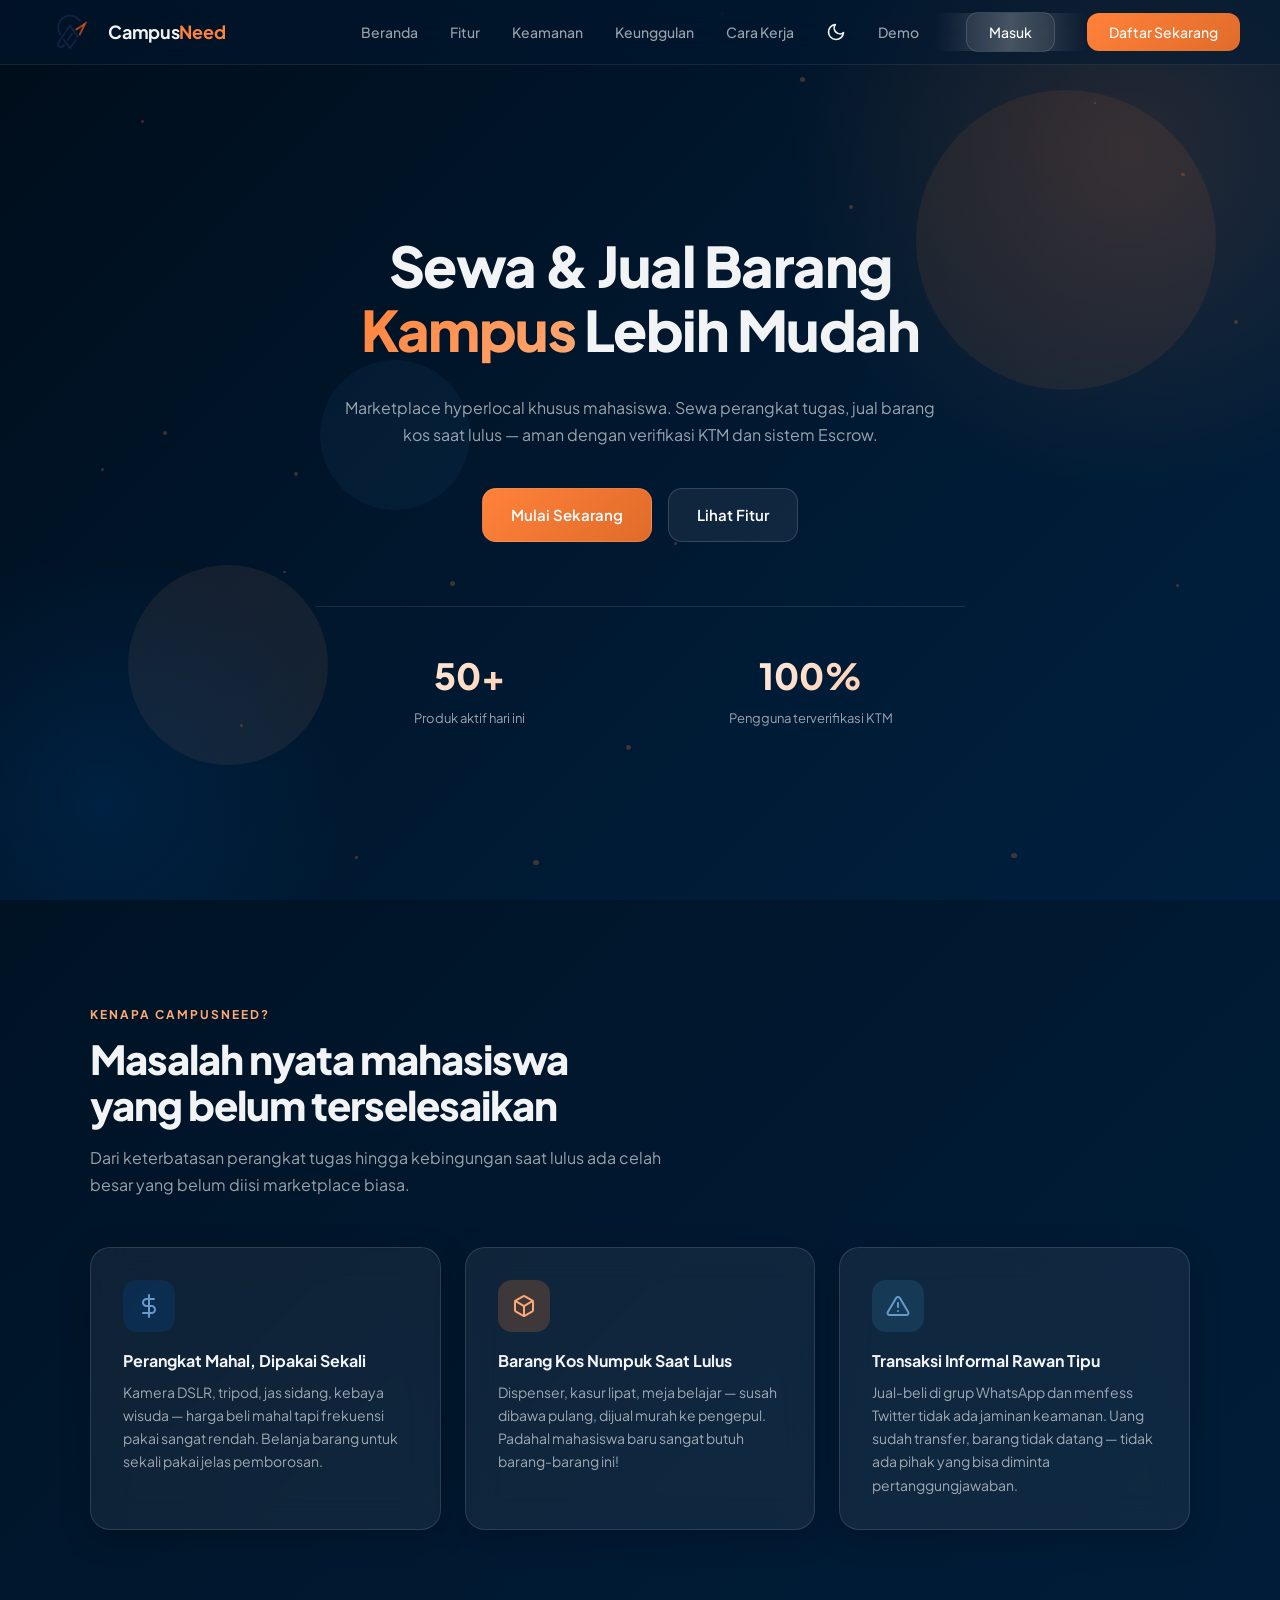
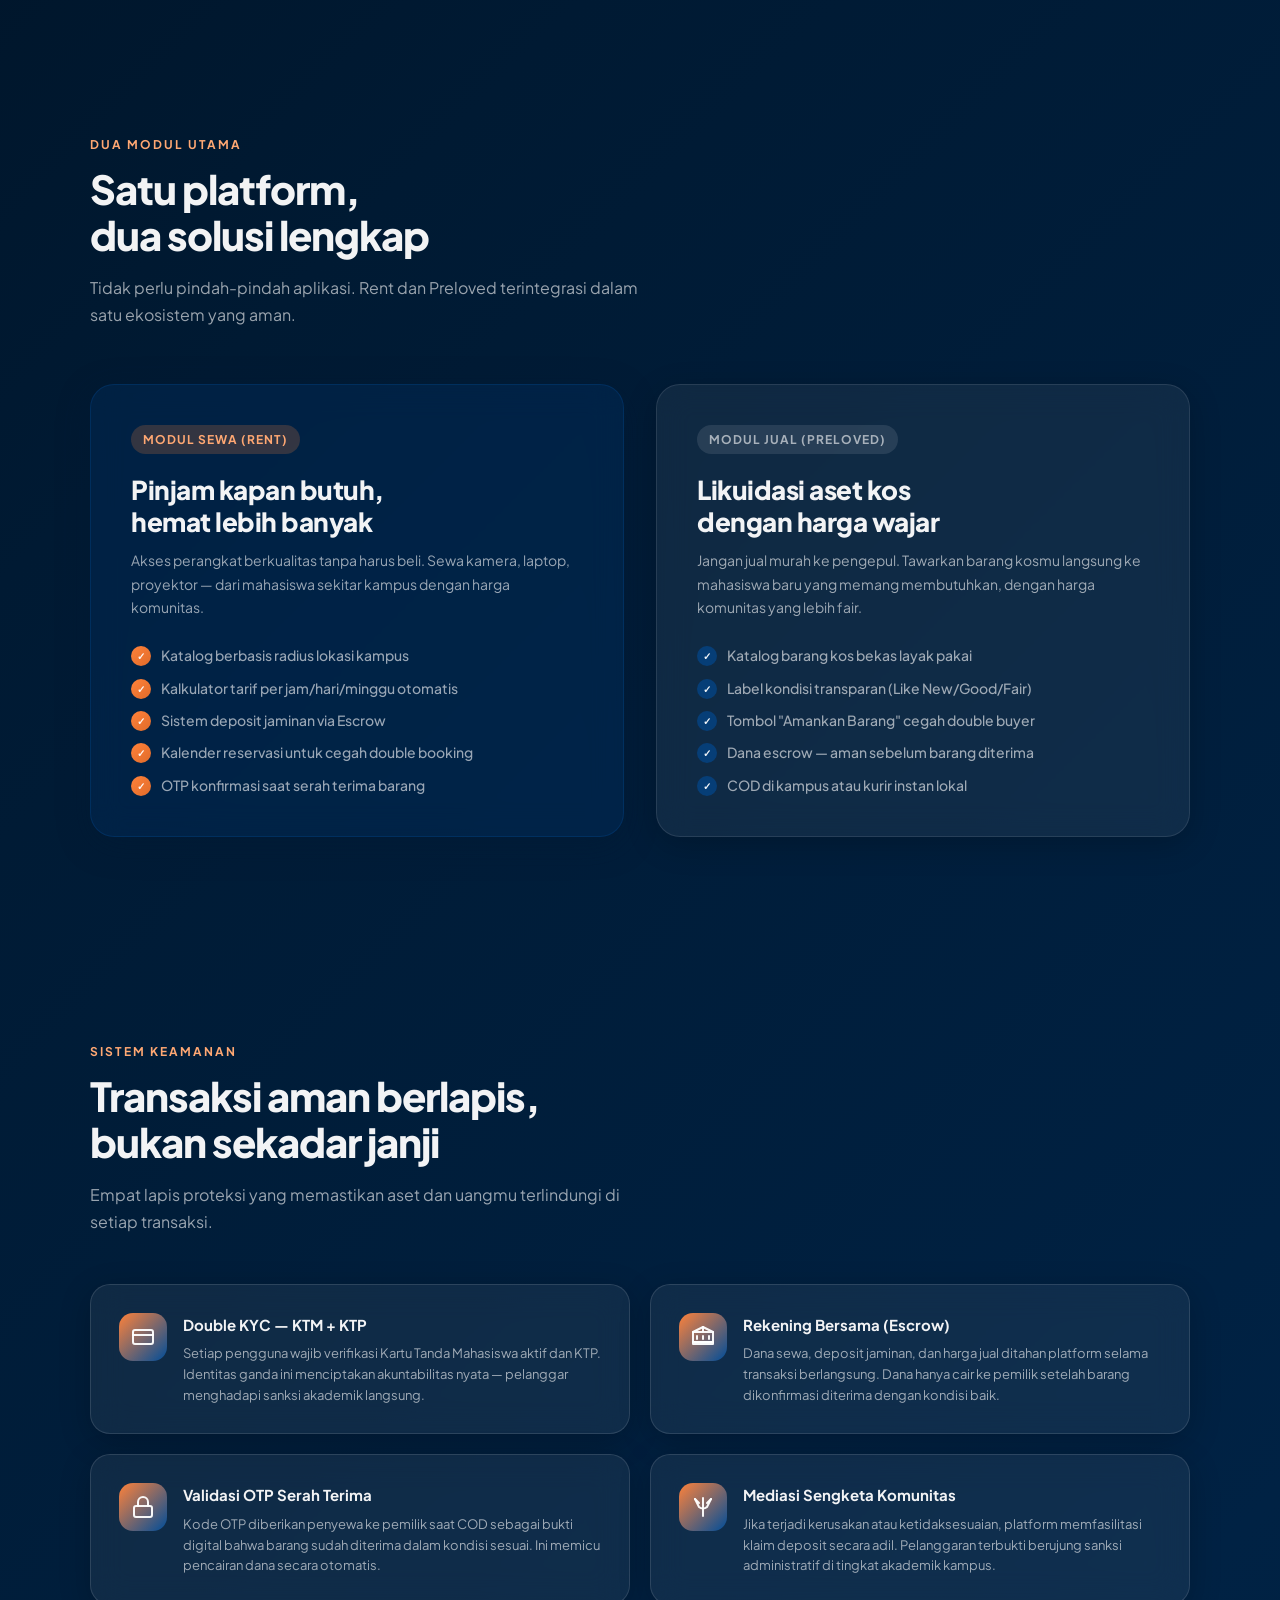
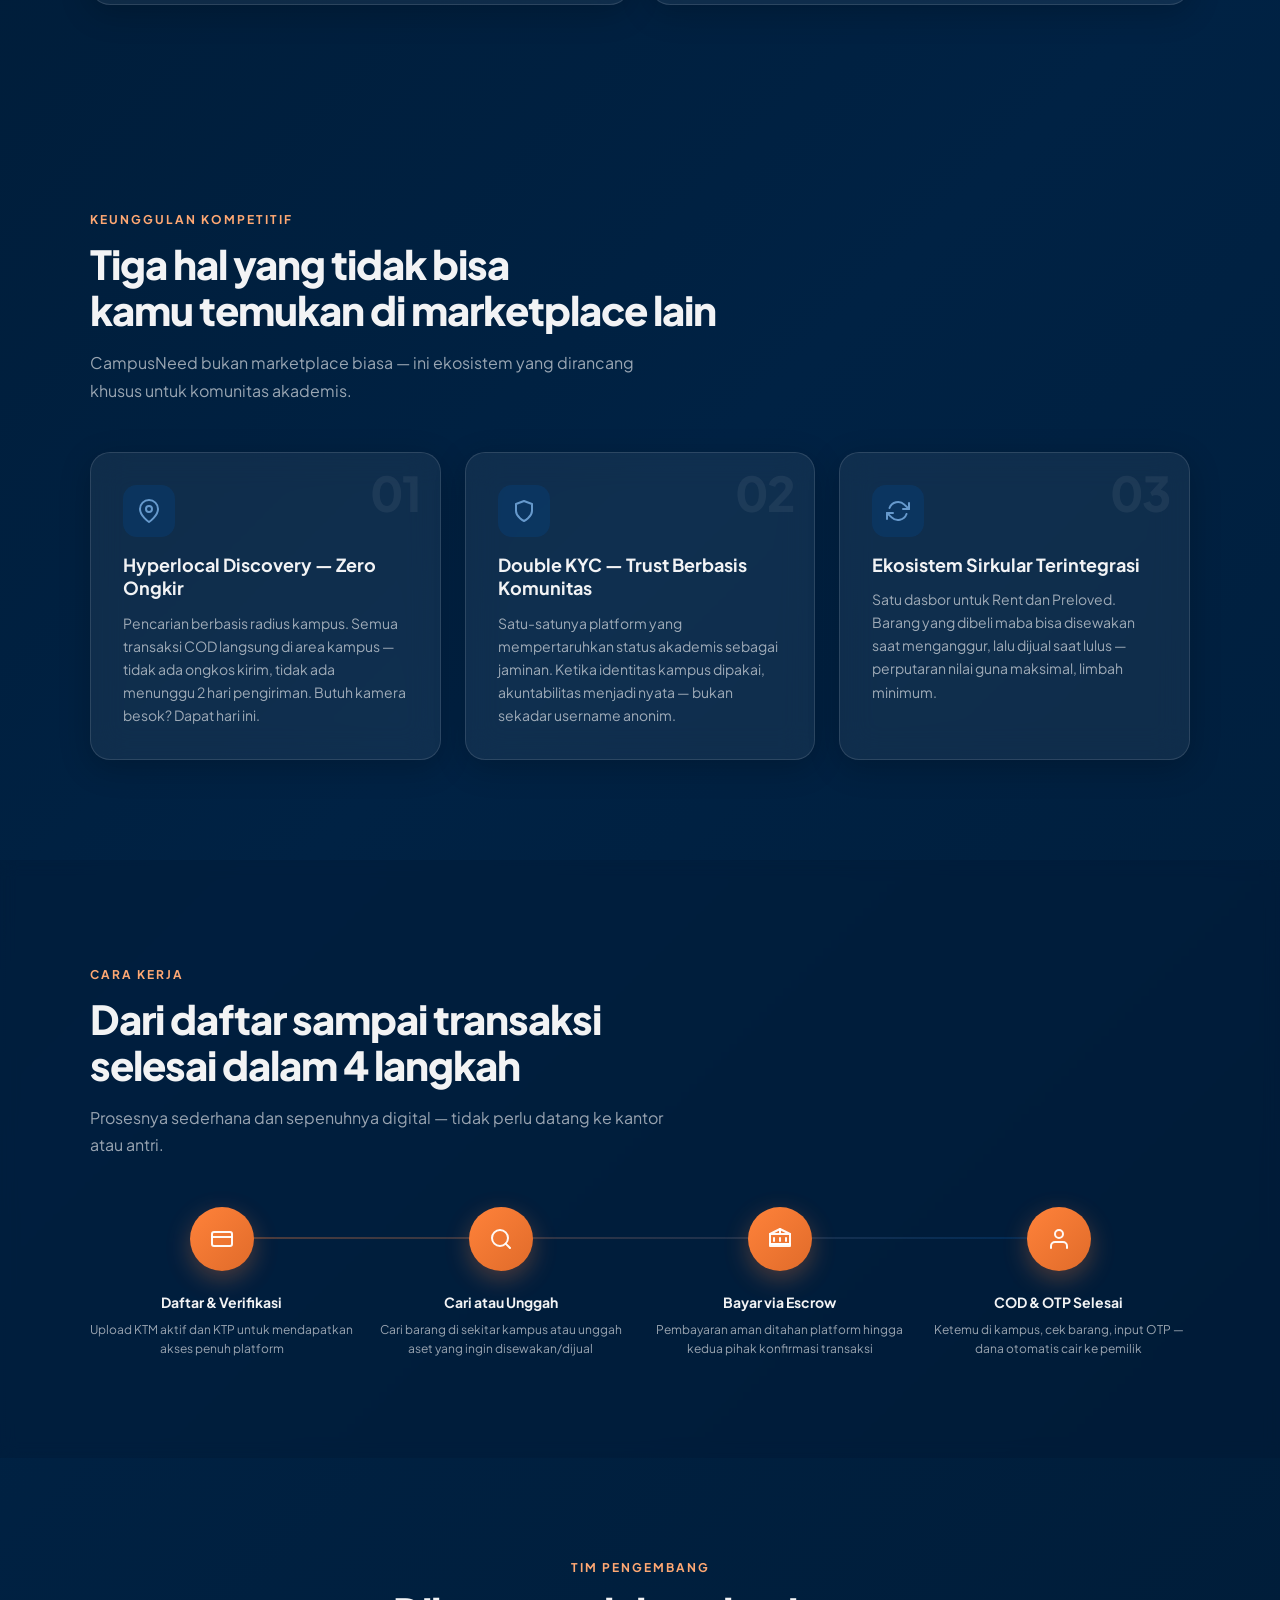
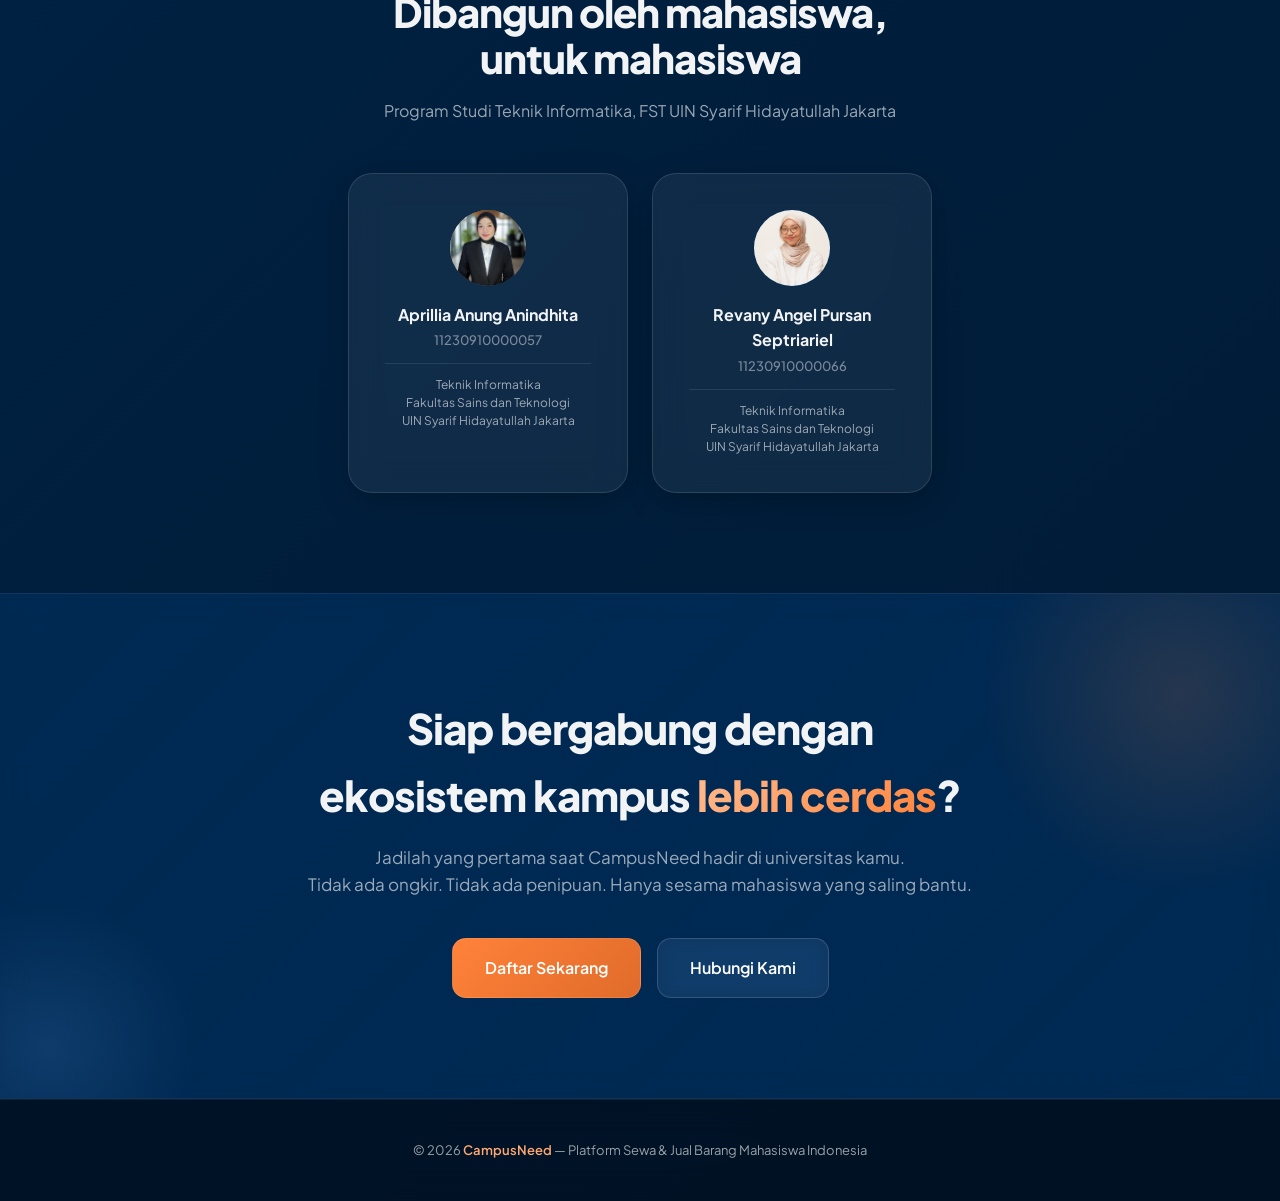
<file: index.html>
<!DOCTYPE html>
<html lang="id">

<head>
  <meta charset="UTF-8" />
  <meta name="viewport" content="width=device-width, initial-scale=1.0" />
  <title>CampusNeed — Platform Sewa & Jual Barang Mahasiswa</title>
  <meta name="description"
    content="Marketplace hyperlocal khusus mahasiswa UIN Jakarta. Sewa perangkat tugas, jual barang kos saat lulus — aman dengan verifikasi KTM dan sistem Escrow." />

  <!-- Google Fonts -->
  <link href="https://fonts.googleapis.com/css2?family=Plus+Jakarta+Sans:wght@400;500;600;700;800&display=swap"
    rel="stylesheet" />

  <!-- CSS Utama -->
  <link rel="stylesheet" href="style.css" />
</head>

<body>

  <!-- =====================================================
       NAVBAR
       ===================================================== -->
  <nav>
    <div class="nav-inner">

      <!-- Logo Menggunakan File Gambar Asli -->
      <a href="#" class="logo">
        <img src="logo-tr.png" alt="Logo CampusNeed" class="logo-img" />
        <span class="logo-text">Campus<span>Need</span></span>
      </a>

      <!-- Menu Navigasi -->
      <ul class="nav-links">
        <li><a href="#home">Beranda</a></li>
        <li><a href="#fitur">Fitur</a></li>
        <li><a href="#keamanan">Keamanan</a></li>
        <li><a href="#unggul">Keunggulan</a></li>
        <li><a href="#alur">Cara Kerja</a></li>
        <li>
          <button style="background:none; border:none; color:inherit; cursor:pointer; display:flex; align-items:center;" onclick="Theme.toggle()" title="Toggle Theme">
            <svg class="theme-icon" width="20" height="20" viewBox="0 0 24 24" fill="none" stroke="currentColor" stroke-width="2" stroke-linecap="round" stroke-linejoin="round"></svg>
          </button>
        </li>
        <li><a href="dashboard.html" style="font-size: 14px; font-weight: 500; color: var(--text-secondary); text-decoration: none; padding-right: 15px;">Demo</a></li>
        <li><a href="login.html" class="btn-login-nav">Masuk</a></li>
        <li><a href="daftar.html" onclick="window.location.href='daftar.html';" class="btn-nav">Daftar Sekarang</a>
        </li>
      </ul>

    </div>
  </nav>


  <!-- =====================================================
       HERO
       ===================================================== -->
  <section class="hero" id="home">
    <!-- Floating Shapes -->
    <div class="hero-floating-shapes">
      <div class="floating-shape"></div>
      <div class="floating-shape"></div>
      <div class="floating-shape"></div>
    </div>

    <div class="hero-inner">

      <div class="hero-content">
        <!-- Badge -->
        <!-- <div class="hero-badge">✨ Platform Mahasiswa UIN Jakarta</div> -->

        <h1>Sewa & Jual Barang <span>Kampus</span> Lebih Mudah</h1>

        <p>
          Marketplace hyperlocal khusus mahasiswa. Sewa perangkat
          tugas, jual barang kos saat lulus — aman dengan verifikasi KTM dan
          sistem Escrow.
        </p>

        <div class="hero-cta">
          <a href="daftar.html" onclick="window.location.href='daftar.html';" class="btn-primary">Mulai Sekarang</a>
          <a href="#fitur" class="btn-secondary">Lihat Fitur</a>
        </div>

        <!-- Stats with counter animation -->
        <div class="hero-stats-row">
          <div class="stat-item">
            <h3 data-target="50+">50+</h3>
            <p>Produk aktif hari ini</p>
          </div>
          <div class="stat-item">
            <h3 data-target="100%">100%</h3>
            <p>Pengguna terverifikasi KTM</p>
          </div>
          <!-- <div class="stat-item">
            <h3 data-target="0%">0%</h3>
            <p>Ongkir — COD di kampus</p>
          </div> -->
        </div>
      </div>

    </div>
  </section>


  <!-- =====================================================
       SECTION: MASALAH
       ===================================================== -->
  <section class="problem" id="masalah">
    <div class="section-inner">
      <div class="section-label">Kenapa CampusNeed?</div>
      <h2 class="section-title">Masalah nyata mahasiswa<br>yang belum terselesaikan</h2>
      <p class="section-sub">
        Dari keterbatasan perangkat tugas hingga kebingungan saat lulus
        ada celah besar yang belum diisi marketplace biasa.
      </p>

      <!-- Card masalah — diisi JavaScript -->
      <div class="problem-grid" id="problem-grid"></div>
    </div>
  </section>


  <!-- =====================================================
       SECTION: FITUR (Modul Rent & Sell)
       ===================================================== -->
  <section class="how" id="fitur">
    <div class="section-inner">
      <div class="section-label">Dua Modul Utama</div>
      <h2 class="section-title">Satu platform,<br>dua solusi lengkap</h2>
      <p class="section-sub">
        Tidak perlu pindah-pindah aplikasi. Rent dan Preloved terintegrasi
        dalam satu ekosistem yang aman.
      </p>

      <div class="modules-wrap">

        <!-- Card: Modul Sewa -->
        <div class="module-card rent reveal">
          <span class="module-tag">Modul Sewa (Rent)</span>
          <h3>Pinjam kapan butuh,<br>hemat lebih banyak</h3>
          <p>
            Akses perangkat berkualitas tanpa harus beli. Sewa kamera, laptop,
            proyektor — dari mahasiswa sekitar kampus dengan harga komunitas.
          </p>
          <!-- Fitur sewa — diisi JavaScript -->
          <ul class="feature-list" id="rent-features"></ul>
        </div>

        <!-- Card: Modul Jual -->
        <div class="module-card sell reveal">
          <span class="module-tag">Modul Jual (Preloved)</span>
          <h3>Likuidasi aset kos<br>dengan harga wajar</h3>
          <p>
            Jangan jual murah ke pengepul. Tawarkan barang kosmu langsung ke
            mahasiswa baru yang memang membutuhkan, dengan harga komunitas
            yang lebih fair.
          </p>
          <!-- Fitur jual — diisi JavaScript -->
          <ul class="feature-list" id="sell-features"></ul>
        </div>

      </div>
    </div>
  </section>


  <!-- =====================================================
       SECTION: KEAMANAN
       ===================================================== -->
  <section class="security" id="keamanan">
    <div class="section-inner">
      <div class="section-label">Sistem Keamanan</div>
      <h2 class="section-title">Transaksi aman berlapis,<br>bukan sekadar janji</h2>
      <p class="section-sub">
        Empat lapis proteksi yang memastikan aset dan uangmu
        terlindungi di setiap transaksi.
      </p>

      <!-- Card keamanan — diisi JavaScript -->
      <div class="security-grid" id="security-grid"></div>
    </div>
  </section>


  <!-- =====================================================
       SECTION: USP (Keunggulan Kompetitif)
       ===================================================== -->
  <section class="usp" id="unggul">
    <div class="section-inner">
      <div class="section-label">Keunggulan Kompetitif</div>
      <h2 class="section-title">Tiga hal yang tidak bisa<br>kamu temukan di marketplace lain</h2>
      <p class="section-sub">
        CampusNeed bukan marketplace biasa — ini ekosistem yang dirancang
        khusus untuk komunitas akademis.
      </p>

      <!-- Card USP — diisi JavaScript -->
      <div class="usp-grid" id="usp-grid"></div>
    </div>
  </section>


  <!-- =====================================================
       SECTION: ALUR / CARA KERJA
       ===================================================== -->
  <section class="flow" id="alur">
    <div class="section-inner">
      <div class="section-label">Cara Kerja</div>
      <h2 class="section-title">Dari daftar sampai transaksi<br>selesai dalam 4 langkah</h2>
      <p class="section-sub">
        Prosesnya sederhana dan sepenuhnya digital —
        tidak perlu datang ke kantor atau antri.
      </p>

      <!-- Langkah-langkah — diisi JavaScript -->
      <div class="flow-steps" id="flow-steps"></div>
    </div>
  </section>


  <!-- =====================================================
       SECTION: TIM
       ===================================================== -->
  <section class="team">
    <div class="section-inner">
      <div class="section-label" style="text-align: center; display: block;">Tim Pengembang</div>
      <h2 class="section-title" style="text-align: center;">
        Dibangun oleh mahasiswa,<br>untuk mahasiswa
      </h2>
      <p class="section-sub" style="text-align: center; margin: 0 auto 0; color: var(--text-secondary);">
        Program Studi Teknik Informatika, FST UIN Syarif Hidayatullah Jakarta
      </p>

      <!-- Card tim — diisi JavaScript -->
      <div class="team-grid" id="team-grid"></div>
    </div>
  </section>


  <!-- =====================================================
       SECTION: CTA (Call to Action)
       ===================================================== -->
  <section class="cta-section" id="daftar">
    <div style="position: relative; z-index: 1;">
      <h2>Siap bergabung dengan<br>ekosistem kampus <span>lebih cerdas</span>?</h2>
      <p>
        Jadilah yang pertama saat CampusNeed hadir di universitas kamu.<br>
        Tidak ada ongkir. Tidak ada penipuan. Hanya sesama mahasiswa yang saling bantu.
      </p>
      <div class="cta-btns">
        <a href="daftar.html" onclick="window.location.href='daftar.html';" class="btn-primary"
          style="font-size: 16px; padding: 16px 32px;">
          Daftar Sekarang
        </a>
        <a href="mailto:campusneed@example.com" class="btn-secondary" style="font-size: 16px; padding: 16px 32px;">
          Hubungi Kami
        </a>
      </div>
    </div>
  </section>


  <!-- =====================================================
       FOOTER — diisi JavaScript
       ===================================================== -->
  <footer id="footer-text"></footer>


  <!-- =====================================================
       SCRIPTS
       Urutan penting: data.js harus sebelum main.js
       ===================================================== -->
  <script src="data.js"></script>
  <script src="main.js"></script>

</body>

</html>
</file>
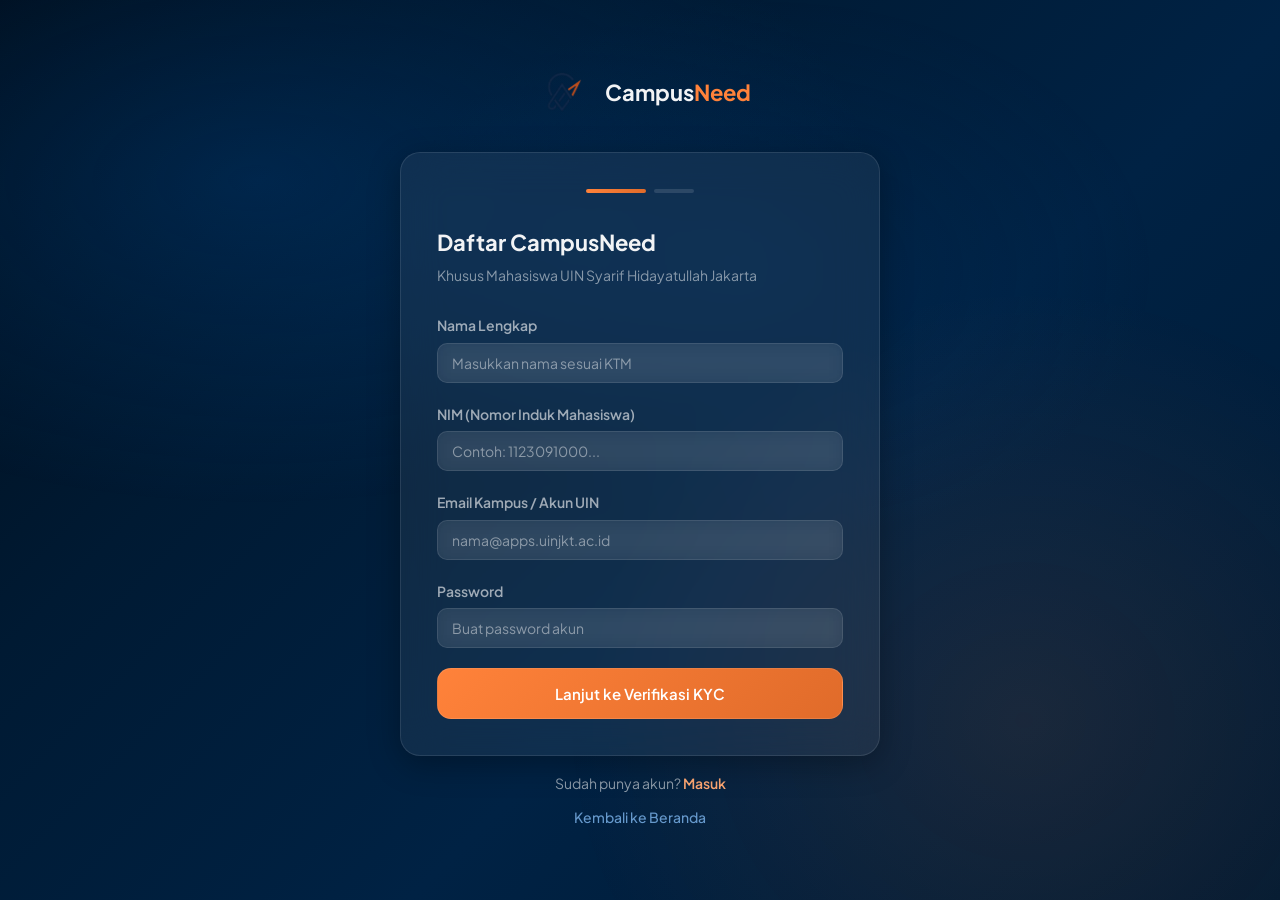
<file: daftar.html>
<!DOCTYPE html>
<html lang="id">
<head>
  <meta charset="UTF-8" />
  <meta name="viewport" content="width=device-width, initial-scale=1.0" />
  <title>Daftar Akun — CampusNeed</title>
  <link href="https://fonts.googleapis.com/css2?family=Plus+Jakarta+Sans:wght@400;500;600;700;800&display=swap" rel="stylesheet" />
  <link rel="stylesheet" href="dashboard-style.css" />
</head>
<body style="display: flex; justify-content: center; align-items: center; min-height: 100vh; padding: 20px; background: linear-gradient(135deg, #000d1a 0%, #001a33 30%, #002244 60%, #001a33 100%);">

  <div style="width: 100%; max-width: 480px; position: relative; z-index: 1;">
    <!-- Logo -->
    <div style="text-align: center; margin-bottom: 32px;">
      <a href="index.html" style="display: inline-flex; align-items: center; gap: 10px; text-decoration: none;">
        <img src="logo-tr.png" alt="CampusNeed" style="height: 42px;">
        <span style="font-size: 22px; font-weight: 700; color: rgba(255, 255, 255, 0.95);">Campus<span style="color: var(--orange-600);">Need</span></span>
      </a>
    </div>

    <div class="card" style="padding: 36px; background: rgba(255, 255, 255, 0.06); backdrop-filter: blur(20px); -webkit-backdrop-filter: blur(20px); border: 1px solid rgba(255, 255, 255, 0.1); box-shadow: 0 8px 32px rgba(0, 0, 0, 0.3);">
      <!-- Step Indicator -->
      <div class="step-indicator">
        <div class="step-dot active" id="dot1"></div>
        <div class="step-dot" id="dot2"></div>
      </div>

      <!-- Step 1: Data Diri -->
      <div class="form-step active" id="step1">
        <h2 style="font-size: 22px; font-weight: 700; color: rgba(255, 255, 255, 0.95); margin-bottom: 4px;">Daftar CampusNeed</h2>
        <p style="font-size: 14px; color: rgba(255, 255, 255, 0.5); margin-bottom: 28px;">Khusus Mahasiswa UIN Syarif Hidayatullah Jakarta</p>

        <div class="form-group">
          <label class="form-label" for="nama">Nama Lengkap</label>
          <input type="text" id="nama" class="form-input" placeholder="Masukkan nama sesuai KTM" required />
        </div>

        <div class="form-group">
          <label class="form-label" for="nim">NIM (Nomor Induk Mahasiswa)</label>
          <input type="text" id="nim" class="form-input" placeholder="Contoh: 1123091000..." required />
        </div>

        <div class="form-group">
          <label class="form-label" for="email">Email Kampus / Akun UIN</label>
          <input type="email" id="email" class="form-input" placeholder="nama@apps.uinjkt.ac.id" required />
        </div>

        <div class="form-group">
          <label class="form-label" for="password">Password</label>
          <input type="password" id="password" class="form-input" placeholder="Buat password akun" required />
        </div>

        <button type="button" class="btn btn-primary btn-block btn-lg" onclick="goToStep2()">Lanjut ke Verifikasi KYC</button>
      </div>

      <!-- Step 2: KYC Verification -->
      <div class="form-step" id="step2">
        <h2 style="font-size: 22px; font-weight: 700; color: rgba(255, 255, 255, 0.95); margin-bottom: 4px;">Verifikasi Identitas (KYC)</h2>
        <p style="font-size: 14px; color: rgba(255, 255, 255, 0.5); margin-bottom: 28px;">Upload foto KTP dan selfie dengan KTP untuk keamanan transaksi</p>

        <!-- Upload KTP -->
        <div class="form-group">
          <label class="form-label">Foto KTP</label>
          <div class="file-upload-area" id="ktpUploadArea" onclick="document.getElementById('ktpFile').click()">
            <input type="file" id="ktpFile" accept="image/*" style="display: none;" onchange="previewFile(this, 'ktpPreview', 'ktpUploadArea')" />
            <div class="file-upload-icon">
              <svg width="40" height="40" viewBox="0 0 24 24" fill="none" stroke="var(--slate-400)" stroke-width="1.5"><rect x="2" y="5" width="20" height="14" rx="2"/><line x1="2" y1="10" x2="22" y2="10"/></svg>
            </div>
            <div class="file-upload-text">Klik untuk upload <strong>foto KTP</strong></div>
            <p style="font-size: 12px; color: rgba(255, 255, 255, 0.35); margin-top: 4px;">JPG, PNG - Maks 5MB</p>
            <img id="ktpPreview" class="file-preview" style="display: none;" />
          </div>
        </div>

        <!-- Upload Selfie with KTP -->
        <div class="form-group">
          <label class="form-label">Selfie dengan KTP</label>
          <div class="file-upload-area" id="selfieUploadArea" onclick="document.getElementById('selfieFile').click()">
            <input type="file" id="selfieFile" accept="image/*" style="display: none;" onchange="previewFile(this, 'selfiePreview', 'selfieUploadArea')" />
            <div class="file-upload-icon">
              <svg width="40" height="40" viewBox="0 0 24 24" fill="none" stroke="var(--slate-400)" stroke-width="1.5"><path d="M20 21v-2a4 4 0 0 0-4-4H8a4 4 0 0 0-4 4v2"/><circle cx="12" cy="7" r="4"/></svg>
            </div>
            <div class="file-upload-text">Klik untuk upload <strong>selfie sambil pegang KTP</strong></div>
            <p style="font-size: 12px; color: rgba(255, 255, 255, 0.35); margin-top: 4px;">Pastikan wajah dan KTP terlihat jelas</p>
            <img id="selfiePreview" class="file-preview" style="display: none;" />
          </div>
        </div>

        <div style="display: flex; gap: 12px; margin-top: 8px;">
          <button type="button" class="btn btn-outline" style="flex: 1;" onclick="goToStep1()">Kembali</button>
          <button type="button" class="btn btn-primary btn-lg" style="flex: 2;" onclick="submitRegistration()">Daftar Sekarang</button>
        </div>
      </div>
    </div>

    <p style="text-align: center; margin-top: 16px; font-size: 14px; color: rgba(255, 255, 255, 0.55);">
      Sudah punya akun? <a href="login.html" style="color: var(--orange-400); font-weight: 600; text-decoration: none;">Masuk</a>
    </p>
    <a href="index.html" style="display: block; text-align: center; margin-top: 12px; color: var(--blue-300); text-decoration: none; font-size: 14px; font-weight: 500;">Kembali ke Beranda</a>
  </div>

  <!-- Toast Container -->
  <div class="toast-container"></div>

  <script>
    // Step navigation
    function goToStep2() {
      const nama = document.getElementById('nama').value.trim();
      const nim = document.getElementById('nim').value.trim();
      const email = document.getElementById('email').value.trim();
      const password = document.getElementById('password').value.trim();

      if (!nama || !nim || !email || !password) {
        showToastLocal('Harap lengkapi semua field', 'error');
        return;
      }

      document.getElementById('step1').classList.remove('active');
      document.getElementById('step2').classList.add('active');
      document.getElementById('dot1').classList.remove('active');
      document.getElementById('dot1').classList.add('done');
      document.getElementById('dot2').classList.add('active');
    }

    function goToStep1() {
      document.getElementById('step2').classList.remove('active');
      document.getElementById('step1').classList.add('active');
      document.getElementById('dot2').classList.remove('active');
      document.getElementById('dot1').classList.remove('done');
      document.getElementById('dot1').classList.add('active');
    }

    // File preview
    function previewFile(input, previewId, areaId) {
      const preview = document.getElementById(previewId);
      const area = document.getElementById(areaId);
      
      if (input.files && input.files[0]) {
        const reader = new FileReader();
        reader.onload = function(e) {
          preview.src = e.target.result;
          preview.style.display = 'block';
          area.classList.add('has-file');
        };
        reader.readAsDataURL(input.files[0]);
      }
    }

    // Submit registration
    function submitRegistration() {
      const ktpFile = document.getElementById('ktpFile').files[0];
      const selfieFile = document.getElementById('selfieFile').files[0];

      if (!ktpFile || !selfieFile) {
        showToastLocal('Harap upload foto KTP dan selfie dengan KTP', 'error');
        return;
      }

      // Save user data to localStorage
      const userData = {
        nama: document.getElementById('nama').value.trim(),
        nim: document.getElementById('nim').value.trim(),
        email: document.getElementById('email').value.trim(),
        verified: true,
        isSeller: false,
        registeredAt: new Date().toISOString()
      };

      localStorage.setItem('campusneed_user', JSON.stringify(userData));

      // Save password for login verification
      const password = document.getElementById('password').value.trim();
      localStorage.setItem('campusneed_password', password);

      showToastLocal('Pendaftaran berhasil! Akun Anda telah terverifikasi.', 'success');

      // Redirect to dashboard after short delay
      setTimeout(() => {
        window.location.href = 'dashboard.html';
      }, 1500);
    }

    // Inline toast (since app.js may not be loaded on this page)
    function showToastLocal(message, type = 'info') {
      let container = document.querySelector('.toast-container');
      if (!container) {
        container = document.createElement('div');
        container.className = 'toast-container';
        document.body.appendChild(container);
      }

      const colors = { success: '#16a34a', error: '#dc2626', info: '#2563eb' };
      const toast = document.createElement('div');
      toast.className = `toast toast-${type}`;
      toast.innerHTML = `
        <span style="font-size: 14px; font-weight: 500; color: var(--slate-800);">${message}</span>
        <button class="toast-close" onclick="this.parentElement.remove()" style="margin-left: auto; background: none; border: none; cursor: pointer; color: var(--slate-400); padding: 4px;">&#10005;</button>
      `;
      container.appendChild(toast);
      setTimeout(() => { toast.style.opacity = '0'; setTimeout(() => toast.remove(), 300); }, 3000);
    }
  </script>

</body>
</html>
</file>
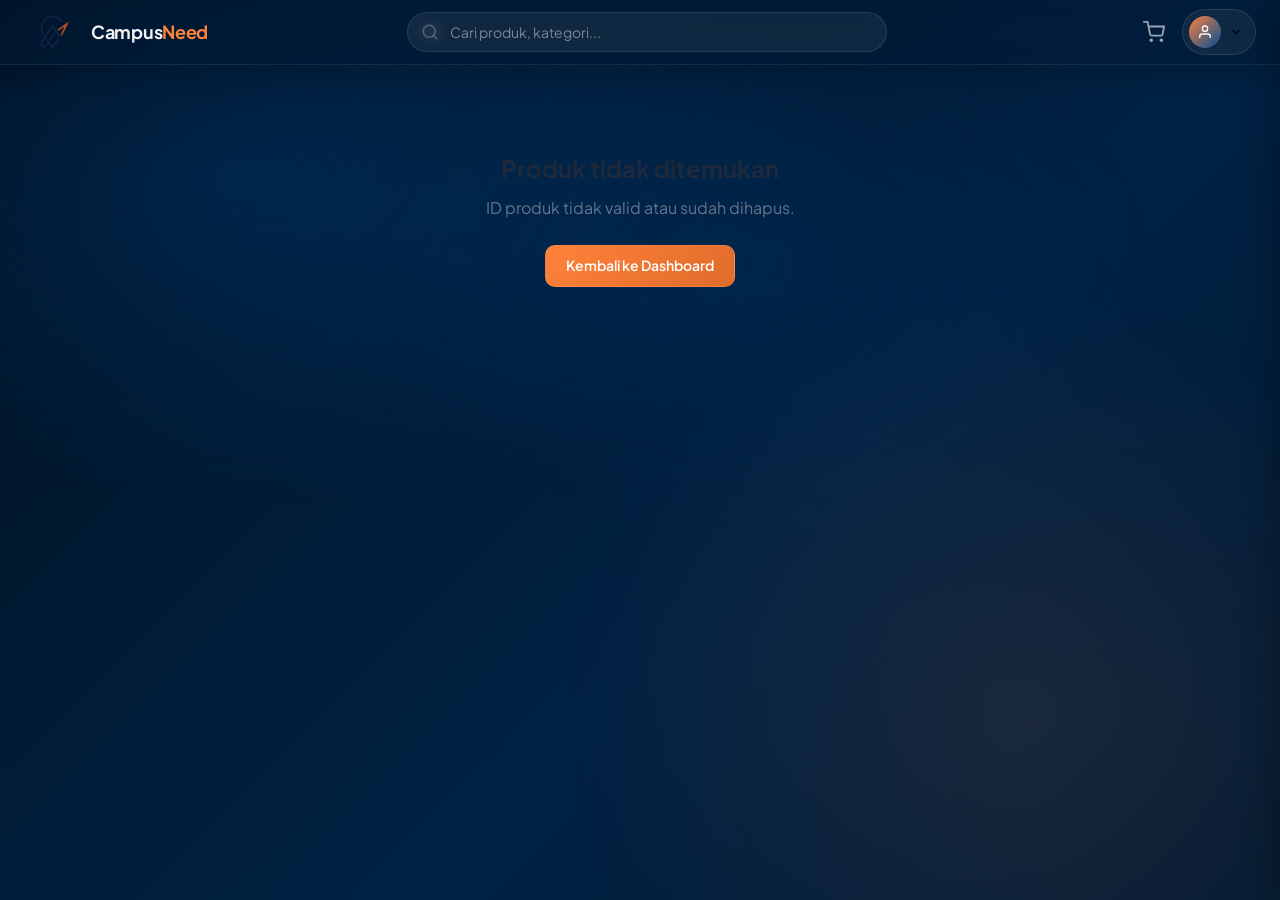
<file: detail-produk.html>
<!DOCTYPE html>
<html lang="id">

<head>
  <meta charset="UTF-8">
  <meta name="viewport" content="width=device-width, initial-scale=1.0">
  <title>Detail Produk — CampusNeed</title>
  <link href="https://fonts.googleapis.com/css2?family=Plus+Jakarta+Sans:wght@400;500;600;700;800&display=swap"
    rel="stylesheet" />
  <link rel="stylesheet" href="dashboard-style.css" />
</head>

<body>

  <div id="navbarMount"></div>

  <div class="app-container">
    <div id="detailContent">
      <div style="text-align:center; padding: 60px; color: var(--slate-400);">Memuat produk...</div>
    </div>
  </div>

  <div id="cartMount"></div>
  <div id="chatMount"></div>

  <script src="app.js"></script>
  <script>
    document.addEventListener('DOMContentLoaded', () => {
      document.getElementById('navbarMount').innerHTML = renderAppNavbar();
      document.getElementById('cartMount').innerHTML = renderCartSidebar();

      const params = new URLSearchParams(window.location.search);
      const id = params.get('id');

      // Check seller listings first
      let product = ProductData.getById(id);
      if (!product) {
        const sellerListings = JSON.parse(localStorage.getItem('campusneed_seller_listings') || '[]');
        product = sellerListings.find(p => p.id === id);
      }

      if (!product) {
        document.getElementById('detailContent').innerHTML = `
          <div style="text-align:center; padding: 60px;">
            <h2 style="color: var(--slate-800); margin-bottom: 8px;">Produk tidak ditemukan</h2>
            <p style="color: var(--slate-500); margin-bottom: 24px;">ID produk tidak valid atau sudah dihapus.</p>
            <a href="dashboard.html" class="btn btn-primary">Kembali ke Dashboard</a>
          </div>
        `;
        return;
      }

      const reviews = SellerReviews.getForSeller(product.owner);
      const avgRating = SellerReviews.getAverageRating(product.owner);

      document.title = `${product.name} — CampusNeed`;

      document.getElementById('detailContent').innerHTML = `
        <div style="margin-bottom: 16px;">
          <a href="javascript:history.back()" style="display: inline-flex; align-items: center; gap: 6px; color: var(--slate-500); font-size: 14px; font-weight: 500; transition: color 0.2s;">
            <svg width="16" height="16" viewBox="0 0 24 24" fill="none" stroke="currentColor" stroke-width="2"><polyline points="15 18 9 12 15 6"/></svg>
            Kembali
          </a>
        </div>

        <div class="detail-layout">
          <div class="detail-gallery">
            <img src="${product.image}" alt="${product.name}" onerror="this.src='https://placehold.co/400x400/e2e8f0/94a3b8?text=No+Image'">
          </div>

          <div class="detail-info">
            <div style="display: flex; align-items: center; gap: 8px; margin-bottom: 12px;">
              <span class="badge ${product.type === 'sewa' ? 'badge-blue' : 'badge-purple'}">${product.type === 'sewa' ? 'Sewa' : 'Preloved'}</span>
              ${product.cod ? '<span class="badge badge-green">COD Tersedia</span>' : ''}
              ${product.verified ? '<span class="badge badge-green">Terverifikasi</span>' : ''}
            </div>

            <h1>${product.name}</h1>
            <div class="detail-price">
              Rp${product.price.toLocaleString('id-ID')}
              ${product.priceUnit ? `<small>${product.priceUnit}</small>` : ''}
            </div>

            <div class="detail-desc">${product.desc || 'Tidak ada deskripsi.'}</div>

            <div class="detail-meta-row">
              <svg width="16" height="16" viewBox="0 0 24 24" fill="none" stroke="currentColor" stroke-width="2"><path d="M20 21v-2a4 4 0 0 0-4-4H8a4 4 0 0 0-4 4v2"/><circle cx="12" cy="7" r="4"/></svg>
              <strong>Pemilik:</strong> ${product.owner}
            </div>
            <div class="detail-meta-row">
              <svg width="16" height="16" viewBox="0 0 24 24" fill="none" stroke="currentColor" stroke-width="2"><path d="M21 10c0 7-9 13-9 13s-9-6-9-13a9 9 0 0 1 18 0z"/><circle cx="12" cy="10" r="3"/></svg>
              <strong>Lokasi:</strong> ${product.location || 'Sekitar kampus'}
            </div>
            ${product.condition ? `
            <div class="detail-meta-row">
              <svg width="16" height="16" viewBox="0 0 24 24" fill="none" stroke="currentColor" stroke-width="2"><path d="M12 22s8-4 8-10V5l-8-3-8 3v7c0 6 8 10 8 10z"/></svg>
              <strong>Kondisi:</strong> ${product.condition}
            </div>
            ` : ''}
            <div class="detail-meta-row">
              <svg width="16" height="16" viewBox="0 0 24 24" fill="none" stroke="#f59e0b" stroke-width="2" fill="#f59e0b"><polygon points="12 2 15.09 8.26 22 9.27 17 14.14 18.18 21.02 12 17.77 5.82 21.02 7 14.14 2 9.27 8.91 8.26 12 2"/></svg>
              <strong>Rating:</strong> ${avgRating} / 5.0 (${reviews.length} ulasan)
            </div>

            ${product.type === 'sewa' ? `
            <div style="margin-top: 16px;">
              <label class="form-label">Durasi Sewa (hari)</label>
              <div class="stepper">
                <button onclick="updateDays(-1)">−</button>
                <input type="number" id="daysInput" value="1" min="1" max="30" onchange="updateDays(0)">
                <button onclick="updateDays(1)">+</button>
              </div>
              <div style="font-size: 14px; color: var(--slate-500);" id="totalCalc">
                Total: Rp${product.price.toLocaleString('id-ID')}
              </div>
            </div>
            ` : ''}

            <div class="detail-actions">
              <button class="btn btn-primary btn-lg" onclick="addToCart()" style="flex: 1;">
                <svg width="18" height="18" viewBox="0 0 24 24" fill="none" stroke="currentColor" stroke-width="2"><circle cx="9" cy="21" r="1"/><circle cx="20" cy="21" r="1"/><path d="M1 1h4l2.68 13.39a2 2 0 0 0 2 1.61h9.72a2 2 0 0 0 2-1.61L23 6H6"/></svg>
                Keranjang
              </button>
              <button class="btn btn-secondary btn-lg" onclick="openChatModal('${product.owner}')" style="flex: 1;">
                <svg width="18" height="18" viewBox="0 0 24 24" fill="none" stroke="currentColor" stroke-width="2"><path d="M21 15a2 2 0 0 1-2 2H7l-4 4V5a2 2 0 0 1 2-2h14a2 2 0 0 1 2 2z"/></svg>
                Chat Penjual
              </button>
            </div>
          </div>
        </div>

        <!-- Reviews Section -->
        <div class="reviews-section">
          <h2 style="font-size: 20px; font-weight: 700; color: var(--slate-900); margin-bottom: 16px;">
            Ulasan Penjual
            <span style="font-size: 14px; font-weight: 500; color: var(--slate-500); margin-left: 8px;">
              ⭐ ${avgRating} (${reviews.length} ulasan)
            </span>
          </h2>
          ${reviews.map((r, i) => `
            <div class="review-card" style="animation-delay: ${i * 0.1}s">
              <div class="review-avatar">${r.user.substring(0, 2).toUpperCase()}</div>
              <div class="review-content">
                <div class="review-header">
                  <span class="review-user">${r.user}</span>
                  <span class="review-date">${r.date}</span>
                </div>
                <div class="review-stars">
                  ${Array(5).fill(0).map((_, i) => i < r.rating
        ? '<svg width="14" height="14" viewBox="0 0 24 24" fill="#f59e0b" stroke="#f59e0b" stroke-width="1"><polygon points="12 2 15.09 8.26 22 9.27 17 14.14 18.18 21.02 12 17.77 5.82 21.02 7 14.14 2 9.27 8.91 8.26 12 2"/></svg>'
        : '<svg width="14" height="14" viewBox="0 0 24 24" fill="none" stroke="#cbd5e1" stroke-width="1"><polygon points="12 2 15.09 8.26 22 9.27 17 14.14 18.18 21.02 12 17.77 5.82 21.02 7 14.14 2 9.27 8.91 8.26 12 2"/></svg>'
      ).join('')}
                </div>
                <div class="review-text">${r.text}</div>
              </div>
            </div>
          `).join('')}
        </div>
      `;

      // Store product for addToCart
      window._currentProduct = product;
    });

    function updateDays(delta) {
      const input = document.getElementById('daysInput');
      let val = parseInt(input.value) || 1;
      val = Math.max(1, Math.min(30, val + delta));
      input.value = val;
      const price = window._currentProduct.price;
      document.getElementById('totalCalc').textContent =
        'Total: Rp' + (price * val).toLocaleString('id-ID');
    }

    function addToCart() {
      const product = window._currentProduct;
      if (!product) return;

      const days = product.type === 'sewa'
        ? parseInt(document.getElementById('daysInput')?.value || 1)
        : null;

      Cart.addItem({
        id: product.id,
        name: product.name,
        price: product.price,
        image: product.image,
        type: product.type,
        qty: 1,
        days: days,
        owner: product.owner,
        priceUnit: product.priceUnit || '',
        cod: product.cod || false
      });
    }
  </script>

</body>

</html>
</file>
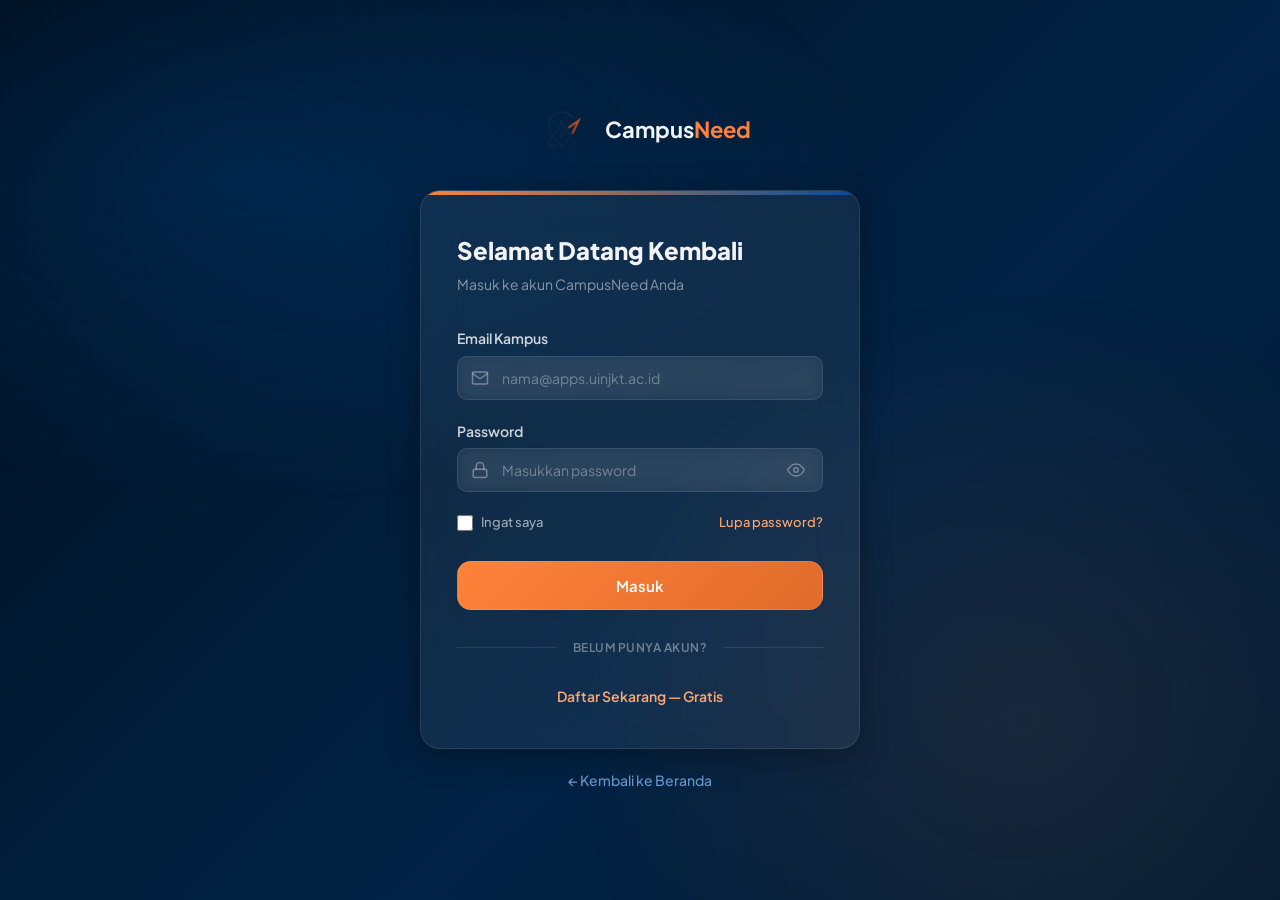
<file: login.html>
<!DOCTYPE html>
<html lang="id">
<head>
  <meta charset="UTF-8" />
  <meta name="viewport" content="width=device-width, initial-scale=1.0" />
  <title>Masuk — CampusNeed</title>
  <meta name="description" content="Masuk ke akun CampusNeed Anda. Marketplace sewa dan jual barang khusus mahasiswa." />
  <link href="https://fonts.googleapis.com/css2?family=Plus+Jakarta+Sans:wght@400;500;600;700;800&display=swap" rel="stylesheet" />
  <link rel="stylesheet" href="dashboard-style.css" />
  <style>
    body {
      display: flex;
      justify-content: center;
      align-items: center;
      min-height: 100vh;
      padding: 20px;
      background: linear-gradient(135deg, #000d1a 0%, #001a33 30%, #002244 60%, #001a33 100%);
    }

    body::before {
      content: '';
      position: fixed;
      top: 0; left: 0; right: 0; bottom: 0;
      background:
        radial-gradient(ellipse 80% 60% at 20% 20%, rgba(0, 77, 153, 0.3) 0%, transparent 60%),
        radial-gradient(ellipse 60% 80% at 80% 80%, rgba(255, 130, 58, 0.1) 0%, transparent 60%);
      pointer-events: none;
      z-index: 0;
    }

    .login-wrapper {
      width: 100%;
      max-width: 440px;
      animation: fadeInUp 0.6s ease-out;
      position: relative;
      z-index: 1;
    }

    .login-logo {
      text-align: center;
      margin-bottom: 32px;
    }

    .login-logo a {
      display: inline-flex;
      align-items: center;
      gap: 10px;
      text-decoration: none;
    }

    .login-logo img {
      height: 42px;
    }

    .login-logo-text {
      font-size: 22px;
      font-weight: 700;
      color: rgba(255, 255, 255, 0.95);
    }

    .login-logo-text span {
      color: var(--orange-600);
    }

    .login-card {
      background: rgba(255, 255, 255, 0.06);
      backdrop-filter: blur(20px);
      -webkit-backdrop-filter: blur(20px);
      border: 1px solid rgba(255, 255, 255, 0.1);
      border-radius: var(--radius-xl);
      padding: 40px 36px;
      box-shadow: 0 8px 32px rgba(0, 0, 0, 0.3);
      position: relative;
      overflow: hidden;
    }

    .login-card::before {
      content: '';
      position: absolute;
      top: 0;
      left: 0;
      right: 0;
      height: 4px;
      background: linear-gradient(90deg, var(--orange-600), var(--blue-600));
    }

    .login-title {
      font-size: 24px;
      font-weight: 800;
      color: rgba(255, 255, 255, 0.95);
      margin-bottom: 4px;
    }

    .login-subtitle {
      font-size: 14px;
      color: rgba(255, 255, 255, 0.5);
      margin-bottom: 32px;
    }

    .form-group {
      margin-bottom: 20px;
    }

    .form-group:last-of-type {
      margin-bottom: 8px;
    }

    .form-label {
      display: block;
      font-weight: 600;
      font-size: 14px;
      margin-bottom: 6px;
      color: rgba(255, 255, 255, 0.8);
    }

    .form-input {
      width: 100%;
      padding: 12px 16px;
      border: 1px solid rgba(255, 255, 255, 0.1);
      border-radius: var(--radius-md);
      font-family: inherit;
      font-size: 14px;
      color: rgba(255, 255, 255, 0.9);
      background: rgba(255, 255, 255, 0.06);
      transition: all 0.3s;
      outline: none;
      backdrop-filter: blur(8px);
    }

    .form-input:focus {
      border-color: rgba(255, 130, 58, 0.5);
      box-shadow: 0 0 0 4px rgba(255, 130, 58, 0.1);
      background: rgba(255, 255, 255, 0.1);
    }

    .form-input::placeholder {
      color: rgba(255, 255, 255, 0.35);
    }

    .input-icon-wrap {
      position: relative;
    }

    .input-icon-wrap .form-input {
      padding-left: 44px;
    }

    .input-icon {
      position: absolute;
      left: 14px;
      top: 50%;
      transform: translateY(-50%);
      color: rgba(255, 255, 255, 0.35);
      pointer-events: none;
      transition: color 0.3s;
    }

    .input-icon-wrap .form-input:focus ~ .input-icon,
    .input-icon-wrap .form-input:focus + .input-icon {
      color: var(--orange-600);
    }

    .password-toggle {
      position: absolute;
      right: 14px;
      top: 50%;
      transform: translateY(-50%);
      background: none;
      border: none;
      color: rgba(255, 255, 255, 0.35);
      cursor: pointer;
      padding: 4px;
      display: flex;
      align-items: center;
      justify-content: center;
      transition: color 0.3s;
    }

    .password-toggle:hover {
      color: var(--orange-600);
    }

    .remember-row {
      display: flex;
      align-items: center;
      justify-content: space-between;
      margin: 20px 0 28px;
    }

    .remember-label {
      display: flex;
      align-items: center;
      gap: 8px;
      cursor: pointer;
      font-size: 13px;
      color: rgba(255, 255, 255, 0.6);
      font-weight: 500;
    }

    .remember-label input[type="checkbox"] {
      width: 16px;
      height: 16px;
      accent-color: var(--orange-600);
      cursor: pointer;
    }

    .forgot-link {
      font-size: 13px;
      font-weight: 500;
      color: var(--orange-400);
      text-decoration: none;
      transition: color 0.3s;
    }

    .forgot-link:hover {
      color: var(--orange-600);
    }

    .btn-login {
      width: 100%;
      padding: 14px 28px;
      border: none;
      border-radius: var(--radius-lg);
      background: linear-gradient(135deg, var(--orange-600), #e06b2a);
      color: white;
      font-family: inherit;
      font-size: 15px;
      font-weight: 600;
      cursor: pointer;
      transition: all 0.4s cubic-bezier(0.16, 1, 0.3, 1);
      position: relative;
      overflow: hidden;
      border: 1px solid rgba(255, 255, 255, 0.1);
    }

    .btn-login::before {
      content: '';
      position: absolute;
      top: 0;
      left: -100%;
      width: 100%;
      height: 100%;
      background: linear-gradient(90deg, transparent, rgba(255, 255, 255, 0.2), transparent);
      transition: left 0.6s;
    }

    .btn-login:hover::before {
      left: 100%;
    }

    .btn-login:hover {
      transform: translateY(-2px);
      box-shadow: 0 12px 32px rgba(255, 130, 58, 0.4);
    }

    .btn-login:active {
      transform: translateY(0);
    }

    .divider {
      display: flex;
      align-items: center;
      gap: 16px;
      margin: 28px 0;
    }

    .divider::before,
    .divider::after {
      content: '';
      flex: 1;
      height: 1px;
      background: rgba(255, 255, 255, 0.1);
    }

    .divider span {
      font-size: 12px;
      font-weight: 600;
      color: rgba(255, 255, 255, 0.4);
      text-transform: uppercase;
      letter-spacing: 0.5px;
      white-space: nowrap;
    }

    .register-link {
      text-align: center;
      font-size: 14px;
      color: rgba(255, 255, 255, 0.55);
    }

    .register-link a {
      color: var(--orange-400);
      font-weight: 600;
      text-decoration: none;
      transition: color 0.3s;
    }

    .register-link a:hover {
      color: var(--orange-600);
      text-decoration: underline;
    }

    .back-link {
      display: block;
      text-align: center;
      margin-top: 20px;
      color: var(--blue-300);
      text-decoration: none;
      font-size: 14px;
      font-weight: 500;
      transition: color 0.3s;
    }

    .back-link:hover {
      color: rgba(255, 255, 255, 0.9);
    }

    /* Error shake animation */
    @keyframes shake {
      0%, 100% { transform: translateX(0); }
      25% { transform: translateX(-8px); }
      75% { transform: translateX(8px); }
    }

    .shake {
      animation: shake 0.4s ease;
    }

    .form-error {
      font-size: 12px;
      color: #f87171;
      margin-top: 6px;
      display: none;
    }
  </style>
</head>
<body>

  <div class="login-wrapper">
    <!-- Logo -->
    <div class="login-logo">
      <a href="index.html">
        <img src="logo-tr.png" alt="CampusNeed" />
        <span class="login-logo-text">Campus<span>Need</span></span>
      </a>
    </div>

    <!-- Login Card -->
    <div class="login-card" id="loginCard">
      <h2 class="login-title">Selamat Datang Kembali</h2>
      <p class="login-subtitle">Masuk ke akun CampusNeed Anda</p>

      <form id="loginForm" onsubmit="handleLogin(event)">
        <!-- Email -->
        <div class="form-group">
          <label class="form-label" for="loginEmail">Email Kampus</label>
          <div class="input-icon-wrap">
            <input type="email" id="loginEmail" class="form-input" placeholder="nama@apps.uinjkt.ac.id" required autocomplete="email" />
            <svg class="input-icon" width="18" height="18" viewBox="0 0 24 24" fill="none" stroke="currentColor" stroke-width="2" stroke-linecap="round" stroke-linejoin="round">
              <path d="M4 4h16c1.1 0 2 .9 2 2v12c0 1.1-.9 2-2 2H4c-1.1 0-2-.9-2-2V6c0-1.1.9-2 2-2z"/><polyline points="22,6 12,13 2,6"/>
            </svg>
          </div>
          <p class="form-error" id="emailError">Email tidak ditemukan</p>
        </div>

        <!-- Password -->
        <div class="form-group">
          <label class="form-label" for="loginPassword">Password</label>
          <div class="input-icon-wrap">
            <input type="password" id="loginPassword" class="form-input" placeholder="Masukkan password" required autocomplete="current-password" style="padding-right: 44px;" />
            <svg class="input-icon" width="18" height="18" viewBox="0 0 24 24" fill="none" stroke="currentColor" stroke-width="2" stroke-linecap="round" stroke-linejoin="round">
              <rect x="3" y="11" width="18" height="11" rx="2" ry="2"/><path d="M7 11V7a5 5 0 0 1 10 0v4"/>
            </svg>
            <button type="button" class="password-toggle" onclick="togglePassword()" id="togglePwdBtn" title="Tampilkan password">
              <svg width="18" height="18" viewBox="0 0 24 24" fill="none" stroke="currentColor" stroke-width="2" stroke-linecap="round" stroke-linejoin="round" id="eyeIcon">
                <path d="M1 12s4-8 11-8 11 8 11 8-4 8-11 8-11-8-11-8z"/><circle cx="12" cy="12" r="3"/>
              </svg>
            </button>
          </div>
          <p class="form-error" id="passwordError">Password salah</p>
        </div>

        <!-- Remember + Forgot -->
        <div class="remember-row">
          <label class="remember-label">
            <input type="checkbox" id="rememberMe" />
            Ingat saya
          </label>
          <a href="#" class="forgot-link" onclick="showForgotMessage(event)">Lupa password?</a>
        </div>

        <!-- Submit -->
        <button type="submit" class="btn-login" id="loginBtn">Masuk</button>
      </form>

      <!-- Divider -->
      <div class="divider">
        <span>Belum punya akun?</span>
      </div>

      <!-- Register Link -->
      <div class="register-link">
        <a href="daftar.html">Daftar Sekarang — Gratis</a>
      </div>
    </div>

    <a href="index.html" class="back-link">← Kembali ke Beranda</a>
  </div>

  <!-- Toast Container -->
  <div class="toast-container"></div>

  <script>
    // Check if user is already logged in
    (function checkLoggedIn() {
      const userData = localStorage.getItem('campusneed_user');
      if (userData) {
        const user = JSON.parse(userData);
        if (user && user.nama) {
          // Already logged in — redirect to dashboard
          window.location.href = 'dashboard.html';
        }
      }
    })();

    // Toggle password visibility
    function togglePassword() {
      const input = document.getElementById('loginPassword');
      const icon = document.getElementById('eyeIcon');
      if (input.type === 'password') {
        input.type = 'text';
        icon.innerHTML = '<path d="M17.94 17.94A10.07 10.07 0 0 1 12 20c-7 0-11-8-11-8a18.45 18.45 0 0 1 5.06-5.94M9.9 4.24A9.12 9.12 0 0 1 12 4c7 0 11 8 11 8a18.5 18.5 0 0 1-2.16 3.19m-6.72-1.07a3 3 0 1 1-4.24-4.24"/><line x1="1" y1="1" x2="23" y2="23"/>';
      } else {
        input.type = 'password';
        icon.innerHTML = '<path d="M1 12s4-8 11-8 11 8 11 8-4 8-11 8-11-8-11-8z"/><circle cx="12" cy="12" r="3"/>';
      }
    }

    // Handle login
    function handleLogin(e) {
      e.preventDefault();

      const email = document.getElementById('loginEmail').value.trim();
      const password = document.getElementById('loginPassword').value.trim();
      const card = document.getElementById('loginCard');

      // Reset errors
      document.getElementById('emailError').style.display = 'none';
      document.getElementById('passwordError').style.display = 'none';

      if (!email || !password) {
        showToastLocal('Harap isi email dan password', 'error');
        return;
      }

      // Check stored user data
      const storedUser = localStorage.getItem('campusneed_user');
      const storedPassword = localStorage.getItem('campusneed_password');

      if (!storedUser) {
        document.getElementById('emailError').textContent = 'Akun tidak ditemukan. Silakan daftar terlebih dahulu.';
        document.getElementById('emailError').style.display = 'block';
        card.classList.add('shake');
        setTimeout(() => card.classList.remove('shake'), 400);
        return;
      }

      const userData = JSON.parse(storedUser);

      // Check email
      if (userData.email !== email) {
        document.getElementById('emailError').textContent = 'Email tidak ditemukan';
        document.getElementById('emailError').style.display = 'block';
        card.classList.add('shake');
        setTimeout(() => card.classList.remove('shake'), 400);
        return;
      }

      // Check password
      if (storedPassword && storedPassword !== password) {
        document.getElementById('passwordError').style.display = 'block';
        card.classList.add('shake');
        setTimeout(() => card.classList.remove('shake'), 400);
        return;
      }

      // Login successful
      showToastLocal('Login berhasil! Mengalihkan...', 'success');

      // Disable button and show loading state
      const btn = document.getElementById('loginBtn');
      btn.textContent = 'Memproses...';
      btn.disabled = true;
      btn.style.opacity = '0.7';

      setTimeout(() => {
        window.location.href = 'dashboard.html';
      }, 1200);
    }

    // Forgot password handler
    function showForgotMessage(e) {
      e.preventDefault();
      showToastLocal('Fitur reset password akan segera hadir. Hubungi admin untuk bantuan.', 'info');
    }

    // Inline toast
    function showToastLocal(message, type = 'info') {
      let container = document.querySelector('.toast-container');
      if (!container) {
        container = document.createElement('div');
        container.className = 'toast-container';
        document.body.appendChild(container);
      }

      const icons = {
        success: '<svg width="20" height="20" viewBox="0 0 24 24" fill="none" stroke="#16a34a" stroke-width="2"><path d="M22 11.08V12a10 10 0 1 1-5.93-9.14"/><polyline points="22 4 12 14.01 9 11.01"/></svg>',
        error: '<svg width="20" height="20" viewBox="0 0 24 24" fill="none" stroke="#dc2626" stroke-width="2"><circle cx="12" cy="12" r="10"/><line x1="15" y1="9" x2="9" y2="15"/><line x1="9" y1="9" x2="15" y2="15"/></svg>',
        info: '<svg width="20" height="20" viewBox="0 0 24 24" fill="none" stroke="#004d99" stroke-width="2"><circle cx="12" cy="12" r="10"/><line x1="12" y1="16" x2="12" y2="12"/><line x1="12" y1="8" x2="12.01" y2="8"/></svg>'
      };

      const toast = document.createElement('div');
      toast.style.cssText = `
        background: rgba(0, 26, 51, 0.85);
        backdrop-filter: blur(16px);
        -webkit-backdrop-filter: blur(16px);
        border: 1px solid rgba(255, 255, 255, 0.1);
        border-radius: 14px;
        padding: 14px 20px;
        box-shadow: 0 20px 25px -5px rgba(0,0,0,0.3);
        display: flex;
        align-items: center;
        gap: 12px;
        font-size: 14px;
        font-weight: 500;
        color: rgba(255, 255, 255, 0.9);
        min-width: 300px;
        max-width: 420px;
        animation: toastIn 0.4s cubic-bezier(0.16, 1, 0.3, 1);
        border-left: 4px solid ${type === 'success' ? '#16a34a' : type === 'error' ? '#dc2626' : '#004d99'};
        font-family: 'Plus Jakarta Sans', sans-serif;
      `;
      toast.innerHTML = `
        <span style="flex-shrink: 0;">${icons[type] || icons.info}</span>
        <span>${message}</span>
        <button onclick="this.parentElement.remove()" style="margin-left: auto; background: none; border: none; cursor: pointer; color: #94a3b8; padding: 4px;">&#10005;</button>
      `;
      container.appendChild(toast);
      setTimeout(() => { toast.style.opacity = '0'; toast.style.transition = 'opacity 0.3s'; setTimeout(() => toast.remove(), 300); }, 3000);
    }
  </script>

</body>
</html>
</file>
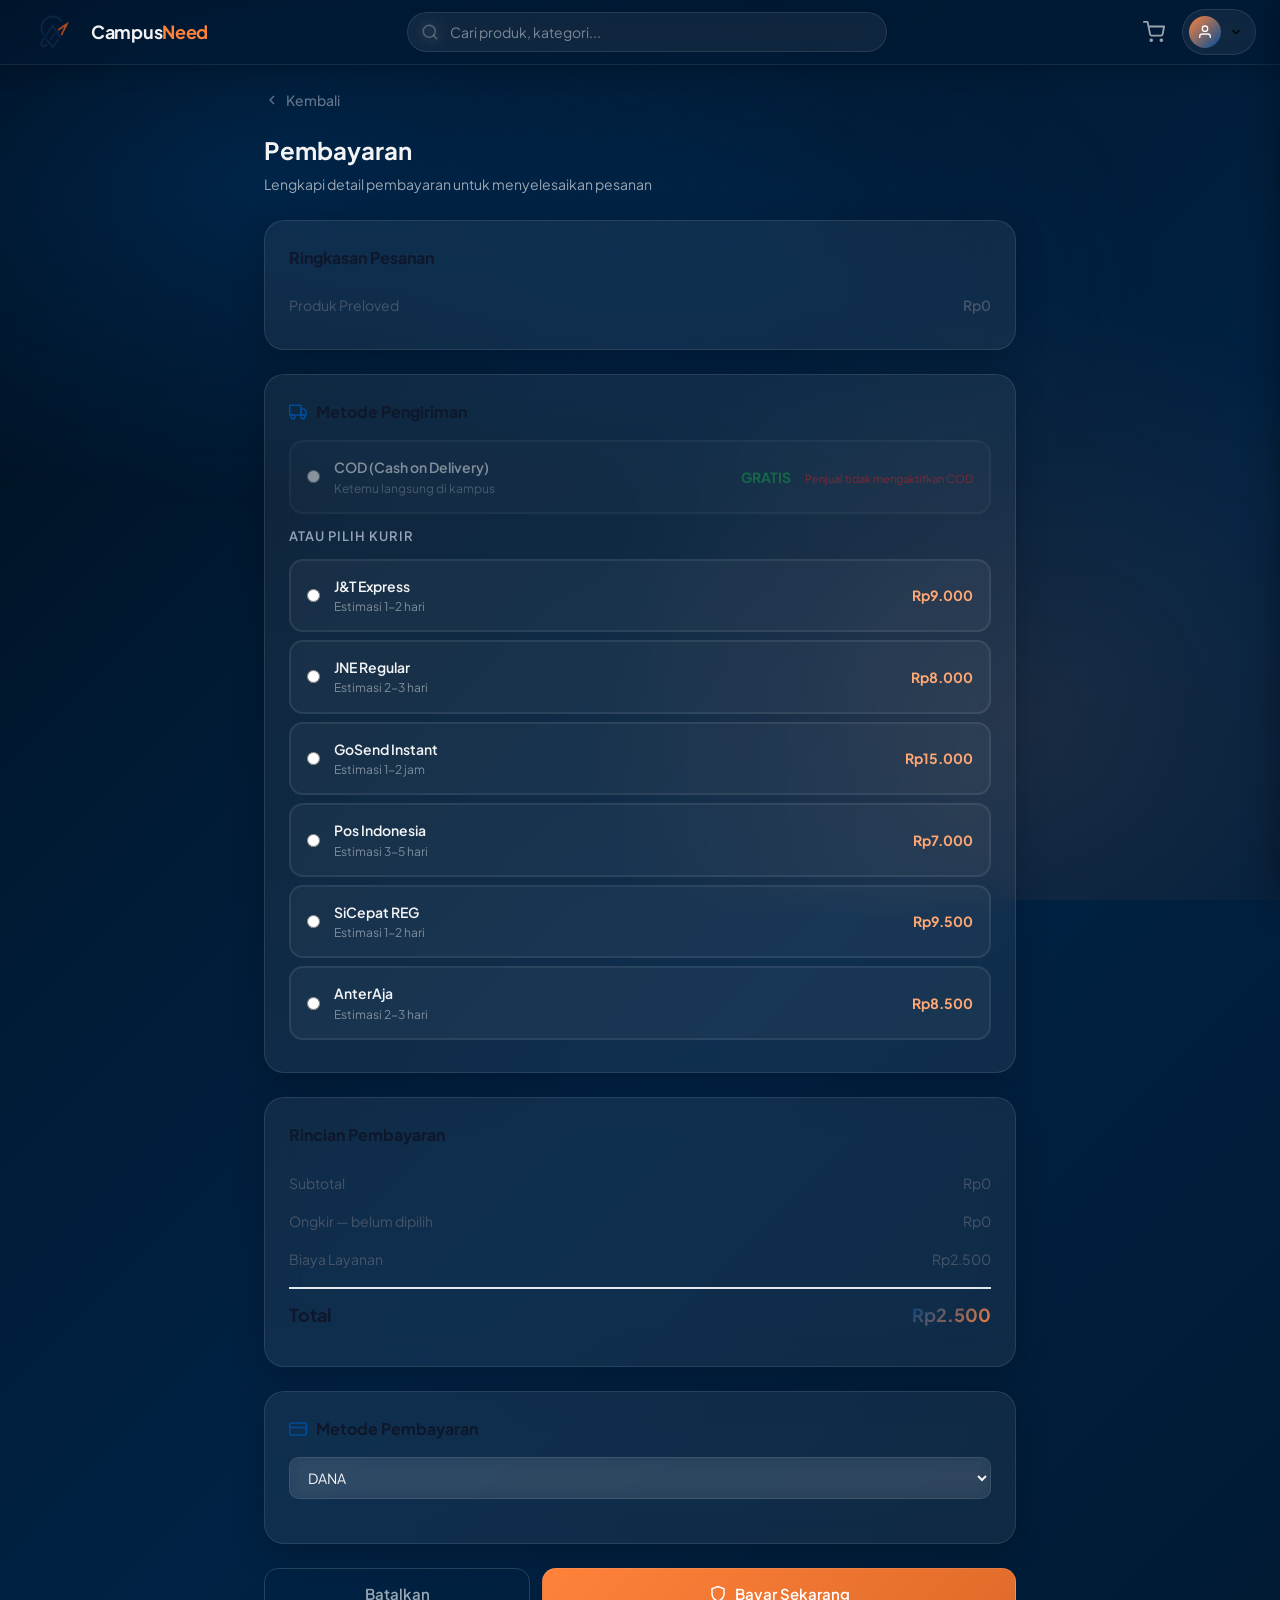
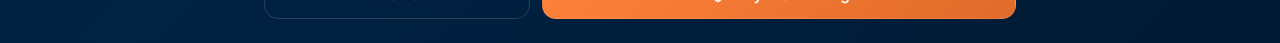
<file: pembayaran.html>
<!DOCTYPE html>
<html lang="id">
<head>
  <meta charset="UTF-8">
  <meta name="viewport" content="width=device-width, initial-scale=1.0">
  <title>Pembayaran — CampusNeed</title>
  <link href="https://fonts.googleapis.com/css2?family=Plus+Jakarta+Sans:wght@400;500;600;700;800&display=swap" rel="stylesheet" />
  <link rel="stylesheet" href="dashboard-style.css" />
</head>
<body>

  <div id="navbarMount"></div>

  <div class="app-container-md">
    <!-- Back Button -->
    <div style="margin-bottom: 16px;">
      <a href="javascript:history.back()" style="display: inline-flex; align-items: center; gap: 6px; color: var(--slate-500); font-size: 14px; font-weight: 500; transition: color 0.2s;">
        <svg width="16" height="16" viewBox="0 0 24 24" fill="none" stroke="currentColor" stroke-width="2"><polyline points="15 18 9 12 15 6"/></svg>
        Kembali
      </a>
    </div>

    <div class="page-header">
      <h1>Pembayaran</h1>
      <p>Lengkapi detail pembayaran untuk menyelesaikan pesanan</p>
    </div>

    <div class="card mb-24" id="orderSummary">
      <!-- Filled by JS -->
    </div>

    <!-- Delivery Method (for preloved) -->
    <div class="card mb-24" id="deliverySection" style="display: none;">
      <h3 style="font-size: 16px; font-weight: 700; color: var(--slate-900); margin-bottom: 16px;">
        <svg width="18" height="18" viewBox="0 0 24 24" fill="none" stroke="var(--blue-600)" stroke-width="2" style="vertical-align: -3px; margin-right: 6px;"><path d="M1 3h15v13H1z"/><path d="M16 8h4l3 3v5h-7V8z"/><circle cx="5.5" cy="18.5" r="2.5"/><circle cx="18.5" cy="18.5" r="2.5"/></svg>
        Metode Pengiriman
      </h3>

      <div id="codOption" class="kurir-option" onclick="selectDelivery('cod')">
        <input type="radio" name="delivery" value="cod" id="radioCod">
        <div>
          <div class="kurir-name">COD (Cash on Delivery)</div>
          <div class="kurir-estimate">Ketemu langsung di kampus</div>
        </div>
        <div class="kurir-cost" style="color: var(--success);">GRATIS</div>
      </div>

      <div style="margin: 12px 0; font-size: 13px; font-weight: 600; color: var(--slate-400); text-transform: uppercase; letter-spacing: 1px;">Atau pilih kurir</div>

      <div id="kurirList">
        <!-- Filled by JS -->
      </div>
    </div>

    <!-- Payment Summary -->
    <div class="card mb-24" id="paymentSummary">
      <!-- Filled by JS -->
    </div>

    <!-- Payment Method -->
    <div class="card mb-24">
      <h3 style="font-size: 16px; font-weight: 700; color: var(--slate-900); margin-bottom: 16px;">
        <svg width="18" height="18" viewBox="0 0 24 24" fill="none" stroke="var(--blue-600)" stroke-width="2" style="vertical-align: -3px; margin-right: 6px;"><rect x="1" y="4" width="22" height="16" rx="2" ry="2"/><line x1="1" y1="10" x2="23" y2="10"/></svg>
        Metode Pembayaran
      </h3>
      <div class="form-group">
        <select class="form-select" id="paymentMethod">
          <option value="dana">DANA</option>
          <option value="gopay">GoPay</option>
          <option value="ovo">OVO</option>
          <option value="shopeepay">ShopeePay</option>
          <option value="transfer">Transfer Bank</option>
        </select>
      </div>
    </div>

    <div style="display: flex; gap: 12px;">
      <button class="btn btn-outline btn-lg" onclick="history.back()" style="flex: 1;">Batalkan</button>
      <button class="btn btn-primary btn-lg" id="payBtn" onclick="processPayment()" style="flex: 2;">
        <svg width="18" height="18" viewBox="0 0 24 24" fill="none" stroke="currentColor" stroke-width="2"><path d="M12 22s8-4 8-10V5l-8-3-8 3v7c0 6 8 10 8 10z"/></svg>
        Bayar Sekarang
      </button>
    </div>
  </div>

  <!-- Loading Overlay -->
  <div class="loader-overlay" id="loader">
    <div class="spinner"></div>
    <p style="font-size: 15px;">Memproses pembayaran...</p>
  </div>

  <div id="cartMount"></div>

  <script src="app.js"></script>
  <script>
    let selectedDelivery = null;
    let deliveryCost = 0;
    const checkoutType = localStorage.getItem('checkout_type') || 'preloved';
    const codAvailable = localStorage.getItem('checkout_cod') === 'true';

    document.addEventListener('DOMContentLoaded', () => {
      document.getElementById('navbarMount').innerHTML = renderAppNavbar();
      document.getElementById('cartMount').innerHTML = renderCartSidebar();

      renderOrderSummary();
      renderDeliveryOptions();
      renderPaymentSummary();
    });

    function renderOrderSummary() {
      const summary = document.getElementById('orderSummary');

      if (checkoutType === 'sewa') {
        const nama = localStorage.getItem('checkout_nama') || 'Produk Sewa';
        const durasi = localStorage.getItem('checkout_durasi') || 1;
        const totalSewa = parseInt(localStorage.getItem('checkout_total_sewa') || 0);
        const deposit = parseInt(localStorage.getItem('checkout_deposit') || 0);

        summary.innerHTML = `
          <h3 style="font-size: 16px; font-weight: 700; color: var(--slate-900); margin-bottom: 16px;">Ringkasan Pesanan</h3>
          <div style="display: flex; justify-content: space-between; padding: 8px 0; font-size: 14px; color: var(--slate-600);">
            <span>${nama}</span>
            <span>${durasi} hari</span>
          </div>
          <div style="display: flex; justify-content: space-between; padding: 8px 0; font-size: 14px; color: var(--slate-600);">
            <span>Total Sewa</span>
            <span style="font-weight: 600;">Rp${totalSewa.toLocaleString('id-ID')}</span>
          </div>
          <div style="display: flex; justify-content: space-between; padding: 8px 0; font-size: 14px; color: var(--slate-600);">
            <span>Deposit Jaminan (25%)</span>
            <span style="font-weight: 600;">Rp${deposit.toLocaleString('id-ID')}</span>
          </div>
        `;
      } else {
        const nama = localStorage.getItem('preloved_nama') || 'Produk Preloved';
        const harga = parseInt(localStorage.getItem('preloved_harga') || 0);

        summary.innerHTML = `
          <h3 style="font-size: 16px; font-weight: 700; color: var(--slate-900); margin-bottom: 16px;">Ringkasan Pesanan</h3>
          <div style="display: flex; justify-content: space-between; padding: 8px 0; font-size: 14px; color: var(--slate-600);">
            <span>${nama}</span>
            <span style="font-weight: 600;">Rp${harga.toLocaleString('id-ID')}</span>
          </div>
        `;
      }
    }

    function renderDeliveryOptions() {
      if (checkoutType === 'sewa') return; // sewa = always COD

      const section = document.getElementById('deliverySection');
      section.style.display = 'block';

      // Handle COD availability
      const codEl = document.getElementById('codOption');
      if (!codAvailable) {
        codEl.classList.add('disabled');
        codEl.innerHTML += '<div style="font-size: 11px; color: var(--danger); margin-top: 4px;">Penjual tidak mengaktifkan COD</div>';
      }

      // Render kurir list
      const kurirContainer = document.getElementById('kurirList');
      kurirContainer.innerHTML = KurirList.map(k => `
        <div class="kurir-option" onclick="selectDelivery('${k.id}', ${k.cost})">
          <input type="radio" name="delivery" value="${k.id}">
          <div>
            <div class="kurir-name">${k.name}</div>
            <div class="kurir-estimate">Estimasi ${k.estimate}</div>
          </div>
          <div class="kurir-cost">Rp${k.cost.toLocaleString('id-ID')}</div>
        </div>
      `).join('');
    }

    function selectDelivery(id, cost = 0) {
      selectedDelivery = id;
      deliveryCost = cost;

      // Update active state
      document.querySelectorAll('.kurir-option').forEach(el => el.classList.remove('active'));
      const radio = document.querySelector(`input[value="${id}"]`);
      if (radio) {
        radio.checked = true;
        radio.closest('.kurir-option').classList.add('active');
      }

      renderPaymentSummary();
    }

    function renderPaymentSummary() {
      const summaryEl = document.getElementById('paymentSummary');
      let subtotal = 0;

      if (checkoutType === 'sewa') {
        const totalSewa = parseInt(localStorage.getItem('checkout_total_sewa') || 0);
        const deposit = parseInt(localStorage.getItem('checkout_deposit') || 0);
        subtotal = totalSewa + deposit;
      } else {
        subtotal = parseInt(localStorage.getItem('preloved_harga') || 0);
      }

      const biayaLayanan = BIAYA_LAYANAN;
      const total = subtotal + deliveryCost + biayaLayanan;

      summaryEl.innerHTML = `
        <h3 style="font-size: 16px; font-weight: 700; color: var(--slate-900); margin-bottom: 16px;">Rincian Pembayaran</h3>
        <div style="display: flex; justify-content: space-between; padding: 8px 0; font-size: 14px; color: var(--slate-600);">
          <span>Subtotal</span>
          <span>Rp${subtotal.toLocaleString('id-ID')}</span>
        </div>
        ${checkoutType !== 'sewa' ? `
        <div style="display: flex; justify-content: space-between; padding: 8px 0; font-size: 14px; color: var(--slate-600);">
          <span>Ongkir ${selectedDelivery === 'cod' ? '(COD)' : selectedDelivery ? '(' + (KurirList.find(k => k.id === selectedDelivery)?.name || '') + ')' : '— belum dipilih'}</span>
          <span>${selectedDelivery === 'cod' ? '<span style="color: var(--success); font-weight: 600;">GRATIS</span>' : 'Rp' + deliveryCost.toLocaleString('id-ID')}</span>
        </div>
        ` : ''}
        <div style="display: flex; justify-content: space-between; padding: 8px 0; font-size: 14px; color: var(--slate-600);">
          <span>Biaya Layanan</span>
          <span>Rp${biayaLayanan.toLocaleString('id-ID')}</span>
        </div>
        <div style="display: flex; justify-content: space-between; padding: 12px 0; margin-top: 8px; border-top: 2px solid var(--slate-200); font-size: 18px; font-weight: 700; color: var(--slate-900);">
          <span>Total</span>
          <span style="background: linear-gradient(135deg, var(--blue-700), var(--accent-purple)); -webkit-background-clip: text; -webkit-text-fill-color: transparent;">Rp${total.toLocaleString('id-ID')}</span>
        </div>
      `;
    }

    function processPayment() {
      // Validate delivery for preloved
      if (checkoutType !== 'sewa' && !selectedDelivery) {
        showToast('Silakan pilih metode pengiriman terlebih dahulu', 'error');
        return;
      }

      const loader = document.getElementById('loader');
      loader.classList.add('show');

      setTimeout(() => {
        loader.classList.remove('show');

        // Save order to history
        const orderData = {
          productName: checkoutType === 'sewa'
            ? localStorage.getItem('checkout_nama')
            : localStorage.getItem('preloved_nama'),
          type: checkoutType,
          status: 'dikemas',
          delivery: selectedDelivery || 'cod',
          total: calculateTotal()
        };
        OrderHistory.add(orderData);

        // Clear cart
        Cart.clear();

        // Redirect
        if (checkoutType === 'sewa') {
          window.location.href = 'transaksi-sewa.html';
        } else {
          window.location.href = 'transaksi-preloved.html';
        }
      }, 2500);
    }

    function calculateTotal() {
      let subtotal = 0;
      if (checkoutType === 'sewa') {
        subtotal = parseInt(localStorage.getItem('checkout_total_sewa') || 0)
                 + parseInt(localStorage.getItem('checkout_deposit') || 0);
      } else {
        subtotal = parseInt(localStorage.getItem('preloved_harga') || 0);
      }
      return subtotal + deliveryCost + BIAYA_LAYANAN;
    }
  </script>

</body>
</html>
</file>
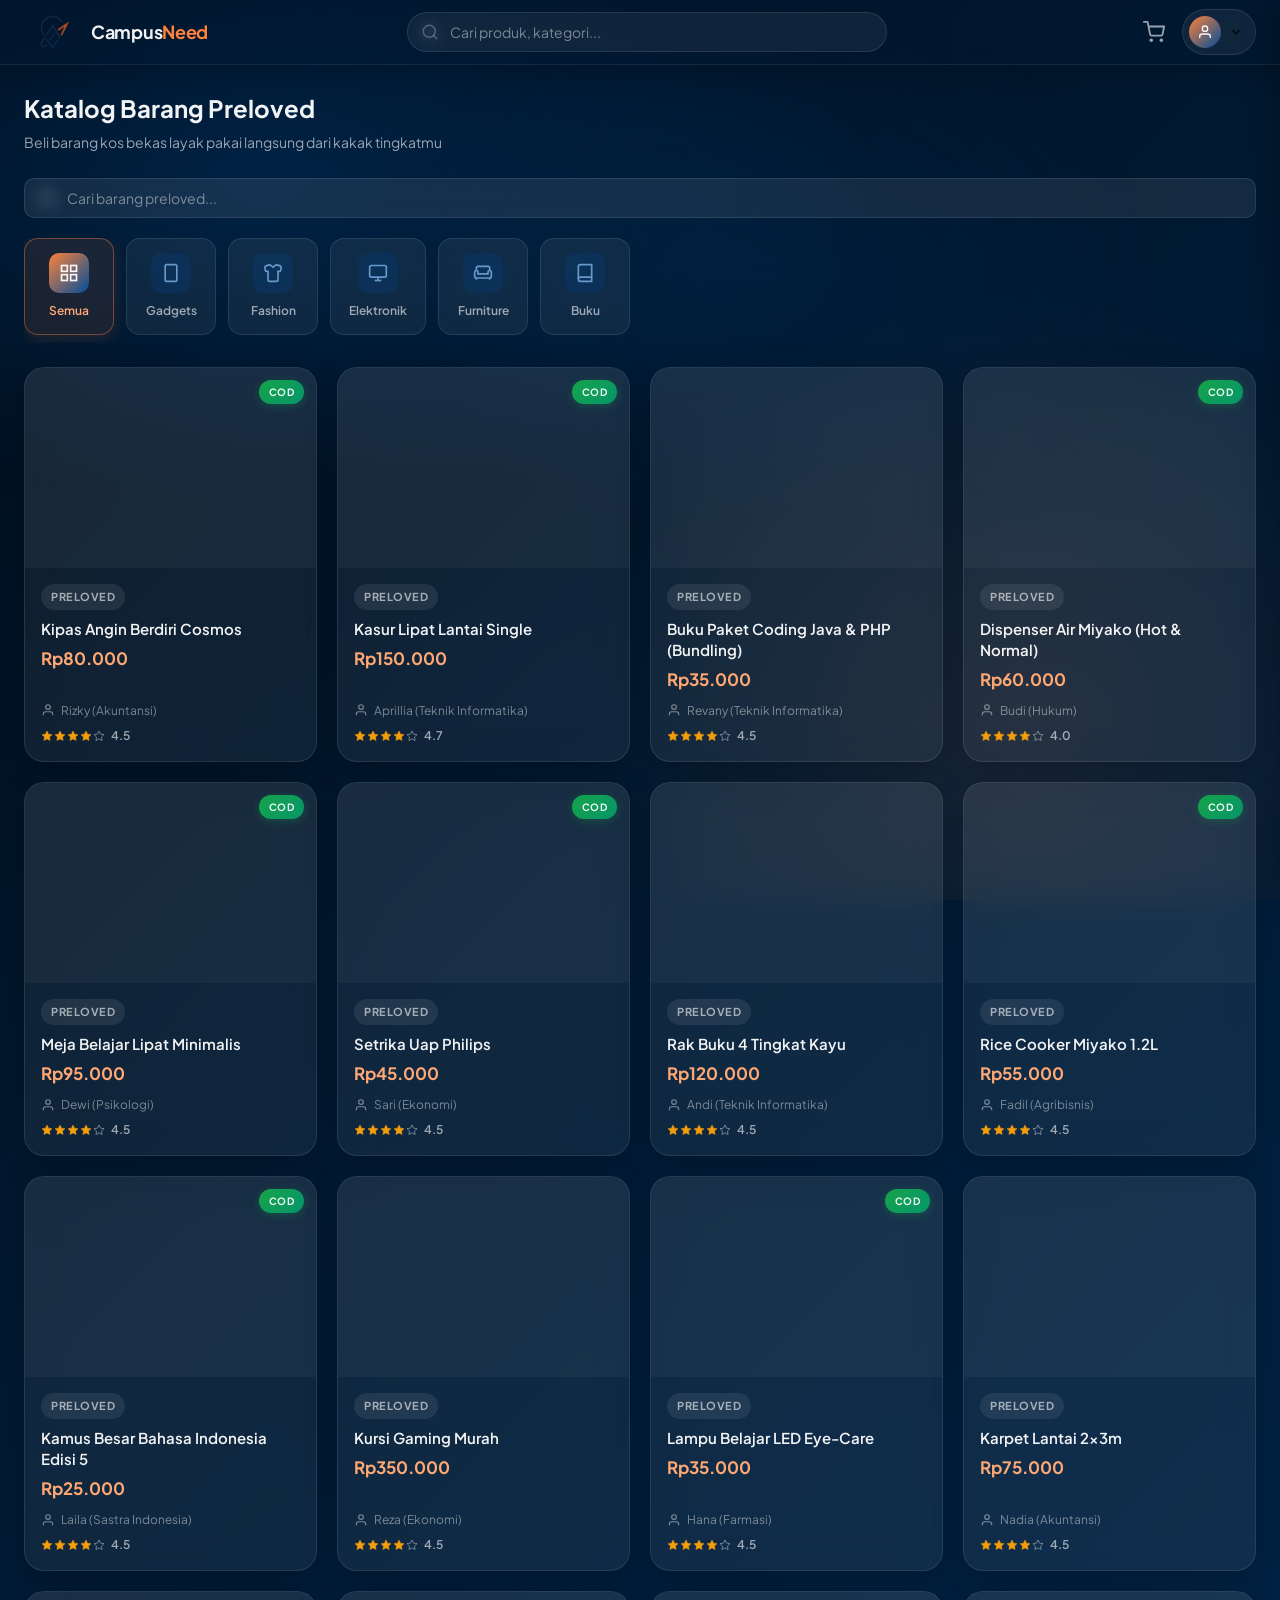
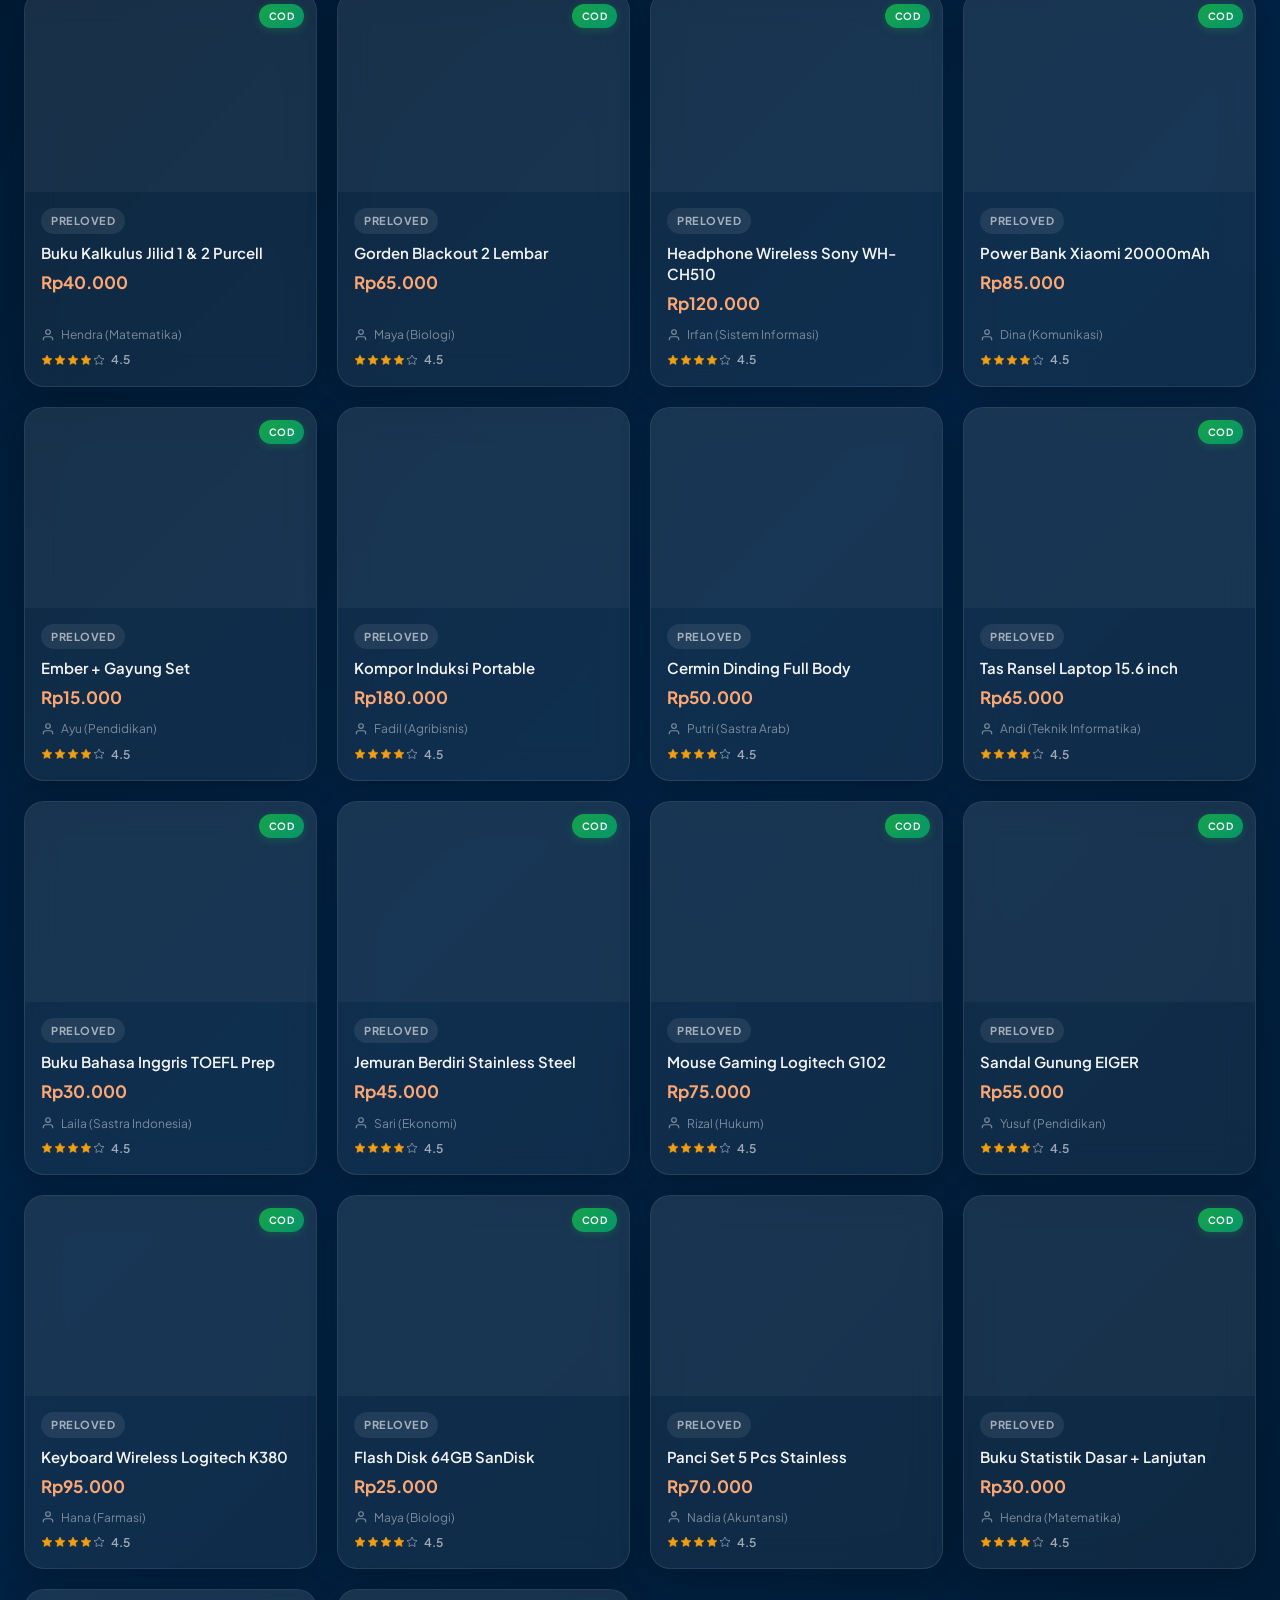
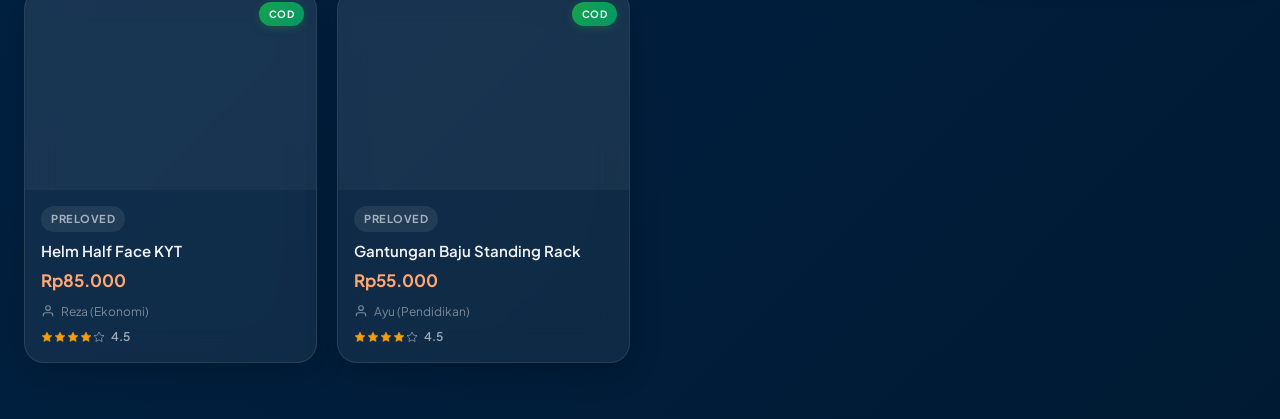
<file: preloved.html>
<!DOCTYPE html>
<html lang="id">
<head>
  <meta charset="UTF-8">
  <meta name="viewport" content="width=device-width, initial-scale=1.0">
  <title>Katalog Barang Preloved — CampusNeed</title>
  <link href="https://fonts.googleapis.com/css2?family=Plus+Jakarta+Sans:wght@400;500;600;700;800&display=swap" rel="stylesheet" />
  <link rel="stylesheet" href="dashboard-style.css" />
</head>
<body>

  <div id="navbarMount"></div>

  <div class="app-container">
    <div class="page-header">
      <h1>Katalog Barang Preloved</h1>
      <p>Beli barang kos bekas layak pakai langsung dari kakak tingkatmu</p>
    </div>

    <!-- Search -->
    <div style="display: flex; gap: 12px; margin-bottom: 20px; flex-wrap: wrap;">
      <div style="flex: 1; min-width: 200px; position: relative;">
        <svg style="position: absolute; left: 14px; top: 50%; transform: translateY(-50%); color: var(--slate-400);" width="18" height="18" viewBox="0 0 24 24" fill="none" stroke="currentColor" stroke-width="2"><circle cx="11" cy="11" r="8"/><line x1="21" y1="21" x2="16.65" y2="16.65"/></svg>
        <input type="text" class="form-input" style="padding-left: 42px;" placeholder="Cari barang preloved..." id="searchInput" oninput="filterProducts()">
      </div>
    </div>

    <!-- Categories -->
    <div class="category-row" id="categoryRow"></div>

    <!-- Product Grid -->
    <div class="product-grid" id="productGrid"></div>
  </div>

  <div id="cartMount"></div>

  <script src="app.js"></script>
  <script>
    let currentCategory = 'all';

    document.addEventListener('DOMContentLoaded', () => {
      document.getElementById('navbarMount').innerHTML = renderAppNavbar();
      document.getElementById('cartMount').innerHTML = renderCartSidebar();

      // Render categories (filtered to those in preloved products)
      const preCategories = [...new Set(ProductData.preloved.map(p => p.category))];
      const cats = Categories.filter(c => c.id === 'all' || preCategories.includes(c.id));
      document.getElementById('categoryRow').innerHTML = cats.map(cat => `
        <div class="category-pill ${cat.id === currentCategory ? 'active' : ''}" onclick="filterCat('${cat.id}')">
          <div class="category-pill-icon">${cat.icon}</div>
          <div class="category-pill-label">${cat.label}</div>
        </div>
      `).join('');

      renderProducts();
    });

    function renderProducts() {
      let products = ProductData.preloved.map(p => ({ ...p, type: 'preloved' }));

      if (currentCategory !== 'all') {
        products = products.filter(p => p.category === currentCategory);
      }

      const query = (document.getElementById('searchInput').value || '').toLowerCase().trim();
      if (query) {
        products = products.filter(p =>
          p.name.toLowerCase().includes(query) ||
          p.owner.toLowerCase().includes(query) ||
          p.category.toLowerCase().includes(query)
        );
      }

      const grid = document.getElementById('productGrid');
      if (products.length === 0) {
        grid.innerHTML = '<div style="grid-column:1/-1;text-align:center;padding:60px;color:var(--slate-500);">Tidak ada produk ditemukan</div>';
        return;
      }
      grid.innerHTML = products.map(p => renderProductCard(p)).join('');
    }

    function filterCat(catId) {
      currentCategory = catId;
      document.querySelectorAll('.category-pill').forEach(pill => {
        pill.classList.toggle('active', pill.onclick.toString().includes(`'${catId}'`));
      });
      renderProducts();
    }

    function filterProducts() {
      renderProducts();
    }
  </script>

</body>
</html>
</file>
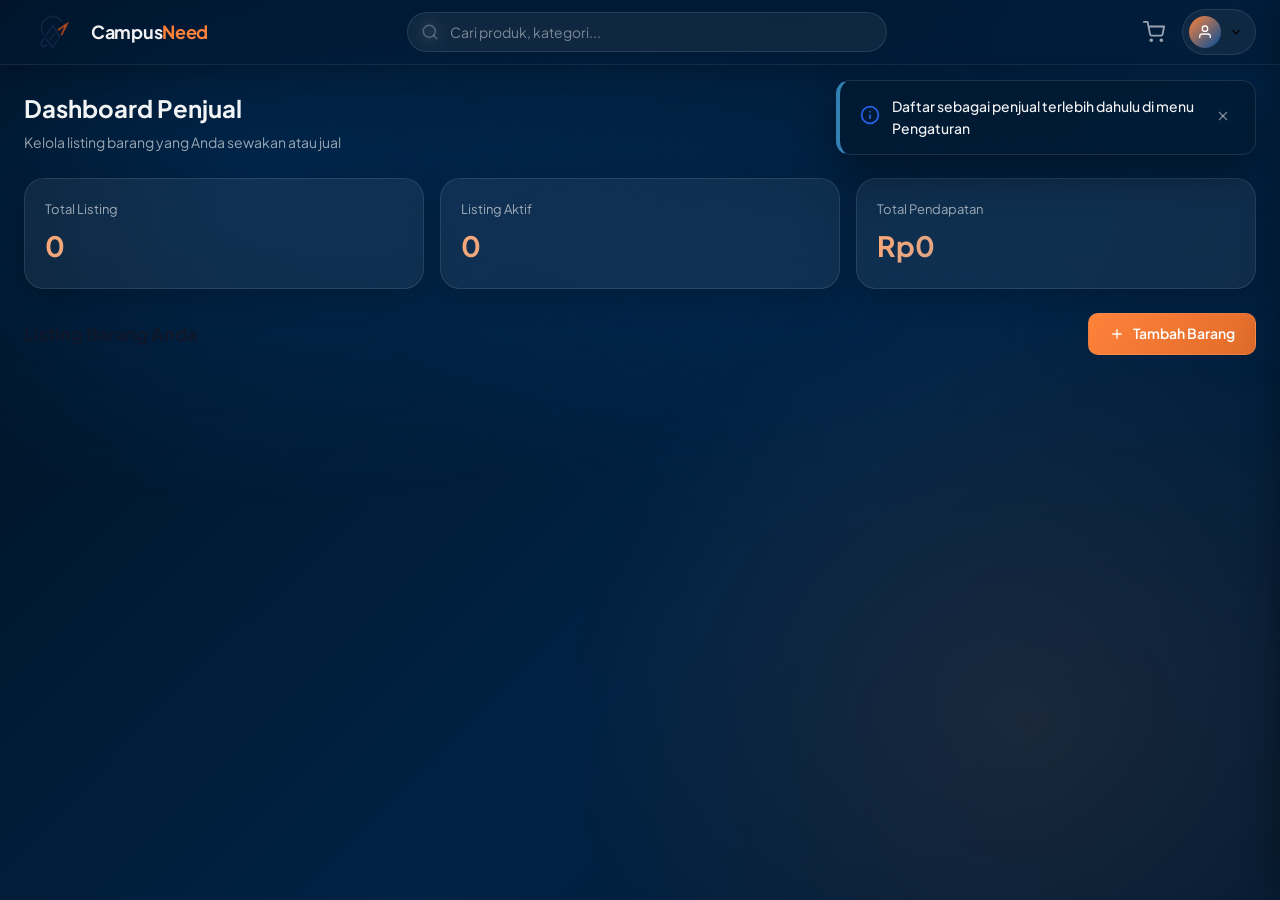
<file: seller-dashboard.html>
<!DOCTYPE html>
<html lang="id">
<head>
  <meta charset="UTF-8">
  <meta name="viewport" content="width=device-width, initial-scale=1.0">
  <title>Dashboard Penjual — CampusNeed</title>
  <link href="https://fonts.googleapis.com/css2?family=Plus+Jakarta+Sans:wght@400;500;600;700;800&display=swap" rel="stylesheet" />
  <link rel="stylesheet" href="dashboard-style.css" />
</head>
<body>

  <div id="navbarMount"></div>

  <div class="app-container">
    <div class="page-header">
      <h1>Dashboard Penjual</h1>
      <p>Kelola listing barang yang Anda sewakan atau jual</p>
    </div>

    <!-- Stats -->
    <div class="stat-cards">
      <div class="stat-card">
        <div class="stat-card-label">Total Listing</div>
        <div class="stat-card-value" id="totalListing">0</div>
      </div>
      <div class="stat-card">
        <div class="stat-card-label">Listing Aktif</div>
        <div class="stat-card-value" id="activeListing">0</div>
      </div>
      <div class="stat-card">
        <div class="stat-card-label">Total Pendapatan</div>
        <div class="stat-card-value" id="totalRevenue">Rp0</div>
      </div>
    </div>

    <!-- Action -->
    <div style="display: flex; justify-content: space-between; align-items: center; margin-bottom: 24px;">
      <h2 style="font-size: 18px; font-weight: 700; color: var(--slate-900);">Listing Barang Anda</h2>
      <a href="tambah-barang.html" class="btn btn-primary">
        <svg width="16" height="16" viewBox="0 0 24 24" fill="none" stroke="currentColor" stroke-width="2"><line x1="12" y1="5" x2="12" y2="19"/><line x1="5" y1="12" x2="19" y2="12"/></svg>
        Tambah Barang
      </a>
    </div>

    <!-- Listings -->
    <div id="listingsGrid" class="product-grid">
      <!-- Filled by JS -->
    </div>

    <!-- Empty state -->
    <div id="emptyState" style="display: none; text-align: center; padding: 60px 20px;">
      <svg width="64" height="64" viewBox="0 0 24 24" fill="none" stroke="var(--slate-300)" stroke-width="1.5" style="margin-bottom: 16px;"><path d="M6 2L3 6v14a2 2 0 0 0 2 2h14a2 2 0 0 0 2-2V6l-3-4z"/><line x1="3" y1="6" x2="21" y2="6"/><path d="M16 10a4 4 0 0 1-8 0"/></svg>
      <h3 style="font-size: 18px; color: var(--slate-600); margin-bottom: 8px;">Belum ada listing</h3>
      <p style="font-size: 14px; color: var(--slate-400); margin-bottom: 20px;">Mulai sewakan atau jual barang Anda ke sesama mahasiswa</p>
      <a href="tambah-barang.html" class="btn btn-primary btn-lg">Tambah Barang Pertama</a>
    </div>
  </div>

  <div id="cartMount"></div>

  <script src="app.js"></script>
  <script>
    document.addEventListener('DOMContentLoaded', () => {
      document.getElementById('navbarMount').innerHTML = renderAppNavbar();
      document.getElementById('cartMount').innerHTML = renderCartSidebar();

      // Check if user is seller
      if (!AppUser.isSeller()) {
        showToast('Daftar sebagai penjual terlebih dahulu di menu Pengaturan', 'info');
        setTimeout(() => window.location.href = 'settings.html', 2000);
        return;
      }

      loadSellerListings();
    });

    function loadSellerListings() {
      // Get listings from localStorage (added via tambah-barang.html)
      const listings = JSON.parse(localStorage.getItem('campusneed_seller_listings') || '[]');

      document.getElementById('totalListing').textContent = listings.length;
      document.getElementById('activeListing').textContent = listings.length;

      if (listings.length === 0) {
        document.getElementById('emptyState').style.display = 'block';
        document.getElementById('listingsGrid').style.display = 'none';
        return;
      }

      const grid = document.getElementById('listingsGrid');
      grid.innerHTML = listings.map(item => `
        <div class="product-card" style="cursor: default;">
          <div style="height: 160px; background: var(--blue-50); display: flex; align-items: center; justify-content: center; color: var(--blue-400);">
            <svg width="48" height="48" viewBox="0 0 24 24" fill="none" stroke="currentColor" stroke-width="1.5"><rect x="3" y="3" width="18" height="18" rx="2" ry="2"/><circle cx="8.5" cy="8.5" r="1.5"/><polyline points="21 15 16 10 5 21"/></svg>
          </div>
          <div class="product-card-body">
            <span class="product-card-badge ${item.type === 'sewa' ? 'badge-sewa' : 'badge-preloved'}">${item.type === 'sewa' ? 'Sewa' : 'Preloved'}</span>
            <div class="product-card-title">${item.name}</div>
            <div class="product-card-price">Rp${parseInt(item.price).toLocaleString('id-ID')} ${item.type === 'sewa' ? '/ hari' : ''}</div>
            <div style="margin-top: 12px;">
              <button class="btn btn-outline" style="font-size: 12px; padding: 6px 12px; color: var(--danger);" onclick="removeListing('${item.id}')">Hapus</button>
            </div>
          </div>
        </div>
      `).join('');
    }

    function removeListing(id) {
      let listings = JSON.parse(localStorage.getItem('campusneed_seller_listings') || '[]');
      listings = listings.filter(l => l.id !== id);
      localStorage.setItem('campusneed_seller_listings', JSON.stringify(listings));
      showToast('Listing dihapus', 'info');
      loadSellerListings();
    }
  </script>

</body>
</html>
</file>
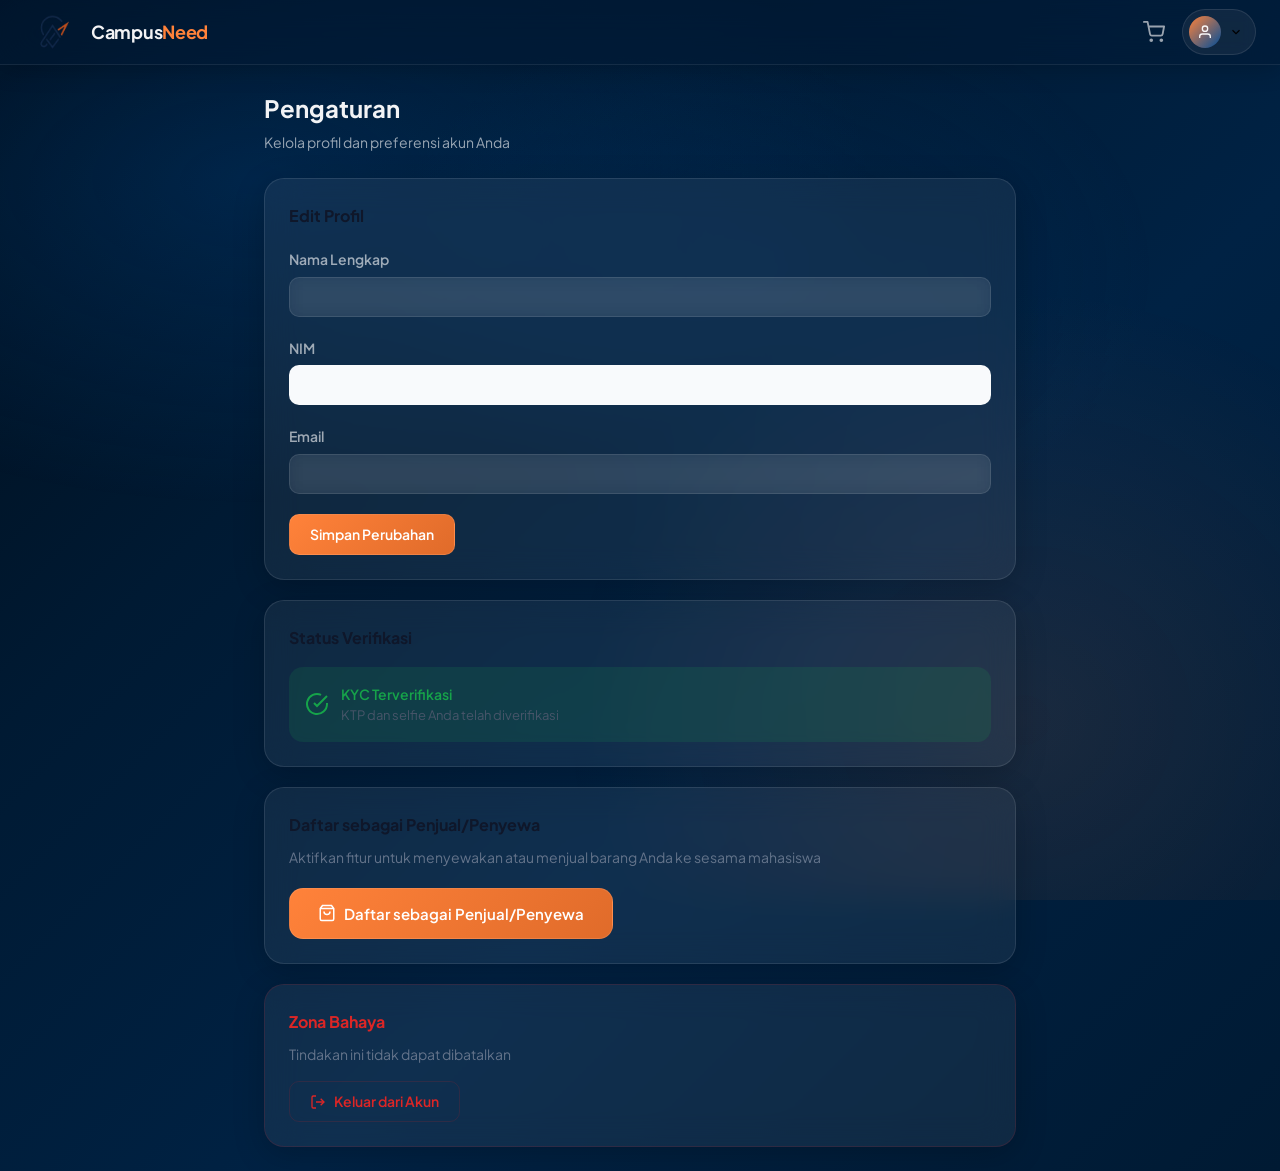
<file: settings.html>
<!DOCTYPE html>
<html lang="id">
<head>
  <meta charset="UTF-8">
  <meta name="viewport" content="width=device-width, initial-scale=1.0">
  <title>Pengaturan — CampusNeed</title>
  <link href="https://fonts.googleapis.com/css2?family=Plus+Jakarta+Sans:wght@400;500;600;700;800&display=swap" rel="stylesheet" />
  <link rel="stylesheet" href="dashboard-style.css" />
</head>
<body>

  <div id="navbarMount"></div>

  <div class="app-container-md">
    <div class="page-header">
      <h1>Pengaturan</h1>
      <p>Kelola profil dan preferensi akun Anda</p>
    </div>

    <!-- Profile Section -->
    <div class="card" style="margin-bottom: 20px;">
      <h3 style="font-size: 16px; font-weight: 700; color: var(--slate-900); margin-bottom: 20px;">Edit Profil</h3>

      <div class="form-group">
        <label class="form-label" for="editNama">Nama Lengkap</label>
        <input type="text" id="editNama" class="form-input" />
      </div>

      <div class="form-group">
        <label class="form-label" for="editNim">NIM</label>
        <input type="text" id="editNim" class="form-input" readonly style="background: var(--slate-50); color: var(--slate-500);" />
      </div>

      <div class="form-group">
        <label class="form-label" for="editEmail">Email</label>
        <input type="email" id="editEmail" class="form-input" />
      </div>

      <button class="btn btn-primary" onclick="saveProfile()">Simpan Perubahan</button>
    </div>

    <!-- Verification Status -->
    <div class="card" style="margin-bottom: 20px;">
      <h3 style="font-size: 16px; font-weight: 700; color: var(--slate-900); margin-bottom: 16px;">Status Verifikasi</h3>
      <div style="display: flex; align-items: center; gap: 12px; padding: 16px; background: var(--success-light); border-radius: var(--radius-lg);">
        <svg width="24" height="24" viewBox="0 0 24 24" fill="none" stroke="var(--success)" stroke-width="2"><path d="M22 11.08V12a10 10 0 1 1-5.93-9.14"/><polyline points="22 4 12 14.01 9 11.01"/></svg>
        <div>
          <div style="font-size: 14px; font-weight: 600; color: var(--success);">KYC Terverifikasi</div>
          <div style="font-size: 13px; color: var(--slate-600);">KTP dan selfie Anda telah diverifikasi</div>
        </div>
      </div>
    </div>

    <!-- Seller Registration -->
    <div class="card" style="margin-bottom: 20px;">
      <h3 style="font-size: 16px; font-weight: 700; color: var(--slate-900); margin-bottom: 8px;">Daftar sebagai Penjual/Penyewa</h3>
      <p style="font-size: 14px; color: var(--slate-500); margin-bottom: 20px;">Aktifkan fitur untuk menyewakan atau menjual barang Anda ke sesama mahasiswa</p>

      <div id="sellerStatusArea">
        <!-- Filled by JS -->
      </div>
    </div>

    <!-- Danger Zone -->
    <div class="card" style="border: 1px solid var(--danger-light);">
      <h3 style="font-size: 16px; font-weight: 700; color: var(--danger); margin-bottom: 8px;">Zona Bahaya</h3>
      <p style="font-size: 14px; color: var(--slate-500); margin-bottom: 16px;">Tindakan ini tidak dapat dibatalkan</p>
      <button class="btn btn-outline" style="color: var(--danger); border-color: var(--danger-light);" onclick="logoutUser()">
        <svg width="16" height="16" viewBox="0 0 24 24" fill="none" stroke="currentColor" stroke-width="2"><path d="M9 21H5a2 2 0 0 1-2-2V5a2 2 0 0 1 2-2h4"/><polyline points="16 17 21 12 16 7"/><line x1="21" y1="12" x2="9" y2="12"/></svg>
        Keluar dari Akun
      </button>
    </div>
  </div>

  <script src="app.js"></script>
  <script>
    document.addEventListener('DOMContentLoaded', () => {
      document.getElementById('navbarMount').innerHTML = renderAppNavbar({ showSearch: false });

      const user = AppUser.get();
      if (user) {
        document.getElementById('editNama').value = user.nama || '';
        document.getElementById('editNim').value = user.nim || '';
        document.getElementById('editEmail').value = user.email || '';
      }

      renderSellerStatus();
    });

    function renderSellerStatus() {
      const area = document.getElementById('sellerStatusArea');
      if (AppUser.isSeller()) {
        area.innerHTML = `
          <div style="display: flex; align-items: center; gap: 12px; padding: 16px; background: var(--blue-50); border-radius: var(--radius-lg); margin-bottom: 12px;">
            <svg width="24" height="24" viewBox="0 0 24 24" fill="none" stroke="var(--blue-600)" stroke-width="2"><path d="M6 2L3 6v14a2 2 0 0 0 2 2h14a2 2 0 0 0 2-2V6l-3-4z"/><line x1="3" y1="6" x2="21" y2="6"/><path d="M16 10a4 4 0 0 1-8 0"/></svg>
            <div>
              <div style="font-size: 14px; font-weight: 600; color: var(--blue-700);">Status: Aktif sebagai Penjual/Penyewa</div>
              <div style="font-size: 13px; color: var(--slate-500);">Anda dapat mengelola listing di Dashboard Penjual</div>
            </div>
          </div>
          <a href="seller-dashboard.html" class="btn btn-secondary">Buka Dashboard Penjual</a>
        `;
      } else {
        area.innerHTML = `
          <button class="btn btn-primary btn-lg" onclick="daftarSeller()">
            <svg width="18" height="18" viewBox="0 0 24 24" fill="none" stroke="currentColor" stroke-width="2"><path d="M6 2L3 6v14a2 2 0 0 0 2 2h14a2 2 0 0 0 2-2V6l-3-4z"/><line x1="3" y1="6" x2="21" y2="6"/><path d="M16 10a4 4 0 0 1-8 0"/></svg>
            Daftar sebagai Penjual/Penyewa
          </button>
        `;
      }
    }

    function saveProfile() {
      const user = AppUser.get() || {};
      user.nama = document.getElementById('editNama').value.trim();
      user.email = document.getElementById('editEmail').value.trim();
      AppUser.set(user);
      showToast('Profil berhasil diperbarui', 'success');
    }

    function daftarSeller() {
      AppUser.setSeller(true);
      showToast('Selamat! Anda kini terdaftar sebagai penjual/penyewa.', 'success');
      renderSellerStatus();
    }

    function logoutUser() {
      AppUser.logout();
    }
  </script>

</body>
</html>
</file>
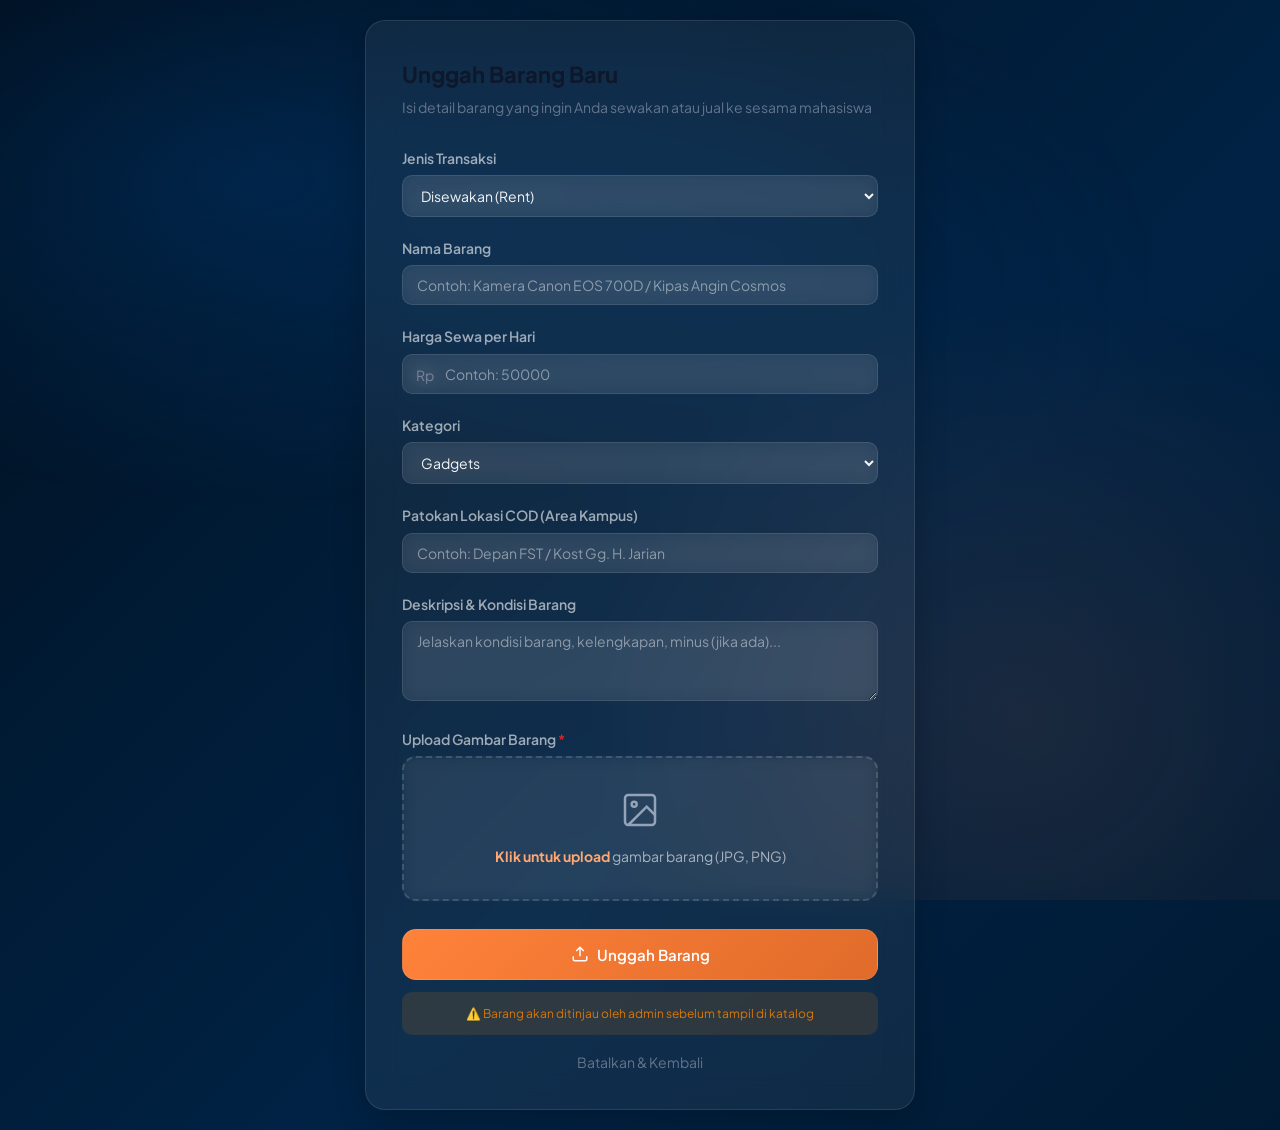
<file: tambah-barang.html>
<!DOCTYPE html>
<html lang="id">
<head>
  <meta charset="UTF-8">
  <meta name="viewport" content="width=device-width, initial-scale=1.0">
  <title>Unggah Barang Baru — CampusNeed</title>
  <link href="https://fonts.googleapis.com/css2?family=Plus+Jakarta+Sans:wght@400;500;600;700;800&display=swap" rel="stylesheet" />
  <link rel="stylesheet" href="dashboard-style.css" />
</head>
<body style="display: flex; justify-content: center; align-items: center; min-height: 100vh; padding: 20px;">

  <div style="width: 100%; max-width: 550px;">
    <div class="card" style="padding: 36px;">
      <h2 style="font-size: 22px; font-weight: 700; color: var(--slate-900); margin-bottom: 4px;">Unggah Barang Baru</h2>
      <p style="font-size: 14px; color: var(--slate-500); margin-bottom: 28px;">Isi detail barang yang ingin Anda sewakan atau jual ke sesama mahasiswa</p>

      <form id="formTambahBarang">
        <div class="form-group">
          <label class="form-label" for="jenisTransaksi">Jenis Transaksi</label>
          <select id="jenisTransaksi" class="form-select" required>
            <option value="sewa">Disewakan (Rent)</option>
            <option value="preloved">Dijual (Preloved)</option>
          </select>
        </div>

        <div class="form-group">
          <label class="form-label" for="namaBarang">Nama Barang</label>
          <input type="text" id="namaBarang" class="form-input" placeholder="Contoh: Kamera Canon EOS 700D / Kipas Angin Cosmos" required />
        </div>

        <div class="form-group">
          <label class="form-label" id="labelHarga" for="hargaBarang">Harga Sewa per Hari</label>
          <div style="position: relative;">
            <span style="position: absolute; left: 14px; top: 10px; font-size: 14px; color: var(--slate-500);">Rp</span>
            <input type="number" id="hargaBarang" class="form-input" style="padding-left: 42px;" placeholder="Contoh: 50000" required />
          </div>
        </div>

        <div class="form-group">
          <label class="form-label" for="kategori">Kategori</label>
          <select id="kategori" class="form-select" required>
            <option value="Gadgets">Gadgets</option>
            <option value="Fashion">Fashion</option>
            <option value="Elektronik">Elektronik</option>
            <option value="Furniture">Furniture</option>
            <option value="Buku">Buku</option>
          </select>
        </div>

        <div class="form-group">
          <label class="form-label" for="lokasi">Patokan Lokasi COD (Area Kampus)</label>
          <input type="text" id="lokasi" class="form-input" placeholder="Contoh: Depan FST / Kost Gg. H. Jarian" required />
        </div>

        <div class="form-group">
          <label class="form-label" for="deskripsi">Deskripsi & Kondisi Barang</label>
          <textarea id="deskripsi" class="form-textarea" rows="3" placeholder="Jelaskan kondisi barang, kelengkapan, minus (jika ada)..." required></textarea>
        </div>

        <!-- Image Upload -->
        <div class="form-group">
          <label class="form-label">Upload Gambar Barang <span style="color: var(--danger);">*</span></label>
          <div class="file-upload-area" onclick="document.getElementById('gambarBarang').click()" id="gambarUploadArea">
            <div class="file-upload-icon">
              <svg width="40" height="40" viewBox="0 0 24 24" fill="none" stroke="var(--slate-400)" stroke-width="1.5"><rect x="3" y="3" width="18" height="18" rx="2" ry="2"/><circle cx="8.5" cy="8.5" r="1.5"/><polyline points="21 15 16 10 5 21"/></svg>
            </div>
            <div class="file-upload-text"><strong>Klik untuk upload</strong> gambar barang (JPG, PNG)</div>
          </div>
          <input type="file" id="gambarBarang" accept="image/*" style="display:none" onchange="previewImage(this)">
        </div>

        <!-- COD Toggle (for preloved) -->
        <div class="form-group" id="codToggleGroup" style="display: none;">
          <div style="display: flex; align-items: center; justify-content: space-between; padding: 14px 16px; background: var(--slate-50); border-radius: var(--radius-lg); border: 1px solid var(--slate-200);">
            <div>
              <div style="font-size: 14px; font-weight: 600; color: var(--slate-800);">Aktifkan COD</div>
              <div style="font-size: 12px; color: var(--slate-500);">Pembeli bisa ambil langsung di kampus</div>
            </div>
            <label class="toggle-switch">
              <input type="checkbox" id="codToggle" checked>
              <span class="toggle-slider"></span>
            </label>
          </div>
        </div>

        <!-- Condition (for preloved) -->
        <div class="form-group" id="conditionGroup" style="display: none;">
          <label class="form-label" for="kondisi">Kondisi Barang</label>
          <select id="kondisi" class="form-select">
            <option value="Like New">Like New — Hampir Baru</option>
            <option value="Good">Good — Baik, ada pemakaian wajar</option>
            <option value="Fair">Fair — Cukup, ada minus kecil</option>
          </select>
        </div>

        <button type="submit" class="btn btn-primary btn-block btn-lg" style="margin-top: 8px;">
          <svg width="18" height="18" viewBox="0 0 24 24" fill="none" stroke="currentColor" stroke-width="2"><path d="M21 15v4a2 2 0 0 1-2 2H5a2 2 0 0 1-2-2v-4"/><polyline points="17 8 12 3 7 8"/><line x1="12" y1="3" x2="12" y2="15"/></svg>
          Unggah Barang
        </button>

        <div style="margin-top: 12px; padding: 12px; background: var(--warning-light); border-radius: var(--radius-md); font-size: 12px; color: var(--warning); text-align: center;">
          ⚠️ Barang akan ditinjau oleh admin sebelum tampil di katalog
        </div>
      </form>

      <a href="seller-dashboard.html" style="display: block; text-align: center; margin-top: 16px; color: var(--slate-500); text-decoration: none; font-size: 14px;">Batalkan & Kembali</a>
    </div>
  </div>

  <script src="app.js"></script>
  <script>
    const jenisTransaksi = document.getElementById('jenisTransaksi');
    const labelHarga = document.getElementById('labelHarga');
    const codToggleGroup = document.getElementById('codToggleGroup');
    const conditionGroup = document.getElementById('conditionGroup');

    jenisTransaksi.addEventListener('change', function() {
      labelHarga.innerText = this.value === 'sewa' ? 'Harga Sewa per Hari' : 'Harga Jual Putus';
      codToggleGroup.style.display = this.value === 'preloved' ? 'block' : 'none';
      conditionGroup.style.display = this.value === 'preloved' ? 'block' : 'none';
    });

    function previewImage(input) {
      const area = document.getElementById('gambarUploadArea');
      if (input.files && input.files[0]) {
        const reader = new FileReader();
        reader.onload = (e) => {
          area.classList.add('has-file');
          area.innerHTML = `
            <img src="${e.target.result}" class="file-preview" alt="Preview" style="max-height: 200px; width: auto;">
            <div class="file-upload-text" style="color: var(--success); font-weight: 600; margin-top: 8px;">
              ✅ ${input.files[0].name}
            </div>
          `;
        };
        reader.readAsDataURL(input.files[0]);
      }
    }

    document.getElementById('formTambahBarang').addEventListener('submit', function(e) {
      e.preventDefault();

      // Validate image
      const gambar = document.getElementById('gambarBarang').files;
      if (!gambar.length) {
        showToast('Upload gambar barang terlebih dahulu', 'error');
        return;
      }

      // Read image as data URL for storage
      const reader = new FileReader();
      reader.onload = function(ev) {
        const listing = {
          id: 'listing-' + Date.now(),
          type: jenisTransaksi.value,
          name: document.getElementById('namaBarang').value.trim(),
          price: parseInt(document.getElementById('hargaBarang').value),
          priceUnit: jenisTransaksi.value === 'sewa' ? '/ hari' : '',
          category: document.getElementById('kategori').value,
          location: document.getElementById('lokasi').value.trim(),
          desc: document.getElementById('deskripsi').value.trim(),
          image: ev.target.result,
          cod: jenisTransaksi.value === 'preloved' ? document.getElementById('codToggle').checked : false,
          condition: jenisTransaksi.value === 'preloved' ? document.getElementById('kondisi').value : null,
          owner: AppUser.getName() || 'Anda',
          status: 'pending', // Menunggu persetujuan admin
          createdAt: new Date().toISOString()
        };

        // Save to localStorage
        const listings = JSON.parse(localStorage.getItem('campusneed_seller_listings') || '[]');
        listings.push(listing);
        localStorage.setItem('campusneed_seller_listings', JSON.stringify(listings));

        showToast('Barang berhasil diunggah! Menunggu persetujuan admin.', 'success');

        setTimeout(() => {
          window.location.href = 'seller-dashboard.html';
        }, 1500);
      };
      reader.readAsDataURL(gambar[0]);
    });
  </script>

</body>
</html>
</file>
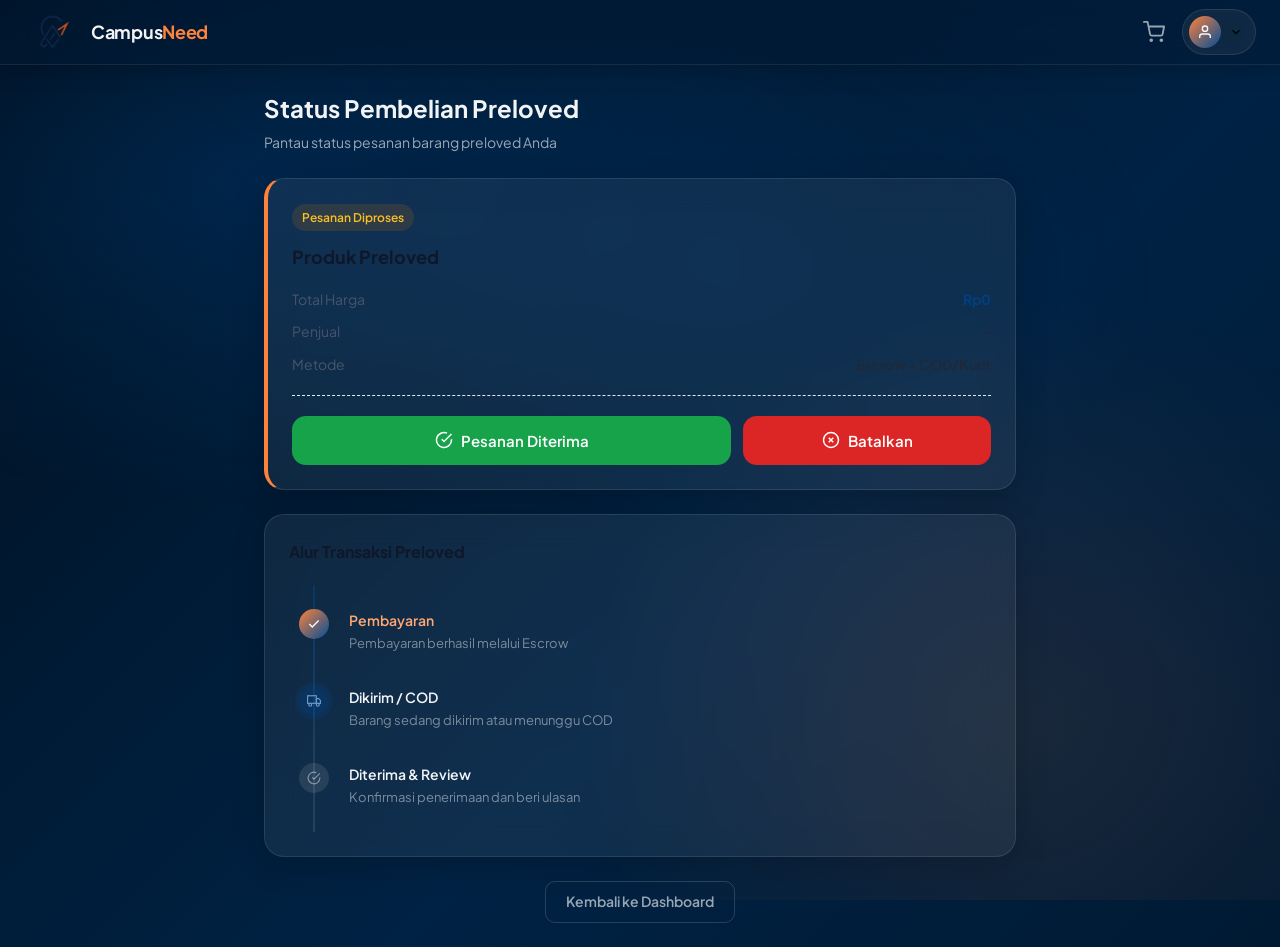
<file: transaksi-preloved.html>
<!DOCTYPE html>
<html lang="id">
<head>
  <meta charset="UTF-8">
  <meta name="viewport" content="width=device-width, initial-scale=1.0">
  <title>Status Pembelian Preloved — CampusNeed</title>
  <link href="https://fonts.googleapis.com/css2?family=Plus+Jakarta+Sans:wght@400;500;600;700;800&display=swap" rel="stylesheet" />
  <link rel="stylesheet" href="dashboard-style.css" />
</head>
<body>

  <div id="navbarMount"></div>

  <div class="app-container-md">
    <div class="page-header">
      <h1>Status Pembelian Preloved</h1>
      <p>Pantau status pesanan barang preloved Anda</p>
    </div>

    <!-- Transaction Card -->
    <div class="card" style="border-left: 4px solid var(--accent-purple); margin-bottom: 24px;">
      <span class="badge badge-yellow" id="statusPreloved" style="margin-bottom: 12px;">Pesanan Diproses</span>
      
      <h3 id="txNama" style="font-size: 18px; font-weight: 700; color: var(--slate-900); margin-bottom: 16px;">Memuat...</h3>
      
      <div style="display: grid; gap: 10px; font-size: 14px; color: var(--slate-600);">
        <div style="display: flex; justify-content: space-between;">
          <span>Total Harga</span>
          <strong id="txHarga" style="color: var(--blue-700);">Rp0</strong>
        </div>
        <div style="display: flex; justify-content: space-between;">
          <span>Penjual</span>
          <strong id="txPenjual" style="color: var(--slate-800);">-</strong>
        </div>
        <div style="display: flex; justify-content: space-between;">
          <span>Metode</span>
          <strong style="color: var(--slate-800);">Escrow + COD/Kurir</strong>
        </div>
      </div>

      <!-- Action Buttons -->
      <div id="actionButtons" style="margin-top: 20px; padding-top: 20px; border-top: 1px dashed var(--slate-200); display: flex; gap: 12px;">
        <button class="btn btn-success btn-lg" onclick="pesananDiterima()" style="flex: 2;">
          <svg width="18" height="18" viewBox="0 0 24 24" fill="none" stroke="currentColor" stroke-width="2"><path d="M22 11.08V12a10 10 0 1 1-5.93-9.14"/><polyline points="22 4 12 14.01 9 11.01"/></svg>
          Pesanan Diterima
        </button>
        <button class="btn btn-danger btn-lg" onclick="batalkanPesanan()" style="flex: 1;">
          <svg width="18" height="18" viewBox="0 0 24 24" fill="none" stroke="currentColor" stroke-width="2"><circle cx="12" cy="12" r="10"/><line x1="15" y1="9" x2="9" y2="15"/><line x1="9" y1="9" x2="15" y2="15"/></svg>
          Batalkan
        </button>
      </div>

      <!-- Review Section (hidden initially) -->
      <div id="reviewSection" style="display: none; margin-top: 20px; padding-top: 20px; border-top: 1px dashed var(--slate-200);">
        <div style="padding: 24px; background: linear-gradient(135deg, var(--blue-50), rgba(139, 92, 246, 0.05)); border-radius: var(--radius-xl); border: 1px solid var(--blue-200);">
          <h4 style="font-size: 16px; font-weight: 700; color: var(--slate-900); margin-bottom: 4px;">⭐ Beri Ulasan untuk Penjual</h4>
          <p style="font-size: 13px; color: var(--slate-500); margin-bottom: 16px;">Bantu mahasiswa lain dengan membagikan pengalamanmu</p>
          
          <div class="form-group">
            <label class="form-label">Rating</label>
            <div class="star-rating" id="starRating">
              <input type="radio" name="rating" value="5" id="star5"><label for="star5">★</label>
              <input type="radio" name="rating" value="4" id="star4"><label for="star4">★</label>
              <input type="radio" name="rating" value="3" id="star3"><label for="star3">★</label>
              <input type="radio" name="rating" value="2" id="star2"><label for="star2">★</label>
              <input type="radio" name="rating" value="1" id="star1"><label for="star1">★</label>
            </div>
          </div>

          <div class="form-group">
            <label class="form-label">Ulasan</label>
            <textarea class="form-textarea" id="reviewText" placeholder="Tulis pengalaman kamu dengan penjual ini..." rows="3"></textarea>
          </div>

          <button class="btn btn-primary btn-block btn-lg" onclick="submitReview()">
            <svg width="18" height="18" viewBox="0 0 24 24" fill="none" stroke="currentColor" stroke-width="2"><line x1="22" y1="2" x2="11" y2="13"/><polygon points="22 2 15 22 11 13 2 9 22 2"/></svg>
            Kirim Ulasan
          </button>
        </div>
      </div>

      <!-- Cancelled Section (hidden initially) -->
      <div id="cancelledSection" style="display: none; margin-top: 20px; padding-top: 20px; border-top: 1px dashed var(--slate-200);">
        <div style="text-align: center; padding: 16px; background: var(--danger-light); border-radius: var(--radius-lg);">
          <svg width="32" height="32" viewBox="0 0 24 24" fill="none" stroke="var(--danger)" stroke-width="2" style="margin-bottom: 8px;"><circle cx="12" cy="12" r="10"/><line x1="15" y1="9" x2="9" y2="15"/><line x1="9" y1="9" x2="15" y2="15"/></svg>
          <p style="font-size: 14px; font-weight: 600; color: var(--danger); margin: 0;">Pesanan telah dibatalkan. Dana akan dikembalikan dalam 1x24 jam.</p>
        </div>
      </div>

      <!-- Completed Section (hidden initially) -->
      <div id="completedSection" style="display: none; margin-top: 20px; padding-top: 20px; border-top: 1px dashed var(--slate-200);">
        <div style="text-align: center; padding: 16px; background: var(--success-light); border-radius: var(--radius-lg);">
          <svg width="32" height="32" viewBox="0 0 24 24" fill="none" stroke="var(--success)" stroke-width="2" style="margin-bottom: 8px;"><path d="M22 11.08V12a10 10 0 1 1-5.93-9.14"/><polyline points="22 4 12 14.01 9 11.01"/></svg>
          <p style="font-size: 14px; font-weight: 600; color: var(--success); margin: 0;">Terima kasih atas ulasan Anda! Transaksi selesai. Dana telah dicairkan ke penjual.</p>
        </div>
      </div>
    </div>

    <!-- Timeline -->
    <div class="card">
      <h3 style="font-size: 16px; font-weight: 700; color: var(--slate-900); margin-bottom: 20px;">Alur Transaksi Preloved</h3>
      
      <div class="timeline">
        <div class="timeline-step completed">
          <div class="timeline-icon">
            <svg width="14" height="14" viewBox="0 0 24 24" fill="none" stroke="currentColor" stroke-width="2.5"><polyline points="20 6 9 17 4 12"/></svg>
          </div>
          <div class="timeline-title">Pembayaran</div>
          <div class="timeline-desc">Pembayaran berhasil melalui Escrow</div>
        </div>

        <div class="timeline-step active" id="tlStep2">
          <div class="timeline-icon">
            <svg width="14" height="14" viewBox="0 0 24 24" fill="none" stroke="currentColor" stroke-width="2"><rect x="1" y="3" width="15" height="13"/><polygon points="16 8 20 8 23 11 23 16 16 16 16 8"/><circle cx="5.5" cy="18.5" r="2.5"/><circle cx="18.5" cy="18.5" r="2.5"/></svg>
          </div>
          <div class="timeline-title">Dikirim / COD</div>
          <div class="timeline-desc">Barang sedang dikirim atau menunggu COD</div>
        </div>

        <div class="timeline-step" id="tlStep3">
          <div class="timeline-icon">
            <svg width="14" height="14" viewBox="0 0 24 24" fill="none" stroke="currentColor" stroke-width="2"><path d="M22 11.08V12a10 10 0 1 1-5.93-9.14"/><polyline points="22 4 12 14.01 9 11.01"/></svg>
          </div>
          <div class="timeline-title">Diterima & Review</div>
          <div class="timeline-desc">Konfirmasi penerimaan dan beri ulasan</div>
        </div>
      </div>
    </div>

    <div style="text-align: center; margin-top: 24px;">
      <a href="dashboard.html" class="btn btn-outline">Kembali ke Dashboard</a>
    </div>
  </div>

  <script src="app.js"></script>
  <script>
    const nama = localStorage.getItem('preloved_nama') || 'Produk Preloved';
    const harga = parseInt(localStorage.getItem('preloved_harga')) || 0;
    const penjual = localStorage.getItem('preloved_penjual') || '-';

    document.getElementById('txNama').innerText = nama;
    document.getElementById('txHarga').innerText = 'Rp' + harga.toLocaleString('id-ID');
    document.getElementById('txPenjual').innerText = penjual;

    document.addEventListener('DOMContentLoaded', () => {
      document.getElementById('navbarMount').innerHTML = renderAppNavbar({ showSearch: false });
    });

    function pesananDiterima() {
      showToast('Terima kasih! Silakan beri ulasan untuk penjual.', 'success');

      const badge = document.getElementById('statusPreloved');
      badge.textContent = 'Menunggu Ulasan';
      badge.className = 'badge badge-blue';

      document.getElementById('actionButtons').style.display = 'none';
      document.getElementById('reviewSection').style.display = 'block';

      // Update timeline
      document.getElementById('tlStep2').classList.remove('active');
      document.getElementById('tlStep2').classList.add('completed');
      document.getElementById('tlStep3').classList.add('active');
    }

    function batalkanPesanan() {
      if (!confirm('Apakah Anda yakin ingin membatalkan pesanan ini?')) return;

      showToast('Pesanan dibatalkan. Dana akan dikembalikan.', 'info');

      const badge = document.getElementById('statusPreloved');
      badge.textContent = 'Dibatalkan';
      badge.className = 'badge badge-red';

      document.getElementById('actionButtons').style.display = 'none';
      document.getElementById('cancelledSection').style.display = 'block';
    }

    function submitReview() {
      const rating = document.querySelector('input[name="rating"]:checked');
      const text = document.getElementById('reviewText').value.trim();

      if (!rating) {
        showToast('Pilih rating terlebih dahulu', 'error');
        return;
      }

      if (!text) {
        showToast('Tulis ulasan Anda', 'error');
        return;
      }

      showToast('Ulasan berhasil dikirim! Terima kasih 🎉', 'success');

      const badge = document.getElementById('statusPreloved');
      badge.textContent = 'Transaksi Selesai';
      badge.className = 'badge badge-green';

      document.getElementById('reviewSection').style.display = 'none';
      document.getElementById('completedSection').style.display = 'block';

      // Update timeline
      document.getElementById('tlStep3').classList.remove('active');
      document.getElementById('tlStep3').classList.add('completed');
    }
  </script>

</body>
</html>
</file>
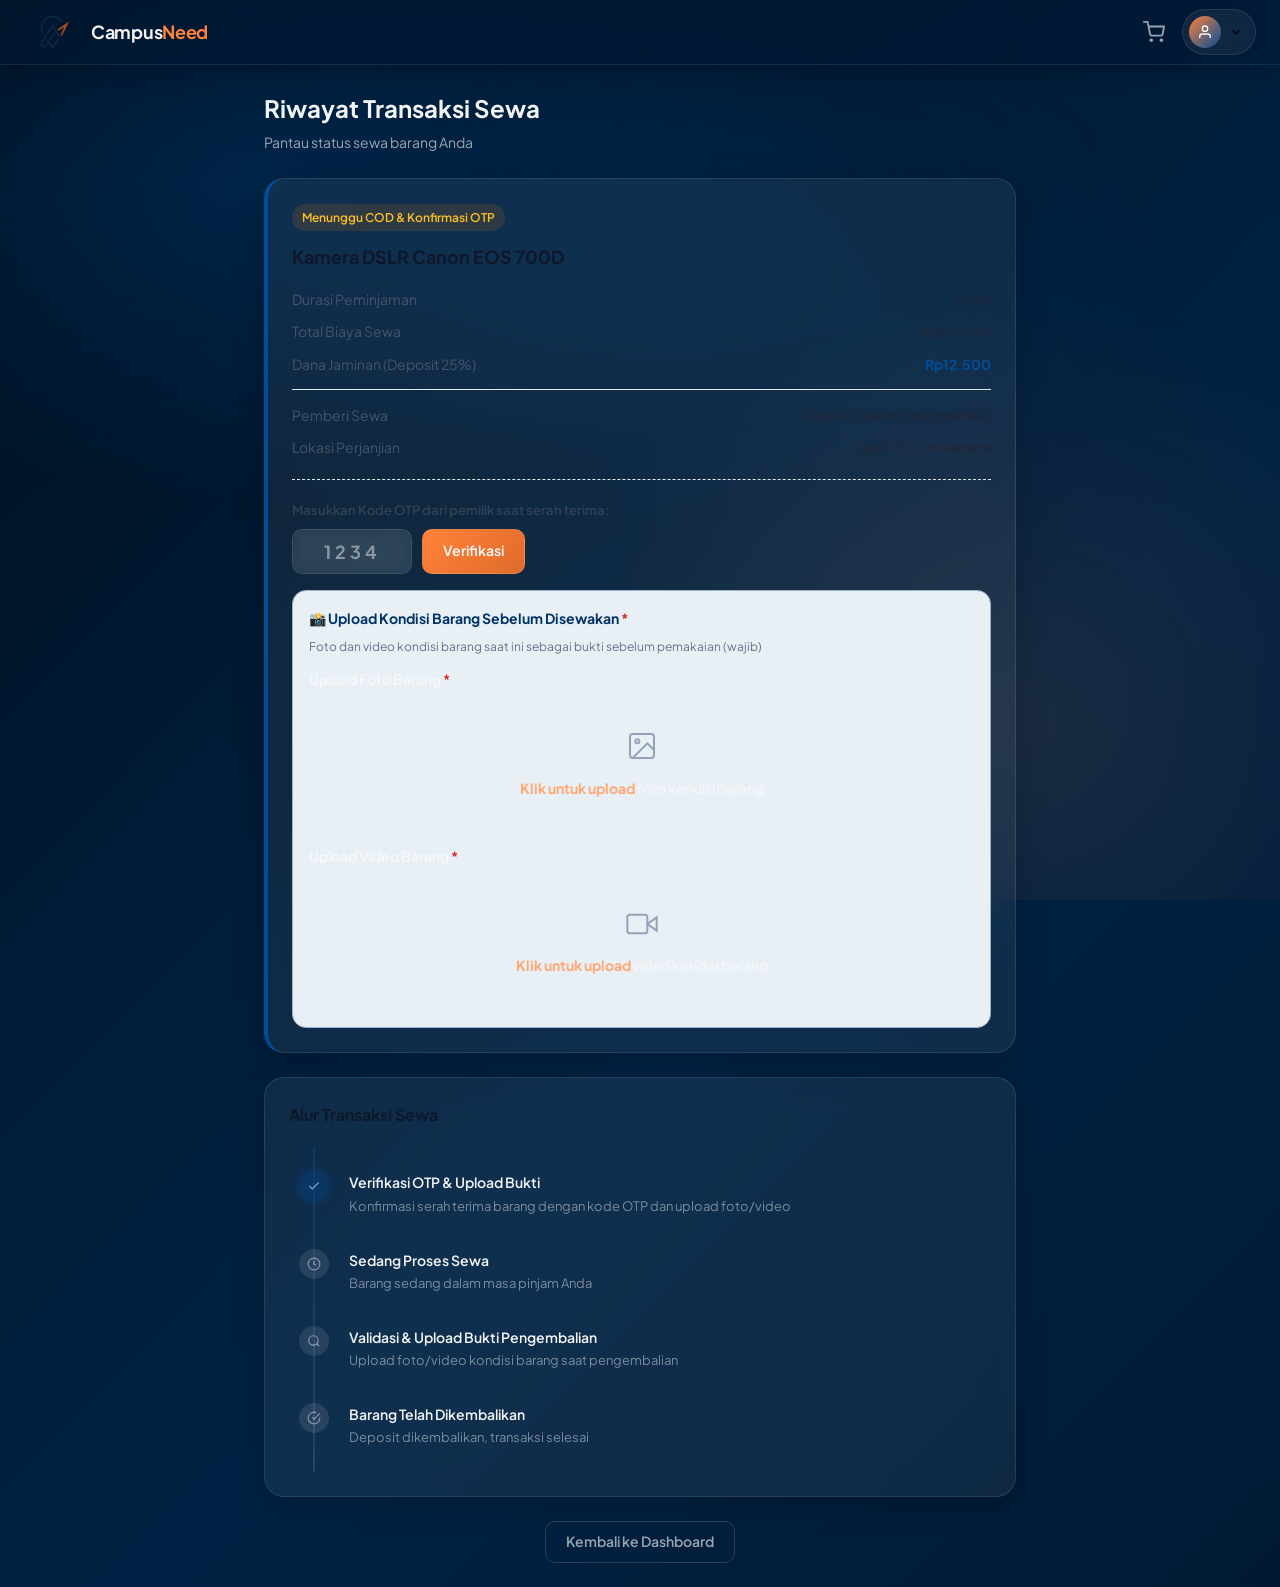
<file: transaksi-sewa.html>
<!DOCTYPE html>
<html lang="id">
<head>
  <meta charset="UTF-8">
  <meta name="viewport" content="width=device-width, initial-scale=1.0">
  <title>Riwayat Transaksi Sewa — CampusNeed</title>
  <link href="https://fonts.googleapis.com/css2?family=Plus+Jakarta+Sans:wght@400;500;600;700;800&display=swap" rel="stylesheet" />
  <link rel="stylesheet" href="dashboard-style.css" />
</head>
<body>

  <div id="navbarMount"></div>

  <div class="app-container-md">
    <div class="page-header">
      <h1>Riwayat Transaksi Sewa</h1>
      <p>Pantau status sewa barang Anda</p>
    </div>

    <!-- Transaction Card -->
    <div class="card" style="border-left: 4px solid var(--blue-600); margin-bottom: 24px;">
      <span class="badge badge-yellow" id="statusSewa" style="margin-bottom: 12px;">Menunggu COD & Konfirmasi OTP</span>
      
      <h3 id="txNamaBarang" style="font-size: 18px; font-weight: 700; color: var(--slate-900); margin-bottom: 16px;">Memuat nama barang...</h3>
      
      <div style="display: grid; gap: 10px; font-size: 14px; color: var(--slate-600);">
        <div style="display: flex; justify-content: space-between;">
          <span>Durasi Peminjaman</span>
          <strong id="txDurasi" style="color: var(--slate-800);">1 Hari</strong>
        </div>
        <div style="display: flex; justify-content: space-between;">
          <span>Total Biaya Sewa</span>
          <strong id="txBiaya" style="color: var(--slate-800);">Rp0</strong>
        </div>
        <div style="display: flex; justify-content: space-between;">
          <span>Dana Jaminan (Deposit 25%)</span>
          <strong id="txDeposit" style="color: var(--blue-600);">Rp0</strong>
        </div>
        <hr style="border: none; border-top: 1px solid var(--slate-200); margin: 4px 0;">
        <div style="display: flex; justify-content: space-between;">
          <span>Pemberi Sewa</span>
          <strong id="txOwner" style="color: var(--slate-800);">-</strong>
        </div>
        <div style="display: flex; justify-content: space-between;">
          <span>Lokasi Perjanjian</span>
          <strong style="color: var(--slate-800);">Lobi FST UIN Jakarta</strong>
        </div>
      </div>

      <!-- OTP Section with Upload -->
      <div id="otpSection" style="margin-top: 20px; padding-top: 20px; border-top: 1px dashed var(--slate-200);">
        <label style="font-size: 13px; font-weight: 600; color: var(--slate-700); display: block; margin-bottom: 8px;">Masukkan Kode OTP dari pemilik saat serah terima:</label>
        <div style="display: flex; gap: 10px; margin-bottom: 16px;">
          <input type="text" id="otpInput" class="form-input" placeholder="1234" maxlength="4" style="max-width: 120px; text-align: center; font-weight: 700; font-size: 18px; letter-spacing: 4px;">
          <button class="btn btn-primary" onclick="verifikasiOtp()">Verifikasi</button>
        </div>

        <!-- Upload Foto/Video SEBELUM Sewa (Wajib) -->
        <div style="margin-top: 16px; padding: 16px; background: var(--blue-50); border-radius: var(--radius-lg); border: 1px solid var(--blue-200);">
          <h4 style="font-size: 14px; font-weight: 700; color: var(--blue-800); margin-bottom: 8px;">
            📸 Upload Kondisi Barang Sebelum Disewakan <span style="color: var(--danger);">*</span>
          </h4>
          <p style="font-size: 12px; color: var(--slate-500); margin-bottom: 12px;">Foto dan video kondisi barang saat ini sebagai bukti sebelum pemakaian (wajib)</p>
          
          <div class="form-group" style="margin-bottom: 12px;">
            <label class="form-label">Upload Foto Barang <span style="color: var(--danger);">*</span></label>
            <div class="file-upload-area" onclick="document.getElementById('fotoSebelum').click()" id="fotoSebelumArea">
              <div class="file-upload-icon">
                <svg width="32" height="32" viewBox="0 0 24 24" fill="none" stroke="var(--slate-400)" stroke-width="1.5"><rect x="3" y="3" width="18" height="18" rx="2" ry="2"/><circle cx="8.5" cy="8.5" r="1.5"/><polyline points="21 15 16 10 5 21"/></svg>
              </div>
              <div class="file-upload-text"><strong>Klik untuk upload</strong> foto kondisi barang</div>
            </div>
            <input type="file" id="fotoSebelum" accept="image/*" style="display:none" onchange="previewUpload(this, 'fotoSebelumArea')">
          </div>

          <div class="form-group" style="margin-bottom: 0;">
            <label class="form-label">Upload Video Barang <span style="color: var(--danger);">*</span></label>
            <div class="file-upload-area" onclick="document.getElementById('videoSebelum').click()" id="videoSebelumArea">
              <div class="file-upload-icon">
                <svg width="32" height="32" viewBox="0 0 24 24" fill="none" stroke="var(--slate-400)" stroke-width="1.5"><polygon points="23 7 16 12 23 17 23 7"/><rect x="1" y="5" width="15" height="14" rx="2" ry="2"/></svg>
              </div>
              <div class="file-upload-text"><strong>Klik untuk upload</strong> video kondisi barang</div>
            </div>
            <input type="file" id="videoSebelum" accept="video/*" style="display:none" onchange="previewUpload(this, 'videoSebelumArea', true)">
          </div>
        </div>
      </div>

      <!-- Return & Validation Section (hidden initially) -->
      <div id="returnSection" style="display: none; margin-top: 20px; padding-top: 20px; border-top: 1px dashed var(--slate-200);">
        <button class="btn btn-primary btn-block btn-lg" onclick="kembalikanBarang()">
          <svg width="18" height="18" viewBox="0 0 24 24" fill="none" stroke="currentColor" stroke-width="2"><polyline points="1 4 1 10 7 10"/><path d="M3.51 15a9 9 0 1 0 2.13-9.36L1 10"/></svg>
          Kembalikan Barang
        </button>
      </div>

      <!-- Validation Upload Section (hidden initially) -->
      <div id="validationSection" style="display: none; margin-top: 20px; padding-top: 20px; border-top: 1px dashed var(--slate-200);">
        <div style="padding: 16px; background: var(--warning-light); border-radius: var(--radius-lg); border: 1px solid #fde68a;">
          <h4 style="font-size: 14px; font-weight: 700; color: var(--warning); margin-bottom: 8px;">
            📋 Upload Kondisi Barang Setelah Disewakan <span style="color: var(--danger);">*</span>
          </h4>
          <p style="font-size: 12px; color: var(--slate-500); margin-bottom: 12px;">Foto dan video kondisi barang saat pengembalian sebagai bukti validasi (wajib)</p>
          
          <div class="form-group" style="margin-bottom: 12px;">
            <label class="form-label">Upload Foto Barang <span style="color: var(--danger);">*</span></label>
            <div class="file-upload-area" onclick="document.getElementById('fotoSesudah').click()" id="fotoSesudahArea">
              <div class="file-upload-icon">
                <svg width="32" height="32" viewBox="0 0 24 24" fill="none" stroke="var(--slate-400)" stroke-width="1.5"><rect x="3" y="3" width="18" height="18" rx="2" ry="2"/><circle cx="8.5" cy="8.5" r="1.5"/><polyline points="21 15 16 10 5 21"/></svg>
              </div>
              <div class="file-upload-text"><strong>Klik untuk upload</strong> foto kondisi barang</div>
            </div>
            <input type="file" id="fotoSesudah" accept="image/*" style="display:none" onchange="previewUpload(this, 'fotoSesudahArea')">
          </div>

          <div class="form-group" style="margin-bottom: 12px;">
            <label class="form-label">Upload Video Barang <span style="color: var(--danger);">*</span></label>
            <div class="file-upload-area" onclick="document.getElementById('videoSesudah').click()" id="videoSesudahArea">
              <div class="file-upload-icon">
                <svg width="32" height="32" viewBox="0 0 24 24" fill="none" stroke="var(--slate-400)" stroke-width="1.5"><polygon points="23 7 16 12 23 17 23 7"/><rect x="1" y="5" width="15" height="14" rx="2" ry="2"/></svg>
              </div>
              <div class="file-upload-text"><strong>Klik untuk upload</strong> video kondisi barang</div>
            </div>
            <input type="file" id="videoSesudah" accept="video/*" style="display:none" onchange="previewUpload(this, 'videoSesudahArea', true)">
          </div>

          <button class="btn btn-success btn-block btn-lg" onclick="submitValidation()">
            <svg width="18" height="18" viewBox="0 0 24 24" fill="none" stroke="currentColor" stroke-width="2"><path d="M22 11.08V12a10 10 0 1 1-5.93-9.14"/><polyline points="22 4 12 14.01 9 11.01"/></svg>
            Konfirmasi Pengembalian
          </button>
        </div>
      </div>
    </div>

    <!-- Transaction Timeline -->
    <div class="card">
      <h3 style="font-size: 16px; font-weight: 700; color: var(--slate-900); margin-bottom: 20px;">Alur Transaksi Sewa</h3>
      
      <div class="timeline" id="timeline">
        <div class="timeline-step active" id="timelineStep1">
          <div class="timeline-icon">
            <svg width="14" height="14" viewBox="0 0 24 24" fill="none" stroke="currentColor" stroke-width="2.5"><polyline points="20 6 9 17 4 12"/></svg>
          </div>
          <div class="timeline-title">Verifikasi OTP & Upload Bukti</div>
          <div class="timeline-desc">Konfirmasi serah terima barang dengan kode OTP dan upload foto/video</div>
        </div>

        <div class="timeline-step" id="timelineStep2">
          <div class="timeline-icon">
            <svg width="14" height="14" viewBox="0 0 24 24" fill="none" stroke="currentColor" stroke-width="2"><circle cx="12" cy="12" r="10"/><polyline points="12 6 12 12 16 14"/></svg>
          </div>
          <div class="timeline-title">Sedang Proses Sewa</div>
          <div class="timeline-desc">Barang sedang dalam masa pinjam Anda</div>
        </div>

        <div class="timeline-step" id="timelineStep3">
          <div class="timeline-icon">
            <svg width="14" height="14" viewBox="0 0 24 24" fill="none" stroke="currentColor" stroke-width="2"><circle cx="11" cy="11" r="8"/><line x1="21" y1="21" x2="16.65" y2="16.65"/></svg>
          </div>
          <div class="timeline-title">Validasi & Upload Bukti Pengembalian</div>
          <div class="timeline-desc">Upload foto/video kondisi barang saat pengembalian</div>
        </div>

        <div class="timeline-step" id="timelineStep4">
          <div class="timeline-icon">
            <svg width="14" height="14" viewBox="0 0 24 24" fill="none" stroke="currentColor" stroke-width="2"><path d="M22 11.08V12a10 10 0 1 1-5.93-9.14"/><polyline points="22 4 12 14.01 9 11.01"/></svg>
          </div>
          <div class="timeline-title">Barang Telah Dikembalikan</div>
          <div class="timeline-desc">Deposit dikembalikan, transaksi selesai</div>
        </div>
      </div>
    </div>

    <div style="text-align: center; margin-top: 24px;">
      <a href="dashboard.html" class="btn btn-outline">Kembali ke Dashboard</a>
    </div>
  </div>

  <script src="app.js"></script>
  <script>
    const nama = localStorage.getItem('checkout_nama') || "Kamera DSLR Canon EOS 700D";
    const durasi = localStorage.getItem('checkout_durasi') || "1";
    const totalSewa = parseInt(localStorage.getItem('checkout_total_sewa')) || 50000;
    const deposit = parseInt(localStorage.getItem('checkout_deposit')) || Math.round(totalSewa * 0.25);
    const owner = localStorage.getItem('checkout_owner') || "Aprillia (Teknik Informatika)";

    const ownerName = owner.split('/')[0].trim();

    document.getElementById('txNamaBarang').innerText = nama;
    document.getElementById('txDurasi').innerText = durasi + ' Hari';
    document.getElementById('txBiaya').innerText = 'Rp' + totalSewa.toLocaleString('id-ID');
    document.getElementById('txDeposit').innerText = 'Rp' + deposit.toLocaleString('id-ID');
    document.getElementById('txOwner').innerText = ownerName;

    document.addEventListener('DOMContentLoaded', () => {
      document.getElementById('navbarMount').innerHTML = renderAppNavbar({ showSearch: false });
    });

    function previewUpload(input, areaId, isVideo = false) {
      const area = document.getElementById(areaId);
      if (input.files && input.files[0]) {
        const file = input.files[0];
        area.classList.add('has-file');
        
        if (isVideo) {
          area.innerHTML = `
            <div class="file-upload-icon" style="color: var(--success);">
              <svg width="32" height="32" viewBox="0 0 24 24" fill="none" stroke="currentColor" stroke-width="1.5"><path d="M22 11.08V12a10 10 0 1 1-5.93-9.14"/><polyline points="22 4 12 14.01 9 11.01"/></svg>
            </div>
            <div class="file-upload-text" style="color: var(--success); font-weight: 600;">
              ✅ ${file.name}
            </div>
          `;
        } else {
          const reader = new FileReader();
          reader.onload = (e) => {
            area.innerHTML = `
              <img src="${e.target.result}" class="file-preview" alt="Preview">
              <div class="file-upload-text" style="color: var(--success); font-weight: 600; margin-top: 8px;">
                ✅ ${file.name}
              </div>
            `;
          };
          reader.readAsDataURL(file);
        }
      }
    }

    function verifikasiOtp() {
      const input = document.getElementById('otpInput').value;
      const fotoSebelum = document.getElementById('fotoSebelum').files.length;
      const videoSebelum = document.getElementById('videoSebelum').files.length;

      if (input.length !== 4) {
        showToast('Masukkan 4 digit OTP dengan benar', 'error');
        return;
      }

      if (!fotoSebelum) {
        showToast('Upload foto kondisi barang sebelum sewa (wajib)', 'error');
        return;
      }

      if (!videoSebelum) {
        showToast('Upload video kondisi barang sebelum sewa (wajib)', 'error');
        return;
      }

      showToast('Verifikasi berhasil! OTP valid. Bukti kondisi barang tersimpan. Status sewa kini AKTIF.', 'success');

      const badge = document.getElementById('statusSewa');
      badge.textContent = 'Sewa Sedang Berjalan';
      badge.className = 'badge badge-blue';

      document.getElementById('otpSection').style.display = 'none';
      document.getElementById('returnSection').style.display = 'block';

      updateTimeline(2);
    }

    function kembalikanBarang() {
      showToast('Silakan upload bukti kondisi barang untuk validasi pengembalian', 'info');
      
      updateTimeline(3);

      const badge = document.getElementById('statusSewa');
      badge.textContent = 'Validasi Barang';
      badge.className = 'badge badge-yellow';

      document.getElementById('returnSection').style.display = 'none';
      document.getElementById('validationSection').style.display = 'block';
    }

    function submitValidation() {
      const fotoSesudah = document.getElementById('fotoSesudah').files.length;
      const videoSesudah = document.getElementById('videoSesudah').files.length;

      if (!fotoSesudah) {
        showToast('Upload foto kondisi barang setelah sewa (wajib)', 'error');
        return;
      }

      if (!videoSesudah) {
        showToast('Upload video kondisi barang setelah sewa (wajib)', 'error');
        return;
      }

      showToast('Bukti pengembalian diupload. Memproses validasi...', 'info');

      setTimeout(() => {
        updateTimeline(4);
        const badge = document.getElementById('statusSewa');
        badge.textContent = 'Transaksi Selesai';
        badge.className = 'badge badge-green';
        
        document.getElementById('validationSection').innerHTML = `
          <div style="text-align: center; padding: 16px; background: var(--success-light); border-radius: var(--radius-lg);">
            <svg width="32" height="32" viewBox="0 0 24 24" fill="none" stroke="var(--success)" stroke-width="2" style="margin-bottom: 8px;"><path d="M22 11.08V12a10 10 0 1 1-5.93-9.14"/><polyline points="22 4 12 14.01 9 11.01"/></svg>
            <p style="font-size: 14px; font-weight: 600; color: var(--success); margin: 0;">Barang berhasil dikembalikan. Deposit Rp${deposit.toLocaleString('id-ID')} telah dikembalikan ke akun Anda.</p>
          </div>
        `;

        showToast('Barang dikembalikan! Deposit sudah dikembalikan ke akun Anda.', 'success');
      }, 2000);
    }

    function updateTimeline(activeStep) {
      for (let i = 1; i <= 4; i++) {
        const step = document.getElementById(`timelineStep${i}`);
        step.classList.remove('completed', 'active');
        if (i < activeStep) {
          step.classList.add('completed');
        } else if (i === activeStep) {
          step.classList.add('active');
        }
      }
    }
  </script>

</body>
</html>
</file>
<file: style.css>
/* ============================================================
   style.css — CampusNeed Landing Page
   Palette: Glassmorphism — Dark Gradient + Glass Cards
   ============================================================ */

*, *::before, *::after {
  box-sizing: border-box;
  margin: 0;
  padding: 0;
}

:root {
  /* Deep Navy Blue palette */
  --blue-900: #001a33;
  --blue-800: #003366;
  --blue-700: #004080;
  --blue-600: #004d99;
  --blue-500: #005cb3;
  --blue-400: #3380b3;
  --blue-300: #6699cc;
  --blue-200: #99b3cc;
  --blue-100: #ccd9e6;
  --blue-50:  #e8eff5;

  /* Energetic Orange Terracotta palette */
  --orange-600: #FF823A;
  --orange-500: #FF9557;
  --orange-400: #FFa873;
  --orange-300: #FFBB90;
  --orange-200: #FFCEAC;
  --orange-100: #FFE1C9;
  --orange-50:  #FFF4EB;

  --slate-900: #0f172a;
  --slate-800: #1e293b;
  --slate-700: #334155;
  --slate-600: #475569;
  --slate-500: #64748b;
  --slate-400: #94a3b8;
  --slate-300: #cbd5e1;
  --slate-200: #e2e8f0;
  --slate-100: #f1f5f9;
  --slate-50:  #f8fafc;

  --white: #ffffff;
  --success: #16a34a;

  --accent-purple: #FF823A;
  --accent-pink: #FF9557;
  --accent-teal: #003366;

  /* Glassmorphism tokens */
  --glass-bg: rgba(255, 255, 255, 0.06);
  --glass-bg-hover: rgba(255, 255, 255, 0.10);
  --glass-border: rgba(255, 255, 255, 0.12);
  --glass-border-hover: rgba(255, 255, 255, 0.22);
  --glass-blur: blur(16px);
  --glass-blur-strong: blur(24px);
  --glass-shadow: 0 8px 32px rgba(0, 0, 0, 0.2);
  --glass-shadow-hover: 0 16px 48px rgba(0, 0, 0, 0.3);

  /* Theme tokens */
  --bg-gradient: linear-gradient(135deg, #000d1a 0%, #001a33 30%, #002244 60%, #001a33 100%);
  --text-primary: rgba(255, 255, 255, 0.95);
  --text-secondary: rgba(255, 255, 255, 0.6);
  --text-muted: rgba(255, 255, 255, 0.45);
  --nav-bg: rgba(0, 26, 51, 0.45);
  --nav-bg-scrolled: rgba(0, 26, 51, 0.7);
  --nav-border: rgba(255, 255, 255, 0.08);
  --modal-bg: rgba(0, 26, 51, 0.85);
}

[data-theme="light"] {
  --bg-gradient: linear-gradient(135deg, #f8fafc 0%, #e2e8f0 50%, #f1f5f9 100%);
  --text-primary: #0f172a;
  --text-secondary: #334155;
  --text-muted: #64748b;
  
  --nav-bg: rgba(255, 255, 255, 0.65);
  --nav-bg-scrolled: rgba(255, 255, 255, 0.9);
  --nav-border: rgba(0, 0, 0, 0.1);
  --modal-bg: rgba(255, 255, 255, 0.85);
  
  --glass-bg: rgba(255, 255, 255, 0.6);
  --glass-bg-hover: rgba(255, 255, 255, 0.85);
  --glass-bg-input: rgba(255, 255, 255, 0.7);
  --glass-border: rgba(0, 0, 0, 0.1);
  --glass-border-hover: rgba(0, 0, 0, 0.2);
  --glass-shadow: 0 8px 32px rgba(0, 0, 0, 0.05);
  --glass-shadow-hover: 0 16px 48px rgba(0, 0, 0, 0.1);
}

[data-theme="light"] body::before {
  background: 
    radial-gradient(ellipse 80% 60% at 20% 20%, rgba(51, 128, 179, 0.15) 0%, transparent 60%),
    radial-gradient(ellipse 60% 80% at 80% 80%, rgba(255, 130, 58, 0.15) 0%, transparent 60%),
    radial-gradient(ellipse 50% 50% at 60% 30%, rgba(0, 51, 102, 0.1) 0%, transparent 60%);
  opacity: 0.7;
}

[data-theme="light"] .form-input, [data-theme="light"] .form-select, [data-theme="light"] .form-textarea {
  color: var(--text-primary);
}
[data-theme="light"] .form-input::placeholder { color: var(--text-muted); }


html { scroll-behavior: smooth; }

body {
  font-family: 'Plus Jakarta Sans', sans-serif;
  color: var(--text-primary);
  background: var(--bg-gradient);
  line-height: 1.6;
  overflow-x: hidden;
  min-height: 100vh;
  position: relative;
}

/* Animated mesh gradient background */
body::before {
  content: '';
  position: fixed;
  top: 0; left: 0; right: 0; bottom: 0;
  background:
    radial-gradient(ellipse 80% 60% at 20% 20%, rgba(0, 77, 153, 0.3) 0%, transparent 60%),
    radial-gradient(ellipse 60% 80% at 80% 80%, rgba(255, 130, 58, 0.12) 0%, transparent 60%),
    radial-gradient(ellipse 50% 50% at 60% 30%, rgba(0, 51, 102, 0.25) 0%, transparent 60%);
  pointer-events: none;
  z-index: -1;
  animation: meshFloat 20s ease-in-out infinite alternate;
}

@keyframes meshFloat {
  0%   { transform: scale(1)   translate(0, 0); }
  50%  { transform: scale(1.05) translate(-2%, 3%); }
  100% { transform: scale(1)   translate(2%, -2%); }
}

/* ============================================================
   ANIMATIONS
   ============================================================ */
@keyframes fadeInUp {
  from {
    opacity: 0;
    transform: translateY(40px);
  }
  to {
    opacity: 1;
    transform: translateY(0);
  }
}

@keyframes fadeInScale {
  from {
    opacity: 0;
    transform: scale(0.9);
  }
  to {
    opacity: 1;
    transform: scale(1);
  }
}

@keyframes slideInLeft {
  from {
    opacity: 0;
    transform: translateX(-60px);
  }
  to {
    opacity: 1;
    transform: translateX(0);
  }
}

@keyframes slideInRight {
  from {
    opacity: 0;
    transform: translateX(60px);
  }
  to {
    opacity: 1;
    transform: translateX(0);
  }
}

@keyframes float {
  0%, 100% { transform: translateY(0px); }
  50% { transform: translateY(-20px); }
}

@keyframes pulse-glow {
  0%, 100% { box-shadow: 0 0 20px rgba(255, 130, 58, 0.3); }
  50% { box-shadow: 0 0 40px rgba(255, 130, 58, 0.6); }
}

@keyframes particle-float {
  0% { transform: translateY(0) translateX(0); opacity: 0; }
  10% { opacity: 0.5; }
  90% { opacity: 0.5; }
  100% { transform: translateY(-100vh) translateX(20px); opacity: 0; }
}

@keyframes gradient-shift {
  0% { background-position: 0% 50%; }
  50% { background-position: 100% 50%; }
  100% { background-position: 0% 50%; }
}

@keyframes shimmer {
  0% { transform: translateX(-100%); }
  100% { transform: translateX(100%); }
}

@keyframes glassShine {
  0% { opacity: 0; transform: translateX(-100%) rotate(15deg); }
  50% { opacity: 0.08; }
  100% { opacity: 0; transform: translateX(200%) rotate(15deg); }
}

/* Scroll Reveal Classes */
.reveal {
  opacity: 0;
  transform: translateY(40px);
  transition: all 0.8s cubic-bezier(0.16, 1, 0.3, 1);
}

.reveal.revealed {
  opacity: 1;
  transform: translateY(0);
}

/* ============================================================
   NAVBAR — Glassmorphism
   ============================================================ */
nav {
  position: fixed;
  top: 0; left: 0; right: 0;
  background: var(--nav-bg);
  backdrop-filter: blur(20px);
  -webkit-backdrop-filter: blur(20px);
  border-bottom: 1px solid var(--nav-border);
  z-index: 100;
  padding: 0 2rem;
  transition: all 0.4s cubic-bezier(0.16, 1, 0.3, 1);
}

nav.scrolled {
  background: var(--nav-bg-scrolled);
  border-bottom: 1px solid var(--nav-border);
  box-shadow: 0 4px 30px rgba(0, 0, 0, 0.3);
}

.nav-inner {
  max-width: 1200px;
  margin: 0 auto;
  height: 64px;
  display: flex;
  align-items: center;
  justify-content: space-between;
}

.logo {
  display: flex;
  align-items: center;
  gap: 8px;
  text-decoration: none;
}

.logo-img {
  height: 38px;
  width: auto;
  display: block;
  object-fit: contain;
}

.logo-text {
  font-size: 18px;
  font-weight: 700;
  color: var(--text-primary);
  letter-spacing: -0.3px;
}

.logo-text span {
  color: var(--orange-600);
}

.nav-links {
  display: flex;
  align-items: center;
  gap: 2rem;
  list-style: none;
}

.nav-links a {
  font-size: 14px;
  font-weight: 500;
  color: var(--text-secondary);
  text-decoration: none;
  transition: all 0.3s;
  position: relative;
}

.nav-links a::after {
  content: '';
  position: absolute;
  bottom: -4px;
  left: 0;
  width: 0;
  height: 2px;
  background: var(--orange-600);
  border-radius: 2px;
  transition: width 0.3s ease;
}

.nav-links a:hover {
  color: var(--text-primary);
}

.nav-links a:hover::after {
  width: 100%;
}

.btn-nav {
  background: linear-gradient(135deg, var(--orange-600), #e06b2a) !important;
  color: white !important;
  padding: 10px 22px;
  border-radius: 12px;
  transition: all 0.3s !important;
  font-weight: 600;
  position: relative;
  overflow: hidden;
}

.btn-nav::before {
  content: '';
  position: absolute;
  top: 0; left: -100%; width: 100%; height: 100%;
  background: linear-gradient(90deg, transparent, rgba(255,255,255,0.2), transparent);
  transition: left 0.5s;
}

.btn-nav:hover::before {
  left: 100%;
}

.btn-nav:hover {
  transform: translateY(-2px);
  box-shadow: 0 8px 24px rgba(255, 130, 58, 0.35);
}

.btn-login-nav {
  background: rgba(255, 255, 255, 0.06) !important;
  color: white !important;
  padding: 10px 22px;
  border-radius: 12px;
  border: 1px solid rgba(255, 255, 255, 0.15) !important;
  transition: all 0.3s !important;
  font-weight: 600;
  backdrop-filter: blur(8px);
}

.btn-login-nav:hover {
  border-color: var(--orange-600) !important;
  color: var(--orange-600) !important;
  background: rgba(255, 130, 58, 0.15) !important;
  transform: translateY(-2px);
}

.btn-login-nav::after, .nav-links a.btn-nav::after { display: none !important; }

/* ============================================================
   HERO — Glassmorphism
   ============================================================ */
.hero {
  min-height: 100vh;
  display: flex;
  align-items: center;
  background: var(--bg-gradient);
  background-size: 200% 200%;
  animation: gradient-shift 15s ease infinite;
  position: relative;
  overflow: hidden;
  padding: 120px 2rem 60px;
}

.hero::before {
  content: '';
  position: absolute;
  top: -200px; right: -200px;
  width: 700px; height: 700px;
  background: radial-gradient(circle, rgba(255, 130, 58, 0.15) 0%, transparent 70%);
  pointer-events: none;
  animation: float 8s ease-in-out infinite;
}

.hero::after {
  content: '';
  position: absolute;
  bottom: -150px; left: -150px;
  width: 500px; height: 500px;
  background: radial-gradient(circle, rgba(0, 77, 153, 0.2) 0%, transparent 70%);
  pointer-events: none;
  animation: float 10s ease-in-out infinite reverse;
}

/* Hero Particles */
.hero-particles {
  position: absolute;
  top: 0; left: 0; right: 0; bottom: 0;
  overflow: hidden;
  pointer-events: none;
  z-index: 0;
}

.particle {
  position: absolute;
  background: rgba(255, 130, 58, 0.25);
  border-radius: 50%;
  animation: particle-float linear infinite;
}

/* Floating Shapes */
.hero-floating-shapes {
  position: absolute;
  top: 0; left: 0; right: 0; bottom: 0;
  pointer-events: none;
  z-index: 0;
}

.floating-shape {
  position: absolute;
  border-radius: 50%;
  opacity: 0.08;
  animation: float 6s ease-in-out infinite;
}

.floating-shape:nth-child(1) {
  width: 300px; height: 300px;
  background: var(--orange-600);
  top: 10%; right: 5%;
  animation-delay: 0s;
}

.floating-shape:nth-child(2) {
  width: 200px; height: 200px;
  background: var(--orange-400);
  bottom: 15%; left: 10%;
  animation-delay: 2s;
}

.floating-shape:nth-child(3) {
  width: 150px; height: 150px;
  background: var(--blue-400);
  top: 40%; left: 25%;
  animation-delay: 4s;
}

.hero-inner {
  max-width: 800px;
  margin: 0 auto;
  display: block;
  text-align: center;
  position: relative;
  z-index: 1;
}

.hero-content {
  display: flex;
  flex-direction: column;
  align-items: center;
  animation: fadeInUp 1s ease-out;
}

.hero-badge {
  display: inline-flex;
  align-items: center;
  gap: 6px;
  background: rgba(255, 130, 58, 0.12);
  border: 1px solid rgba(255, 130, 58, 0.25);
  color: var(--orange-300);
  font-size: 13px;
  font-weight: 600;
  padding: 8px 18px;
  border-radius: 100px;
  margin-bottom: 2rem;
  letter-spacing: 0.5px;
  animation: fadeInScale 0.8s ease-out;
  backdrop-filter: blur(8px);
}

.hero h1 {
  font-size: 56px;
  font-weight: 800;
  color: var(--text-primary);
  line-height: 1.15;
  letter-spacing: -1.5px;
  margin-bottom: 2rem;
  max-width: 650px;
  animation: fadeInUp 1s ease-out 0.2s both;
}

.hero h1 span {
  background: linear-gradient(135deg, var(--orange-600), var(--orange-400));
  -webkit-background-clip: text;
  -webkit-text-fill-color: transparent;
  background-clip: text;
}

.hero p {
  font-size: 16px;
  color: var(--text-secondary);
  line-height: 1.7;
  margin-bottom: 2.5rem;
  max-width: 600px;
  animation: fadeInUp 1s ease-out 0.4s both;
}

.hero-cta {
  display: flex;
  gap: 1rem;
  flex-wrap: wrap;
  justify-content: center;
  margin-bottom: 4rem;
  animation: fadeInUp 1s ease-out 0.6s both;
}

.btn-primary {
  background: linear-gradient(135deg, var(--orange-600), #e06b2a);
  color: white;
  padding: 14px 28px;
  border-radius: 14px;
  font-size: 15px;
  font-weight: 600;
  text-decoration: none;
  transition: all 0.4s cubic-bezier(0.16, 1, 0.3, 1);
  display: inline-flex;
  align-items: center;
  gap: 8px;
  position: relative;
  overflow: hidden;
  border: 1px solid rgba(255, 255, 255, 0.1);
}

.btn-primary::before {
  content: '';
  position: absolute;
  top: 0; left: -100%; width: 100%; height: 100%;
  background: linear-gradient(90deg, transparent, rgba(255,255,255,0.2), transparent);
  transition: left 0.6s;
}

.btn-primary:hover::before {
  left: 100%;
}

.btn-primary:hover {
  transform: translateY(-3px);
  box-shadow: 0 12px 32px rgba(255, 130, 58, 0.4);
}

.btn-secondary {
  background: rgba(255, 255, 255, 0.06);
  color: white;
  padding: 14px 28px;
  border-radius: 14px;
  font-size: 15px;
  font-weight: 600;
  text-decoration: none;
  border: 1px solid rgba(255, 255, 255, 0.15);
  transition: all 0.4s cubic-bezier(0.16, 1, 0.3, 1);
  backdrop-filter: blur(8px);
}

.btn-secondary:hover {
  background: rgba(255, 255, 255, 0.12);
  transform: translateY(-3px);
  border-color: var(--text-muted);
  box-shadow: 0 8px 24px rgba(255, 255, 255, 0.08);
}

.hero-stats-row {
  display: flex;
  justify-content: space-around;
  width: 100%;
  max-width: 700px;
  border-top: 1px solid rgba(255, 255, 255, 0.1);
  padding-top: 2.5rem;
  gap: 2rem;
  animation: fadeInUp 1s ease-out 0.8s both;
}

.stat-item {
  flex: 1;
  text-align: center;
  transition: transform 0.3s ease;
}

.stat-item:hover {
  transform: translateY(-4px);
}

.stat-item h3 {
  font-size: 36px;
  font-weight: 800;
  color: var(--text-primary);
  margin-bottom: 0.25rem;
  background: linear-gradient(135deg, white, var(--orange-300));
  -webkit-background-clip: text;
  -webkit-text-fill-color: transparent;
  background-clip: text;
}

.stat-item p {
  font-size: 13px;
  color: var(--text-secondary);
  margin-bottom: 0;
  line-height: 1.4;
}

/* ============================================================
   SECTIONS — Glassmorphism
   ============================================================ */
section {
  padding: 100px 2rem;
  position: relative;
  z-index: 1;
}

.section-inner {
  max-width: 1100px;
  margin: 0 auto;
}

.section-label {
  font-size: 12px;
  font-weight: 700;
  text-transform: uppercase;
  letter-spacing: 2px;
  color: var(--orange-400);
  margin-bottom: 0.75rem;
  display: inline-flex;
  align-items: center;
  gap: 8px;
}



.section-title {
  font-size: 40px;
  font-weight: 800;
  color: var(--text-primary);
  line-height: 1.15;
  letter-spacing: -1px;
  margin-bottom: 1rem;
}

.section-sub {
  font-size: 16px;
  color: var(--text-secondary);
  max-width: 580px;
  line-height: 1.7;
}

/* ============================================================
   SECTION: MASALAH — Glass Cards
   ============================================================ */
.problem {
  background: transparent;
}

.problem-grid {
  display: grid;
  grid-template-columns: repeat(3, 1fr);
  gap: 1.5rem;
  margin-top: 3rem;
}

.problem-card {
  background: var(--glass-bg);
  border: 1px solid var(--glass-border);
  border-radius: 20px;
  padding: 2rem;
  transition: all 0.4s cubic-bezier(0.16, 1, 0.3, 1);
  position: relative;
  overflow: hidden;
  backdrop-filter: var(--glass-blur);
  -webkit-backdrop-filter: var(--glass-blur);
  box-shadow: var(--glass-shadow);
}

.problem-card::before {
  content: '';
  position: absolute;
  top: 0; left: 0; right: 0;
  height: 3px;
  background: linear-gradient(90deg, var(--orange-600), var(--blue-400));
  opacity: 0;
  transition: opacity 0.4s;
}

/* Glass shine on hover */
.problem-card::after {
  content: '';
  position: absolute;
  top: -50%; left: -50%;
  width: 200%; height: 200%;
  background: linear-gradient(135deg, transparent, rgba(255,255,255,0.03), transparent);
  opacity: 0;
  transition: opacity 0.4s;
  pointer-events: none;
}

.problem-card:hover {
  border-color: var(--glass-border-hover);
  box-shadow: var(--glass-shadow-hover);
  transform: translateY(-6px);
  background: var(--glass-bg-hover);
}

.problem-card:hover::before {
  opacity: 1;
}

.problem-card:hover::after {
  opacity: 1;
}

.problem-icon {
  width: 52px;
  height: 52px;
  border-radius: 14px;
  display: flex;
  align-items: center;
  justify-content: center;
  font-size: 20px;
  margin-bottom: 1rem;
  transition: all 0.3s;
}

.problem-card:hover .problem-icon {
  transform: scale(1.1);
}

.problem-icon.p1 { background: rgba(0, 77, 153, 0.25); color: var(--blue-300); }
.problem-icon.p2 { background: rgba(255, 130, 58, 0.2); color: var(--orange-400); }
.problem-icon.p3 { background: rgba(51, 128, 179, 0.2); color: var(--blue-300); }

.problem-card h3 {
  font-size: 16px;
  font-weight: 700;
  color: var(--text-primary);
  margin-bottom: 0.5rem;
}

.problem-card p {
  font-size: 14px;
  color: var(--text-secondary);
  line-height: 1.65;
}

/* ============================================================
   SECTION: FITUR (Modul Rent & Sell) — Glass Cards
   ============================================================ */
.how {
  background: transparent;
}

.modules-wrap {
  display: grid;
  grid-template-columns: 1fr 1fr;
  gap: 2rem;
  margin-top: 3.5rem;
}

.module-card {
  border-radius: 24px;
  padding: 2.5rem;
  position: relative;
  overflow: hidden;
  transition: all 0.4s cubic-bezier(0.16, 1, 0.3, 1);
  backdrop-filter: var(--glass-blur);
  -webkit-backdrop-filter: var(--glass-blur);
}

.module-card:hover {
  transform: translateY(-6px);
}

.module-card.rent {
  background: rgba(0, 51, 102, 0.35);
  border: 1px solid rgba(0, 77, 153, 0.3);
  box-shadow: 0 8px 32px rgba(0, 26, 51, 0.4);
}

.module-card.rent:hover {
  box-shadow: 0 24px 48px rgba(0, 26, 51, 0.5);
  background: rgba(0, 51, 102, 0.45);
  border-color: rgba(0, 77, 153, 0.5);
}

.module-card.sell {
  background: rgba(255, 255, 255, 0.06);
  border: 1px solid rgba(255, 255, 255, 0.1);
  box-shadow: var(--glass-shadow);
}

.module-card.sell:hover {
  box-shadow: var(--glass-shadow-hover);
  background: rgba(255, 255, 255, 0.1);
  border-color: var(--text-muted);
}

.module-tag {
  display: inline-flex;
  align-items: center;
  gap: 6px;
  font-size: 12px;
  font-weight: 700;
  text-transform: uppercase;
  letter-spacing: 1px;
  padding: 5px 12px;
  border-radius: 100px;
  margin-bottom: 1.25rem;
}

.module-card.rent .module-tag {
  background: rgba(255, 130, 58, 0.2);
  color: var(--orange-400);
}

.module-card.sell .module-tag {
  background: rgba(255, 255, 255, 0.1);
  color: var(--text-secondary);
}

.module-card h3 {
  font-size: 26px;
  font-weight: 800;
  letter-spacing: -0.5px;
  margin-bottom: 0.75rem;
  line-height: 1.2;
}

.module-card.rent h3 { color: var(--text-primary); }
.module-card.sell h3 { color: var(--text-primary); }

.module-card > p {
  font-size: 14px;
  line-height: 1.7;
  margin-bottom: 1.5rem;
}

.module-card.rent > p { color: var(--text-secondary); }
.module-card.sell > p { color: var(--text-secondary); }

.feature-list {
  list-style: none;
  display: flex;
  flex-direction: column;
  gap: 0.625rem;
}

.feature-list li {
  display: flex;
  align-items: flex-start;
  gap: 10px;
  font-size: 14px;
  font-weight: 500;
  transition: transform 0.3s;
}

.feature-list li:hover {
  transform: translateX(4px);
}

.module-card.rent .feature-list li { color: var(--text-secondary); }
.module-card.sell .feature-list li { color: var(--text-secondary); }

.check {
  width: 20px;
  height: 20px;
  border-radius: 50%;
  display: flex;
  align-items: center;
  justify-content: center;
  flex-shrink: 0;
  margin-top: 2px;
  font-size: 10px;
  font-weight: 800;
}

.module-card.rent .check { background: linear-gradient(135deg, var(--orange-600), #e06b2a); color: var(--text-primary); }
.module-card.sell .check { background: rgba(0, 77, 153, 0.6); color: var(--text-primary); }

/* ============================================================
   SECTION: KEAMANAN — Glass Cards
   ============================================================ */
.security {
  background: transparent;
}

.security-grid {
  display: grid;
  grid-template-columns: repeat(2, 1fr);
  gap: 1.25rem;
  margin-top: 3rem;
}

.security-card {
  background: var(--glass-bg);
  border: 1px solid var(--glass-border);
  border-radius: 20px;
  padding: 1.75rem;
  display: flex;
  gap: 1rem;
  transition: all 0.4s cubic-bezier(0.16, 1, 0.3, 1);
  backdrop-filter: var(--glass-blur);
  -webkit-backdrop-filter: var(--glass-blur);
  box-shadow: var(--glass-shadow);
}

.security-card:hover {
  border-color: var(--glass-border-hover);
  box-shadow: var(--glass-shadow-hover);
  transform: translateY(-4px);
  background: var(--glass-bg-hover);
}

.security-icon {
  width: 48px;
  height: 48px;
  border-radius: 14px;
  background: linear-gradient(135deg, var(--orange-600), var(--blue-600));
  display: flex;
  align-items: center;
  justify-content: center;
  font-size: 20px;
  flex-shrink: 0;
  color: var(--text-primary);
  transition: transform 0.3s;
}

.security-card:hover .security-icon {
  transform: scale(1.1) rotate(5deg);
}

.security-card h4 {
  font-size: 15px;
  font-weight: 700;
  color: var(--text-primary);
  margin-bottom: 0.4rem;
}

.security-card p {
  font-size: 13px;
  color: var(--text-secondary);
  line-height: 1.6;
}

/* ============================================================
   SECTION: USP — Glass Cards
   ============================================================ */
.usp {
  background: transparent;
}

.usp-grid {
  display: grid;
  grid-template-columns: repeat(3, 1fr);
  gap: 1.5rem;
  margin-top: 3rem;
}

.usp-card {
  padding: 2rem;
  border-radius: 20px;
  border: 1px solid var(--glass-border);
  position: relative;
  transition: all 0.4s cubic-bezier(0.16, 1, 0.3, 1);
  overflow: hidden;
  background: var(--glass-bg);
  backdrop-filter: var(--glass-blur);
  -webkit-backdrop-filter: var(--glass-blur);
  box-shadow: var(--glass-shadow);
}

.usp-card::before {
  content: '';
  position: absolute;
  top: 0; left: 0; right: 0; bottom: 0;
  background: linear-gradient(135deg, rgba(255, 130, 58, 0.03), rgba(0, 77, 153, 0.06));
  opacity: 0;
  transition: opacity 0.4s;
}

.usp-card:hover {
  border-color: var(--glass-border-hover);
  box-shadow: var(--glass-shadow-hover);
  transform: translateY(-6px);
  background: var(--glass-bg-hover);
}

.usp-card:hover::before {
  opacity: 1;
}

.usp-num {
  font-size: 48px;
  font-weight: 800;
  color: rgba(255, 255, 255, 0.06);
  position: absolute;
  top: 1rem;
  right: 1.25rem;
  line-height: 1;
  letter-spacing: -2px;
  transition: color 0.3s;
}

.usp-card:hover .usp-num {
  color: rgba(255, 255, 255, 0.1);
}

.usp-icon {
  font-size: 28px;
  margin-bottom: 1rem;
  display: flex;
  width: 52px;
  height: 52px;
  align-items: center;
  justify-content: center;
  border-radius: 14px;
  background: rgba(0, 77, 153, 0.25);
  color: var(--blue-300);
  position: relative;
  z-index: 1;
  transition: transform 0.3s;
}

.usp-card:hover .usp-icon {
  transform: scale(1.1);
}

.usp-card h3 {
  font-size: 18px;
  font-weight: 700;
  color: var(--text-primary);
  margin-bottom: 0.75rem;
  line-height: 1.3;
  position: relative;
  z-index: 1;
}

.usp-card p {
  font-size: 14px;
  color: var(--text-secondary);
  line-height: 1.65;
  position: relative;
  z-index: 1;
}

/* ============================================================
   SECTION: ALUR / FLOW — Glass
   ============================================================ */
.flow {
  background: rgba(0, 26, 51, 0.3);
  backdrop-filter: blur(8px);
  -webkit-backdrop-filter: blur(8px);
}

.flow .section-title { color: var(--text-primary); }
.flow .section-sub   { color: var(--text-secondary); }
.flow .section-label { color: var(--orange-400); }
.flow .section-label::before { background: var(--orange-400); }

.flow-steps {
  display: grid;
  grid-template-columns: repeat(4, 1fr);
  gap: 1rem;
  margin-top: 3rem;
  position: relative;
}

.flow-steps::before {
  content: '';
  position: absolute;
  top: 30px;
  left: calc(12.5% + 12px);
  right: calc(12.5% + 12px);
  height: 2px;
  background: linear-gradient(90deg, rgba(255, 130, 58, 0.3), rgba(0, 77, 153, 0.3));
}

.flow-step {
  text-align: center;
  position: relative;
  transition: transform 0.3s;
}

.flow-step:hover {
  transform: translateY(-4px);
}

.step-circle {
  width: 64px;
  height: 64px;
  border-radius: 50%;
  background: linear-gradient(135deg, var(--orange-600), #e06b2a);
  display: flex;
  align-items: center;
  justify-content: center;
  font-size: 22px;
  margin: 0 auto 1.25rem;
  position: relative;
  z-index: 1;
  color: var(--text-primary);
  transition: all 0.3s;
  box-shadow: 0 8px 24px rgba(255, 130, 58, 0.3);
}

.flow-step:hover .step-circle {
  transform: scale(1.1);
  box-shadow: 0 12px 32px rgba(255, 130, 58, 0.5);
}

.flow-step h4 {
  font-size: 14px;
  font-weight: 700;
  color: var(--text-primary);
  margin-bottom: 0.5rem;
}

.flow-step p {
  font-size: 12px;
  color: var(--text-secondary);
  line-height: 1.55;
}

/* ============================================================
   SECTION: TIM — Glass Cards
   ============================================================ */
.team {
  background: transparent;
}

.team-grid {
  display: flex;
  gap: 1.5rem;
  margin-top: 3rem;
  justify-content: center;
}

.team-card {
  background: var(--glass-bg);
  border: 1px solid var(--glass-border);
  border-radius: 24px;
  padding: 2.25rem;
  text-align: center;
  width: 280px;
  transition: all 0.4s cubic-bezier(0.16, 1, 0.3, 1);
  backdrop-filter: var(--glass-blur);
  -webkit-backdrop-filter: var(--glass-blur);
  box-shadow: var(--glass-shadow);
}

.team-card:hover {
  transform: translateY(-8px);
  box-shadow: var(--glass-shadow-hover);
  border-color: var(--glass-border-hover);
  background: var(--glass-bg-hover);
}

.avatar {
  width: 76px;
  height: 76px;
  border-radius: 50%;
  background: linear-gradient(135deg, var(--orange-600), var(--blue-600));
  display: flex;
  align-items: center;
  justify-content: center;
  font-size: 24px;
  font-weight: 800;
  color: var(--text-primary);
  margin: 0 auto 1rem;
  transition: transform 0.3s;
}

.team-card:hover .avatar {
  transform: scale(1.1);
}

.team-card h4 {
  font-size: 16px;
  font-weight: 700;
  color: var(--text-primary);
  margin-bottom: 3px;
}

.team-card .nim {
  font-size: 13px;
  color: var(--text-muted);
  font-weight: 500;
  margin-bottom: 0.75rem;
}

.team-card .uni {
  font-size: 12px;
  color: var(--text-secondary);
  line-height: 1.5;
  border-top: 1px solid rgba(255, 255, 255, 0.1);
  padding-top: 0.75rem;
  margin-top: 0.25rem;
}

/* ============================================================
   SECTION: CTA — Glassmorphism
   ============================================================ */
.cta-section {
  background: linear-gradient(135deg, rgba(0, 51, 102, 0.5) 0%, rgba(0, 64, 128, 0.4) 50%, rgba(255, 130, 58, 0.25) 100%);
  backdrop-filter: blur(12px);
  -webkit-backdrop-filter: blur(12px);
  background-size: 200% 200%;
  animation: gradient-shift 12s ease infinite;
  text-align: center;
  padding: 100px 2rem;
  position: relative;
  overflow: hidden;
  border-top: 1px solid rgba(255, 255, 255, 0.06);
  border-bottom: 1px solid rgba(255, 255, 255, 0.06);
}

.cta-section::before {
  content: '';
  position: absolute;
  top: -100px; right: -100px;
  width: 400px; height: 400px;
  background: radial-gradient(circle, rgba(255, 130, 58, 0.15) 0%, transparent 70%);
  animation: float 8s ease-in-out infinite;
}

.cta-section::after {
  content: '';
  position: absolute;
  bottom: -100px; left: -100px;
  width: 300px; height: 300px;
  background: radial-gradient(circle, rgba(96, 165, 250, 0.15) 0%, transparent 70%);
  animation: float 10s ease-in-out infinite reverse;
}

.cta-section h2 {
  font-size: 42px;
  font-weight: 800;
  color: var(--text-primary);
  letter-spacing: -1px;
  margin-bottom: 1rem;
}

.cta-section h2 span {
  background: linear-gradient(135deg, var(--orange-300), var(--orange-600));
  -webkit-background-clip: text;
  -webkit-text-fill-color: transparent;
  background-clip: text;
}

.cta-section p {
  font-size: 17px;
  color: var(--text-secondary);
  margin-bottom: 2.5rem;
}

.cta-btns {
  display: flex;
  gap: 1rem;
  justify-content: center;
  flex-wrap: wrap;
}

/* ============================================================
   FOOTER — Glass
   ============================================================ */
footer {
  background: rgba(0, 13, 26, 0.6);
  backdrop-filter: blur(16px);
  -webkit-backdrop-filter: blur(16px);
  border-top: 1px solid rgba(255, 255, 255, 0.06);
  color: var(--text-secondary);
  padding: 2.5rem 2rem;
  text-align: center;
  font-size: 13px;
  position: relative;
  z-index: 1;
}

footer span {
  color: var(--orange-400);
  font-weight: 600;
}

/* ============================================================
   RESPONSIVE
   ============================================================ */
@media (max-width: 900px) {
  .hero-inner       { grid-template-columns: 1fr; }
  .hero-visual      { display: none; }
  .hero h1          { font-size: 38px; }

  .problem-grid,
  .usp-grid         { grid-template-columns: 1fr; }

  .modules-wrap,
  .security-grid    { grid-template-columns: 1fr; }

  .flow-steps       { grid-template-columns: 1fr 1fr; }
  .flow-steps::before { display: none; }

  .team-grid        { flex-direction: column; align-items: center; }

  .nav-links        { display: none; }

  .section-title    { font-size: 30px; }
  .cta-section h2   { font-size: 32px; }
  .stat-item h3     { font-size: 28px; }
}

/* Navbar Button Light Mode Overrides */
[data-theme="light"] .btn-login-nav {
  color: var(--text-primary) !important;
  border-color: rgba(0, 0, 0, 0.15) !important;
  background: rgba(255, 255, 255, 0.5) !important;
}
</file>
<file: dashboard-style.css>
/* ============================================================
   dashboard-style.css — CampusNeed App Pages
   Glassmorphism Theme: Dark gradient + glass cards
   ============================================================ */

/* Reset */
*, *::before, *::after {
  box-sizing: border-box;
  margin: 0;
  padding: 0;
}

:root {
  /* Deep Navy Blue palette */
  --blue-900: #001a33;
  --blue-800: #003366;
  --blue-700: #004080;
  --blue-600: #004d99;
  --blue-500: #005cb3;
  --blue-400: #3380b3;
  --blue-300: #6699cc;
  --blue-200: #99b3cc;
  --blue-100: #ccd9e6;
  --blue-50:  #e8eff5;

  /* Energetic Orange Terracotta palette */
  --orange-600: #FF823A;
  --orange-500: #FF9557;
  --orange-400: #FFa873;
  --orange-300: #FFBB90;
  --orange-200: #FFCEAC;
  --orange-100: #FFE1C9;
  --orange-50:  #FFF4EB;

  --slate-900: #0f172a;
  --slate-800: #1e293b;
  --slate-700: #334155;
  --slate-600: #475569;
  --slate-500: #64748b;
  --slate-400: #94a3b8;
  --slate-300: #cbd5e1;
  --slate-200: #e2e8f0;
  --slate-100: #f1f5f9;
  --slate-50:  #f8fafc;

  --white: #ffffff;
  --success: #16a34a;
  --success-light: rgba(22, 163, 74, 0.15);
  --warning: #d97706;
  --warning-light: rgba(217, 119, 6, 0.15);
  --danger: #dc2626;
  --danger-light: rgba(220, 38, 38, 0.15);
  --accent-purple: #FF823A;
  --accent-pink: #FF9557;

  --shadow-sm: 0 1px 4px rgba(0,0,0,0.2);
  --shadow-md: 0 4px 12px rgba(0,0,0,0.25);
  --shadow-lg: 0 10px 24px rgba(0,0,0,0.3);
  --shadow-xl: 0 20px 40px rgba(0,0,0,0.35);

  --radius-sm: 6px;
  --radius-md: 10px;
  --radius-lg: 14px;
  --radius-xl: 20px;
  --radius-full: 9999px;

  /* Glass tokens */
  --glass-bg: rgba(255, 255, 255, 0.06);
  --glass-bg-hover: rgba(255, 255, 255, 0.10);
  --glass-bg-input: rgba(255, 255, 255, 0.08);
  --glass-border: rgba(255, 255, 255, 0.10);
  --glass-border-hover: rgba(255, 255, 255, 0.20);
  --glass-blur: blur(16px);
  --glass-shadow: 0 8px 32px rgba(0, 0, 0, 0.2);

  /* Theme tokens */
  --bg-gradient: linear-gradient(135deg, #000d1a 0%, #001a33 30%, #002244 60%, #001a33 100%);
  --text-primary: rgba(255, 255, 255, 0.95);
  --text-secondary: rgba(255, 255, 255, 0.6);
  --text-muted: rgba(255, 255, 255, 0.45);
  --nav-bg: rgba(0, 26, 51, 0.45);
  --nav-bg-scrolled: rgba(0, 26, 51, 0.7);
  --nav-border: rgba(255, 255, 255, 0.08);
  --modal-bg: rgba(0, 26, 51, 0.85);
}

[data-theme="light"] {
  --bg-gradient: linear-gradient(135deg, #f8fafc 0%, #e2e8f0 50%, #f1f5f9 100%);
  --text-primary: #0f172a;
  --text-secondary: #334155;
  --text-muted: #64748b;
  
  --nav-bg: rgba(255, 255, 255, 0.65);
  --nav-bg-scrolled: rgba(255, 255, 255, 0.9);
  --nav-border: rgba(0, 0, 0, 0.1);
  --modal-bg: rgba(255, 255, 255, 0.85);
  
  --glass-bg: rgba(255, 255, 255, 0.6);
  --glass-bg-hover: rgba(255, 255, 255, 0.85);
  --glass-bg-input: rgba(255, 255, 255, 0.7);
  --glass-border: rgba(0, 0, 0, 0.1);
  --glass-border-hover: rgba(0, 0, 0, 0.2);
  --glass-shadow: 0 8px 32px rgba(0, 0, 0, 0.05);
  --glass-shadow-hover: 0 16px 48px rgba(0, 0, 0, 0.1);
}

[data-theme="light"] body::before {
  background: 
    radial-gradient(ellipse 80% 60% at 20% 20%, rgba(51, 128, 179, 0.15) 0%, transparent 60%),
    radial-gradient(ellipse 60% 80% at 80% 80%, rgba(255, 130, 58, 0.15) 0%, transparent 60%),
    radial-gradient(ellipse 50% 50% at 60% 30%, rgba(0, 51, 102, 0.1) 0%, transparent 60%);
  opacity: 0.7;
}

[data-theme="light"] .form-input, [data-theme="light"] .form-select, [data-theme="light"] .form-textarea {
  color: var(--text-primary);
}
[data-theme="light"] .form-input::placeholder { color: var(--text-muted); }


html { scroll-behavior: smooth; }

body {
  font-family: 'Plus Jakarta Sans', sans-serif;
  color: var(--text-primary);
  background: var(--bg-gradient);
  line-height: 1.6;
  overflow-x: hidden;
  min-height: 100vh;
  position: relative;
}

/* Animated mesh gradient background */
body::before {
  content: '';
  position: fixed;
  top: 0; left: 0; right: 0; bottom: 0;
  background:
    radial-gradient(ellipse 80% 60% at 20% 20%, rgba(0, 77, 153, 0.3) 0%, transparent 60%),
    radial-gradient(ellipse 60% 80% at 80% 80%, rgba(255, 130, 58, 0.1) 0%, transparent 60%),
    radial-gradient(ellipse 50% 50% at 60% 30%, rgba(0, 51, 102, 0.25) 0%, transparent 60%);
  pointer-events: none;
  z-index: -1;
}



a { text-decoration: none; color: inherit; }
img { max-width: 100%; display: block; }

/* ============================================================
   ANIMATIONS
   ============================================================ */
@keyframes fadeInUp {
  from { opacity: 0; transform: translateY(30px); }
  to { opacity: 1; transform: translateY(0); }
}

@keyframes fadeIn {
  from { opacity: 0; }
  to { opacity: 1; }
}

@keyframes slideUp {
  from { opacity: 0; transform: translateY(20px); }
  to { opacity: 1; transform: translateY(0); }
}

@keyframes scaleIn {
  from { opacity: 0; transform: scale(0.9); }
  to { opacity: 1; transform: scale(1); }
}

@keyframes shimmer {
  0% { transform: translateX(-100%); }
  100% { transform: translateX(100%); }
}

@keyframes pulse {
  0%, 100% { opacity: 1; }
  50% { opacity: 0.5; }
}

.reveal-card {
  animation: fadeInUp 0.6s ease-out both;
}

/* ============================================================
   NAVBAR — Glass
   ============================================================ */
.app-navbar {
  position: sticky;
  top: 0;
  z-index: 100;
  background: var(--nav-bg);
  backdrop-filter: blur(20px);
  -webkit-backdrop-filter: blur(20px);
  border-bottom: 1px solid var(--nav-border);
  padding: 0 24px;
  box-shadow: 0 4px 24px rgba(0, 0, 0, 0.2);
}

.app-navbar-inner {
  max-width: 1280px;
  margin: 0 auto;
  height: 64px;
  display: flex;
  align-items: center;
  justify-content: space-between;
  gap: 20px;
}

.app-logo {
  display: flex;
  align-items: center;
  gap: 10px;
  text-decoration: none;
  flex-shrink: 0;
}

.app-logo-img { height: 36px; width: auto; object-fit: contain; }

.app-logo-text {
  font-size: 18px;
  font-weight: 700;
  color: var(--text-primary);
  letter-spacing: -0.3px;
}

.app-logo-text span { color: var(--orange-600); }

.app-search {
  flex: 1;
  max-width: 480px;
  position: relative;
}

.app-search input {
  width: 100%;
  padding: 10px 16px 10px 42px;
  border: 1px solid rgba(255, 255, 255, 0.1);
  border-radius: var(--radius-full);
  font-family: inherit;
  font-size: 14px;
  color: var(--text-primary);
  background: rgba(255, 255, 255, 0.06);
  transition: all 0.3s;
  outline: none;
  backdrop-filter: blur(8px);
}

.app-search input:focus {
  border-color: rgba(255, 130, 58, 0.4);
  background: rgba(255, 255, 255, 0.1);
  box-shadow: 0 0 0 4px rgba(255, 130, 58, 0.1);
}

.app-search input::placeholder { color: var(--text-muted); }

.app-search-icon {
  position: absolute;
  left: 14px;
  top: 50%;
  transform: translateY(-50%);
  color: var(--text-muted);
  pointer-events: none;
}

.app-nav-actions {
  display: flex;
  align-items: center;
  gap: 8px;
  flex-shrink: 0;
}

.app-nav-btn {
  width: 40px;
  height: 40px;
  border-radius: var(--radius-md);
  border: none;
  background: transparent;
  color: var(--text-secondary);
  cursor: pointer;
  display: flex;
  align-items: center;
  justify-content: center;
  position: relative;
  transition: all 0.3s;
}

.app-nav-btn:hover {
  background: rgba(255, 255, 255, 0.08);
  color: var(--text-primary);
  transform: scale(1.05);
}

.cart-badge {
  position: absolute;
  top: 2px;
  right: 2px;
  background: linear-gradient(135deg, var(--orange-600), var(--blue-600));
  color: white;
  font-size: 10px;
  font-weight: 700;
  width: 18px;
  height: 18px;
  border-radius: 50%;
  display: flex;
  align-items: center;
  justify-content: center;
  line-height: 1;
}

.cart-badge:empty,
.cart-badge[data-count="0"] { display: none; }

.user-menu-btn {
  display: flex;
  align-items: center;
  gap: 8px;
  padding: 6px 12px 6px 6px;
  border-radius: var(--radius-full);
  border: 1px solid rgba(255, 255, 255, 0.1);
  background: rgba(255, 255, 255, 0.06);
  cursor: pointer;
  transition: all 0.3s;
  backdrop-filter: blur(8px);
}

.user-menu-btn:hover {
  border-color: var(--text-muted);
  background: rgba(255, 255, 255, 0.1);
  transform: scale(1.02);
}

.user-avatar {
  width: 32px;
  height: 32px;
  border-radius: 50%;
  background: linear-gradient(135deg, var(--orange-600), var(--blue-600));
  color: var(--text-primary);
  display: flex;
  align-items: center;
  justify-content: center;
  font-size: 13px;
  font-weight: 700;
}

.user-name {
  font-size: 13px;
  font-weight: 600;
  color: var(--text-secondary);
  max-width: 120px;
  overflow: hidden;
  text-overflow: ellipsis;
  white-space: nowrap;
}

.dropdown { position: relative; }

.dropdown-menu {
  display: none;
  position: absolute;
  top: calc(100% + 8px);
  right: 0;
  background: var(--modal-bg);
  backdrop-filter: blur(20px);
  -webkit-backdrop-filter: blur(20px);
  border: 1px solid rgba(255, 255, 255, 0.1);
  border-radius: var(--radius-lg);
  box-shadow: var(--shadow-xl);
  min-width: 220px;
  padding: 6px;
  z-index: 200;
  animation: slideUp 0.2s ease;
}

.dropdown-menu.show { display: block; }

.dropdown-item {
  display: flex;
  align-items: center;
  gap: 10px;
  padding: 10px 14px;
  font-size: 14px;
  font-weight: 500;
  color: var(--text-secondary);
  border-radius: var(--radius-sm);
  cursor: pointer;
  transition: all 0.2s;
}

.dropdown-item:hover {
  background: rgba(255, 255, 255, 0.08);
  color: var(--text-primary);
  transform: translateX(2px);
}

.dropdown-divider {
  height: 1px;
  background: rgba(255, 255, 255, 0.08);
  margin: 4px 0;
}

/* ============================================================
   CONTAINERS
   ============================================================ */
.app-container { max-width: 1280px; margin: 0 auto; padding: 24px; }
.app-container-sm { max-width: 640px; margin: 0 auto; padding: 24px; }
.app-container-md { max-width: 800px; margin: 0 auto; padding: 24px; }

/* ============================================================
   PAGE HEADER
   ============================================================ */
.page-header { margin-bottom: 24px; animation: fadeInUp 0.6s ease; }
.page-header h1 { font-size: 24px; font-weight: 700; color: var(--text-primary); margin-bottom: 4px; }
.page-header p { font-size: 14px; color: var(--text-secondary); }

.welcome-box {
  background: rgba(255, 130, 58, 0.12);
  backdrop-filter: blur(16px);
  -webkit-backdrop-filter: blur(16px);
  border: 1px solid rgba(255, 130, 58, 0.2);
  border-radius: var(--radius-xl);
  padding: 32px;
  color: var(--text-primary);
  margin-bottom: 32px;
  position: relative;
  overflow: hidden;
  animation: fadeInUp 0.6s ease;
  box-shadow: 0 8px 32px rgba(255, 130, 58, 0.1);
}

.welcome-box::before {
  content: '';
  position: absolute;
  top: -60px; right: -60px;
  width: 200px; height: 200px;
  background: rgba(255, 130, 58, 0.1);
  border-radius: 50%;
}

.welcome-box::after {
  content: '';
  position: absolute;
  bottom: -40px; left: -40px;
  width: 120px; height: 120px;
  background: rgba(0, 77, 153, 0.1);
  border-radius: 50%;
}

.welcome-box h2 { font-size: 22px; font-weight: 700; margin-bottom: 4px; position: relative; z-index: 1; }
.welcome-box p { font-size: 14px; opacity: 0.75; position: relative; z-index: 1; }

/* ============================================================
   TABS — Glass
   ============================================================ */
.tab-group {
  display: flex;
  gap: 4px;
  background: rgba(255, 255, 255, 0.06);
  border: 1px solid rgba(255, 255, 255, 0.08);
  padding: 4px;
  border-radius: var(--radius-full);
  margin-bottom: 24px;
  width: fit-content;
  backdrop-filter: blur(8px);
}

.tab-btn {
  padding: 10px 24px;
  border: none;
  border-radius: var(--radius-full);
  font-family: inherit;
  font-size: 14px;
  font-weight: 600;
  color: var(--text-secondary);
  background: transparent;
  cursor: pointer;
  transition: all 0.3s cubic-bezier(0.16, 1, 0.3, 1);
}

.tab-btn.active {
  background: rgba(255, 255, 255, 0.12);
  color: var(--text-primary);
  box-shadow: 0 4px 12px rgba(0, 0, 0, 0.2);
}

.tab-btn:hover:not(.active) { color: var(--text-secondary); }

/* ============================================================
   CATEGORY PILLS — Glass
   ============================================================ */
.category-row {
  display: flex;
  gap: 12px;
  overflow-x: auto;
  padding-bottom: 8px;
  margin-bottom: 24px;
  scrollbar-width: none;
}

.category-row::-webkit-scrollbar { display: none; }

.category-pill {
  display: flex;
  flex-direction: column;
  align-items: center;
  gap: 8px;
  padding: 14px 18px;
  background: var(--glass-bg);
  border: 1px solid var(--glass-border);
  border-radius: var(--radius-lg);
  cursor: pointer;
  transition: all 0.3s cubic-bezier(0.16, 1, 0.3, 1);
  flex-shrink: 0;
  min-width: 90px;
  backdrop-filter: blur(8px);
}

.category-pill:hover {
  border-color: var(--glass-border-hover);
  background: var(--glass-bg-hover);
  transform: translateY(-2px);
}

.category-pill.active {
  border-color: rgba(255, 130, 58, 0.4);
  background: rgba(255, 130, 58, 0.1);
  box-shadow: 0 4px 16px rgba(255, 130, 58, 0.15);
}

.category-pill-icon {
  width: 40px; height: 40px;
  border-radius: var(--radius-md);
  background: rgba(0, 77, 153, 0.2);
  display: flex;
  align-items: center;
  justify-content: center;
  color: var(--blue-300);
  transition: all 0.3s;
}

.category-pill.active .category-pill-icon {
  background: linear-gradient(135deg, var(--orange-600), var(--blue-600));
  color: var(--text-primary);
}

.category-pill-label {
  font-size: 12px;
  font-weight: 600;
  color: var(--text-secondary);
  text-align: center;
  white-space: nowrap;
}

.category-pill.active .category-pill-label { color: var(--orange-400); }

/* ============================================================
   PRODUCT CARDS — Glass
   ============================================================ */
.product-grid {
  display: grid;
  grid-template-columns: repeat(auto-fill, minmax(260px, 1fr));
  gap: 20px;
  margin-bottom: 32px;
}

.product-card {
  background: var(--glass-bg);
  border: 1px solid var(--glass-border);
  border-radius: var(--radius-xl);
  overflow: hidden;
  transition: all 0.4s cubic-bezier(0.16, 1, 0.3, 1);
  cursor: pointer;
  display: flex;
  flex-direction: column;
  backdrop-filter: var(--glass-blur);
  -webkit-backdrop-filter: var(--glass-blur);
  box-shadow: var(--glass-shadow);
}

.product-card:hover {
  border-color: var(--glass-border-hover);
  box-shadow: 0 20px 48px rgba(0, 0, 0, 0.35);
  transform: translateY(-6px);
  background: var(--glass-bg-hover);
}

.product-card-img-wrap {
  position: relative;
  overflow: hidden;
}

.product-card-img {
  width: 100%;
  height: 200px;
  object-fit: cover;
  background: rgba(255, 255, 255, 0.04);
  transition: transform 0.5s;
}

.product-card:hover .product-card-img {
  transform: scale(1.05);
}

.product-card-body {
  padding: 16px;
  display: flex;
  flex-direction: column;
  flex-grow: 1;
}

.product-card-badge {
  display: inline-flex;
  align-items: center;
  gap: 4px;
  padding: 4px 10px;
  border-radius: var(--radius-full);
  font-size: 11px;
  font-weight: 700;
  text-transform: uppercase;
  letter-spacing: 0.5px;
  width: fit-content;
  margin-bottom: 8px;
}

.badge-sewa {
  background: rgba(0, 77, 153, 0.25);
  color: var(--blue-300);
}

.badge-preloved {
  background: rgba(255, 255, 255, 0.08);
  color: var(--text-secondary);
}

/* COD Badge */
.cod-badge {
  position: absolute;
  top: 12px;
  right: 12px;
  background: linear-gradient(135deg, var(--success), #059669);
  color: var(--text-primary);
  font-size: 10px;
  font-weight: 700;
  padding: 4px 10px;
  border-radius: var(--radius-full);
  text-transform: uppercase;
  letter-spacing: 0.5px;
  box-shadow: 0 2px 8px rgba(22, 163, 74, 0.3);
}

.product-card-title {
  font-size: 15px;
  font-weight: 600;
  color: var(--text-primary);
  margin-bottom: 6px;
  line-height: 1.4;
}

.product-card-price {
  font-size: 17px;
  font-weight: 700;
  color: var(--orange-400);
  margin-bottom: 8px;
}

.product-card-meta {
  font-size: 12px;
  color: var(--text-muted);
  display: flex;
  align-items: center;
  gap: 6px;
  margin-top: auto;
}

.product-card-meta svg { flex-shrink: 0; }

.product-card-rating {
  display: flex;
  align-items: center;
  gap: 4px;
  margin-top: 6px;
}

.rating-stars {
  display: flex;
  gap: 1px;
}

.rating-value {
  font-size: 12px;
  font-weight: 600;
  color: var(--text-secondary);
  margin-left: 2px;
}

.product-card-distance {
  font-size: 12px;
  color: var(--text-muted);
  display: flex;
  align-items: center;
  gap: 4px;
  margin-top: 6px;
}

/* ============================================================
   BUTTONS — Glass
   ============================================================ */
.btn {
  display: inline-flex;
  align-items: center;
  justify-content: center;
  gap: 8px;
  padding: 10px 20px;
  border: none;
  border-radius: var(--radius-md);
  font-family: inherit;
  font-size: 14px;
  font-weight: 600;
  cursor: pointer;
  transition: all 0.3s cubic-bezier(0.16, 1, 0.3, 1);
  line-height: 1.4;
  position: relative;
  overflow: hidden;
}

.btn-primary {
  background: linear-gradient(135deg, var(--orange-600), #e06b2a);
  color: white;
  border: 1px solid rgba(255, 255, 255, 0.1);
}

.btn-primary:hover {
  transform: translateY(-2px);
  box-shadow: 0 8px 24px rgba(255, 130, 58, 0.35);
}

.btn-secondary {
  background: rgba(255, 255, 255, 0.06);
  color: var(--text-secondary);
  border: 1px solid rgba(255, 255, 255, 0.12);
  backdrop-filter: blur(8px);
}

.btn-secondary:hover {
  background: rgba(255, 255, 255, 0.1);
  color: var(--text-primary);
}

.btn-outline {
  background: transparent;
  color: var(--text-secondary);
  border: 1px solid rgba(255, 255, 255, 0.15);
}

.btn-outline:hover {
  background: rgba(255, 255, 255, 0.06);
  border-color: var(--text-muted);
  color: var(--text-primary);
}

.btn-success { background: var(--success); color: white; border: none; }
.btn-success:hover { opacity: 0.9; transform: translateY(-1px); }

.btn-danger { background: var(--danger); color: white; border: none; }
.btn-danger:hover { opacity: 0.9; transform: translateY(-1px); }

.btn-lg { padding: 14px 28px; font-size: 15px; border-radius: var(--radius-lg); }
.btn-block { width: 100%; }
.btn-icon { padding: 10px; }

/* ============================================================
   CARDS — Glass
   ============================================================ */
.card {
  background: var(--glass-bg);
  border: 1px solid var(--glass-border);
  border-radius: var(--radius-xl);
  padding: 24px;
  box-shadow: var(--glass-shadow);
  transition: all 0.3s;
  backdrop-filter: var(--glass-blur);
  -webkit-backdrop-filter: var(--glass-blur);
}

.card:hover {
  box-shadow: 0 12px 36px rgba(0, 0, 0, 0.3);
  border-color: var(--glass-border-hover);
}

/* ============================================================
   FORMS — Glass
   ============================================================ */
.form-group { margin-bottom: 20px; }

.form-label {
  display: block;
  font-weight: 600;
  font-size: 14px;
  margin-bottom: 6px;
  color: var(--text-secondary);
}

.form-input,
.form-select,
.form-textarea {
  width: 100%;
  padding: 10px 14px;
  border: 1px solid rgba(255, 255, 255, 0.1);
  border-radius: var(--radius-md);
  font-family: inherit;
  font-size: 14px;
  color: var(--text-primary);
  background: var(--glass-bg-input);
  transition: all 0.3s;
  outline: none;
  backdrop-filter: blur(8px);
}

.form-input:focus,
.form-select:focus,
.form-textarea:focus {
  border-color: rgba(255, 130, 58, 0.4);
  box-shadow: 0 0 0 4px rgba(255, 130, 58, 0.1);
  background: rgba(255, 255, 255, 0.1);
}

.form-input::placeholder,
.form-textarea::placeholder { color: var(--text-muted); }

.form-textarea { resize: vertical; min-height: 80px; }

.form-select option {
  background: #001a33;
  color: var(--text-primary);
}

.file-upload-area {
  border: 2px dashed rgba(255, 255, 255, 0.15);
  border-radius: var(--radius-lg);
  padding: 32px;
  text-align: center;
  cursor: pointer;
  transition: all 0.3s;
  background: rgba(255, 255, 255, 0.03);
  backdrop-filter: blur(8px);
}

.file-upload-area:hover {
  border-color: rgba(255, 130, 58, 0.35);
  background: rgba(255, 130, 58, 0.05);
  transform: scale(1.01);
}

.file-upload-area.has-file {
  border-color: rgba(255, 130, 58, 0.4);
  border-style: solid;
}

.file-upload-icon { color: var(--text-muted); margin-bottom: 8px; }
.file-upload-text { font-size: 14px; color: var(--text-secondary); }
.file-upload-text strong { color: var(--orange-400); }

.file-preview {
  max-width: 200px;
  max-height: 150px;
  object-fit: cover;
  border-radius: var(--radius-md);
  margin: 12px auto 0;
}

/* ============================================================
   BADGES — Glass
   ============================================================ */
.badge {
  display: inline-flex;
  align-items: center;
  gap: 4px;
  padding: 4px 10px;
  border-radius: var(--radius-full);
  font-size: 12px;
  font-weight: 600;
}

.badge-blue { background: rgba(0, 77, 153, 0.25); color: var(--blue-300); }
.badge-green { background: var(--success-light); color: #4ade80; }
.badge-yellow { background: var(--warning-light); color: #fbbf24; }
.badge-red { background: var(--danger-light); color: #f87171; }
.badge-purple { background: rgba(255, 130, 58, 0.15); color: var(--orange-400); }

/* ============================================================
   TOAST — Glass
   ============================================================ */
.toast-container {
  position: fixed;
  top: 80px;
  right: 24px;
  z-index: 9999;
  display: flex;
  flex-direction: column;
  gap: 8px;
}

.toast {
  background: var(--modal-bg);
  backdrop-filter: blur(16px);
  -webkit-backdrop-filter: blur(16px);
  border: 1px solid rgba(255, 255, 255, 0.1);
  border-radius: var(--radius-lg);
  padding: 14px 20px;
  box-shadow: var(--shadow-xl);
  display: flex;
  align-items: center;
  gap: 12px;
  font-size: 14px;
  font-weight: 500;
  color: var(--text-primary);
  min-width: 300px;
  max-width: 420px;
  animation: toastIn 0.4s cubic-bezier(0.16, 1, 0.3, 1);
}

.toast.toast-success { border-left: 4px solid var(--success); }
.toast.toast-error { border-left: 4px solid var(--danger); }
.toast.toast-info { border-left: 4px solid var(--blue-400); }
.toast-icon { flex-shrink: 0; }
.toast-close { margin-left: auto; background: none; border: none; color: var(--text-muted); cursor: pointer; padding: 4px; }

@keyframes toastIn {
  from { transform: translateX(120%); opacity: 0; }
  to { transform: translateX(0); opacity: 1; }
}

@keyframes toastOut {
  from { transform: translateX(0); opacity: 1; }
  to { transform: translateX(120%); opacity: 0; }
}

/* ============================================================
   MODAL — Glass
   ============================================================ */
.modal-overlay {
  display: none;
  position: fixed;
  top: 0; left: 0; width: 100%; height: 100%;
  background: rgba(0, 13, 26, 0.6);
  backdrop-filter: blur(8px);
  z-index: 1000;
  justify-content: center;
  align-items: center;
}

.modal-overlay.show { display: flex; }

.modal-content {
  background: var(--modal-bg);
  backdrop-filter: blur(24px);
  -webkit-backdrop-filter: blur(24px);
  border: 1px solid rgba(255, 255, 255, 0.1);
  border-radius: var(--radius-xl);
  padding: 32px;
  width: 100%;
  max-width: 480px;
  max-height: 90vh;
  overflow-y: auto;
  box-shadow: var(--shadow-xl);
  animation: scaleIn 0.3s cubic-bezier(0.16, 1, 0.3, 1);
}

.modal-header {
  display: flex;
  align-items: center;
  justify-content: space-between;
  margin-bottom: 20px;
}

.modal-header h3 { font-size: 18px; font-weight: 700; color: var(--text-primary); }

.modal-close {
  width: 32px; height: 32px;
  border-radius: 50%;
  border: none;
  background: rgba(255, 255, 255, 0.08);
  color: var(--text-secondary);
  cursor: pointer;
  display: flex;
  align-items: center;
  justify-content: center;
  transition: all 0.2s;
}

.modal-close:hover { background: rgba(255, 255, 255, 0.15); color: var(--text-secondary); }

/* ============================================================
   CHAT MODAL — Glass
   ============================================================ */
.chat-modal-overlay {
  position: fixed;
  top: 0; left: 0; width: 100%; height: 100%;
  background: rgba(0, 13, 26, 0.4);
  backdrop-filter: blur(4px);
  z-index: 1500;
  opacity: 0;
  transition: opacity 0.3s;
}

.chat-modal-overlay.show { opacity: 1; }

.chat-modal {
  position: fixed;
  bottom: 24px;
  right: 24px;
  width: 380px;
  height: 520px;
  background: var(--modal-bg);
  backdrop-filter: blur(24px);
  -webkit-backdrop-filter: blur(24px);
  border: 1px solid rgba(255, 255, 255, 0.1);
  border-radius: var(--radius-xl);
  box-shadow: 0 24px 48px rgba(0,0,0,0.35);
  z-index: 1501;
  display: flex;
  flex-direction: column;
  overflow: hidden;
  transform: translateY(20px) scale(0.95);
  opacity: 0;
  transition: all 0.4s cubic-bezier(0.16, 1, 0.3, 1);
}

.chat-modal.open {
  transform: translateY(0) scale(1);
  opacity: 1;
}

.chat-header {
  display: flex;
  align-items: center;
  justify-content: space-between;
  padding: 16px 20px;
  background: linear-gradient(135deg, rgba(255, 130, 58, 0.25), rgba(0, 51, 102, 0.4));
  border-bottom: 1px solid var(--nav-border);
  color: var(--text-primary);
}

.chat-header-info {
  display: flex;
  align-items: center;
  gap: 12px;
}

.chat-avatar {
  width: 36px; height: 36px;
  border-radius: 50%;
  background: rgba(255,255,255,0.15);
  display: flex;
  align-items: center;
  justify-content: center;
  font-size: 13px;
  font-weight: 700;
}

.chat-seller-name { font-size: 14px; font-weight: 600; }
.chat-status { font-size: 11px; opacity: 0.7; }

.chat-header .modal-close {
  background: rgba(255,255,255,0.1);
  color: var(--text-primary);
}

.chat-header .modal-close:hover {
  background: rgba(255,255,255,0.2);
}

.chat-body {
  flex: 1;
  overflow-y: auto;
  padding: 16px;
  display: flex;
  flex-direction: column;
  gap: 8px;
  background: rgba(0, 13, 26, 0.4);
}

.chat-welcome {
  text-align: center;
  padding: 40px 20px;
  color: var(--text-muted);
  font-size: 14px;
}

.chat-bubble {
  max-width: 80%;
  padding: 10px 14px;
  border-radius: 16px;
  font-size: 14px;
  line-height: 1.5;
  animation: slideUp 0.3s ease;
}

.chat-user {
  align-self: flex-end;
  background: linear-gradient(135deg, var(--orange-600), var(--blue-600));
  color: var(--text-primary);
  border-bottom-right-radius: 4px;
}

.chat-seller {
  align-self: flex-start;
  background: rgba(255, 255, 255, 0.08);
  color: var(--text-secondary);
  border: 1px solid rgba(255, 255, 255, 0.08);
  border-bottom-left-radius: 4px;
}

.chat-time {
  font-size: 10px;
  opacity: 0.5;
  margin-top: 4px;
}

.chat-footer {
  display: flex;
  gap: 8px;
  padding: 12px 16px;
  border-top: 1px solid rgba(255, 255, 255, 0.08);
  background: var(--nav-bg);
}

.chat-footer input {
  flex: 1;
  padding: 10px 14px;
  border: 1px solid rgba(255, 255, 255, 0.1);
  border-radius: var(--radius-full);
  font-family: inherit;
  font-size: 14px;
  outline: none;
  transition: all 0.3s;
  background: rgba(255, 255, 255, 0.06);
  color: var(--text-primary);
}

.chat-footer input:focus {
  border-color: rgba(255, 130, 58, 0.4);
  box-shadow: 0 0 0 3px rgba(255, 130, 58, 0.1);
}

.chat-footer input::placeholder {
  color: var(--text-muted);
}

.chat-send-btn {
  width: 40px; height: 40px;
  border-radius: 50%;
  border: none;
  background: linear-gradient(135deg, var(--orange-600), #e06b2a);
  color: var(--text-primary);
  cursor: pointer;
  display: flex;
  align-items: center;
  justify-content: center;
  transition: all 0.3s;
  flex-shrink: 0;
}

.chat-send-btn:hover {
  transform: scale(1.1);
  box-shadow: 0 4px 12px rgba(255, 130, 58, 0.3);
}

/* ============================================================
   TIMELINE — Glass
   ============================================================ */
.timeline { position: relative; padding: 24px 0; }

.timeline::before {
  content: '';
  position: absolute;
  left: 24px; top: 0; bottom: 0;
  width: 2px;
  background: linear-gradient(180deg, rgba(0, 77, 153, 0.4), rgba(255, 255, 255, 0.1));
}

.timeline-step {
  position: relative;
  padding-left: 60px;
  padding-bottom: 32px;
  transition: all 0.3s;
}

.timeline-step:last-child { padding-bottom: 0; }

.timeline-icon {
  position: absolute;
  left: 10px; top: 0;
  width: 30px; height: 30px;
  border-radius: 50%;
  background: rgba(255, 255, 255, 0.1);
  display: flex;
  align-items: center;
  justify-content: center;
  color: var(--text-muted);
  z-index: 1;
  transition: all 0.4s;
}

.timeline-step.completed .timeline-icon {
  background: linear-gradient(135deg, var(--orange-600), var(--blue-600));
  color: var(--text-primary);
}

.timeline-step.active .timeline-icon {
  background: rgba(0, 77, 153, 0.3);
  color: var(--blue-300);
  box-shadow: 0 0 0 4px rgba(0, 77, 153, 0.15);
  animation: pulse 2s ease infinite;
}

.timeline-title { font-size: 14px; font-weight: 600; color: var(--text-primary); margin-bottom: 2px; }
.timeline-step.completed .timeline-title { color: var(--orange-400); }
.timeline-desc { font-size: 13px; color: var(--text-muted); }

/* ============================================================
   LOADING — Glass
   ============================================================ */
.loader-overlay {
  display: none;
  position: fixed;
  top: 0; left: 0; width: 100%; height: 100%;
  background: rgba(0, 13, 26, 0.85);
  backdrop-filter: blur(12px);
  z-index: 2000;
  flex-direction: column;
  justify-content: center;
  align-items: center;
  color: var(--text-primary);
}

.loader-overlay.show { display: flex; }

.spinner {
  border: 4px solid rgba(255,255,255,0.1);
  border-top: 4px solid var(--orange-400);
  border-radius: 50%;
  width: 44px; height: 44px;
  animation: spin 0.8s linear infinite;
  margin-bottom: 16px;
}

@keyframes spin {
  0% { transform: rotate(0deg); }
  100% { transform: rotate(360deg); }
}

/* ============================================================
   FILTER BAR — Glass
   ============================================================ */
.filter-bar {
  display: flex;
  align-items: center;
  gap: 12px;
  flex-wrap: wrap;
  margin-bottom: 24px;
  padding: 16px;
  background: var(--glass-bg);
  border: 1px solid var(--glass-border);
  border-radius: var(--radius-lg);
  backdrop-filter: var(--glass-blur);
}

.filter-bar label { font-size: 13px; font-weight: 600; color: var(--text-secondary); white-space: nowrap; }

/* ============================================================
   PRODUCT DETAIL — Glass
   ============================================================ */
.detail-layout {
  display: grid;
  grid-template-columns: 1fr 1fr;
  gap: 32px;
  margin-bottom: 32px;
  animation: fadeInUp 0.6s ease;
}

.detail-gallery {
  border-radius: var(--radius-xl);
  overflow: hidden;
}

.detail-gallery img {
  width: 100%;
  height: 400px;
  object-fit: cover;
  border-radius: var(--radius-xl);
}

.detail-info h1 { font-size: 24px; font-weight: 700; color: var(--text-primary); margin-bottom: 8px; }

.detail-price {
  font-size: 28px;
  font-weight: 700;
  color: var(--orange-400);
  margin-bottom: 16px;
}

.detail-price small { font-size: 14px; font-weight: 500; color: var(--text-secondary); }

.detail-desc { font-size: 14px; color: var(--text-secondary); line-height: 1.7; margin-bottom: 20px; }

.detail-meta-row {
  display: flex;
  align-items: center;
  gap: 8px;
  padding: 10px 0;
  border-bottom: 1px solid rgba(255, 255, 255, 0.06);
  font-size: 14px;
  color: var(--text-secondary);
}

.detail-meta-row svg { color: var(--blue-300); flex-shrink: 0; }
.detail-meta-row strong { color: var(--text-primary); }

.detail-actions {
  display: flex;
  gap: 12px;
  margin-top: 24px;
}

.stepper {
  display: flex;
  align-items: center;
  gap: 0;
  border: 1px solid rgba(255, 255, 255, 0.1);
  border-radius: var(--radius-md);
  overflow: hidden;
  margin: 16px 0;
}

.stepper button {
  width: 40px; height: 40px;
  border: none;
  background: rgba(255, 255, 255, 0.06);
  color: var(--text-secondary);
  font-size: 18px;
  cursor: pointer;
  display: flex;
  align-items: center;
  justify-content: center;
  transition: all 0.2s;
}

.stepper button:hover { background: rgba(255, 130, 58, 0.15); color: var(--orange-400); }

.stepper input {
  width: 60px; height: 40px;
  border: none;
  border-left: 1px solid rgba(255, 255, 255, 0.1);
  border-right: 1px solid rgba(255, 255, 255, 0.1);
  text-align: center;
  font-family: inherit;
  font-size: 15px;
  font-weight: 600;
  color: var(--text-primary);
  background: rgba(255, 255, 255, 0.04);
  outline: none;
}

/* ============================================================
   SELLER REVIEWS SECTION — Glass
   ============================================================ */
.reviews-section {
  margin-top: 32px;
  padding-top: 24px;
  border-top: 1px solid rgba(255, 255, 255, 0.08);
}

.review-card {
  display: flex;
  gap: 12px;
  padding: 16px;
  background: rgba(255, 255, 255, 0.04);
  border-radius: var(--radius-lg);
  margin-bottom: 12px;
  transition: all 0.3s;
  animation: fadeInUp 0.4s ease both;
  border: 1px solid rgba(255, 255, 255, 0.06);
}

.review-card:hover {
  background: rgba(255, 255, 255, 0.08);
  transform: translateX(4px);
}

.review-avatar {
  width: 36px; height: 36px;
  border-radius: 50%;
  background: linear-gradient(135deg, var(--orange-600), #e06b2a);
  display: flex;
  align-items: center;
  justify-content: center;
  color: var(--text-primary);
  font-size: 12px;
  font-weight: 700;
  flex-shrink: 0;
}

.review-content { flex: 1; }
.review-header { display: flex; align-items: center; justify-content: space-between; margin-bottom: 4px; }
.review-user { font-size: 13px; font-weight: 600; color: var(--text-primary); }
.review-date { font-size: 11px; color: var(--text-muted); }
.review-stars { display: flex; gap: 2px; margin-bottom: 4px; }
.review-text { font-size: 13px; color: var(--text-secondary); line-height: 1.5; }

/* ============================================================
   CART SIDEBAR — Glass
   ============================================================ */
.cart-sidebar {
  position: fixed;
  top: 0; right: -400px;
  width: 400px; height: 100%;
  background: var(--modal-bg);
  backdrop-filter: blur(24px);
  -webkit-backdrop-filter: blur(24px);
  border-left: 1px solid rgba(255, 255, 255, 0.08);
  box-shadow: -4px 0 32px rgba(0,0,0,0.3);
  z-index: 1001;
  transition: right 0.4s cubic-bezier(0.16, 1, 0.3, 1);
  display: flex;
  flex-direction: column;
}

.cart-sidebar.open { right: 0; }

.cart-sidebar-header {
  display: flex;
  align-items: center;
  justify-content: space-between;
  padding: 20px 24px;
  border-bottom: 1px solid var(--nav-border);
}

.cart-sidebar-header h3 { font-size: 18px; font-weight: 700; color: var(--text-primary); }

.cart-sidebar-body { flex: 1; overflow-y: auto; padding: 16px 24px; }

.cart-item {
  display: flex;
  gap: 12px;
  padding: 12px 0;
  border-bottom: 1px solid rgba(255, 255, 255, 0.06);
  transition: all 0.2s;
}

.cart-item:hover { transform: translateX(4px); }

.cart-item-img {
  width: 64px; height: 64px;
  border-radius: var(--radius-md);
  object-fit: cover;
  background: rgba(255, 255, 255, 0.06);
  flex-shrink: 0;
}

.cart-item-info { flex: 1; }
.cart-item-name { font-size: 14px; font-weight: 600; color: var(--text-primary); margin-bottom: 2px; }
.cart-item-price { font-size: 14px; font-weight: 700; color: var(--orange-400); }

.cart-item-remove {
  background: none;
  border: none;
  color: var(--text-muted);
  cursor: pointer;
  padding: 4px;
  transition: all 0.2s;
}

.cart-item-remove:hover { color: var(--danger); transform: scale(1.1); }

.cart-empty { text-align: center; padding: 48px 0; color: var(--text-muted); }

.cart-sidebar-footer { padding: 20px 24px; border-top: 1px solid rgba(255, 255, 255, 0.08); }

.cart-total {
  display: flex;
  justify-content: space-between;
  align-items: center;
  margin-bottom: 16px;
  font-size: 16px;
  font-weight: 700;
  color: var(--text-primary);
}

.cart-overlay {
  display: none;
  position: fixed;
  top: 0; left: 0; width: 100%; height: 100%;
  background: rgba(0, 13, 26, 0.4);
  backdrop-filter: blur(4px);
  z-index: 1000;
}

.cart-overlay.show { display: block; }

/* ============================================================
   STEP FORM — Glass
   ============================================================ */
.step-indicator {
  display: flex;
  justify-content: center;
  gap: 8px;
  margin-bottom: 32px;
}

.step-dot {
  width: 40px; height: 4px;
  border-radius: 2px;
  background: rgba(255, 255, 255, 0.12);
  transition: all 0.4s;
}

.step-dot.active { background: linear-gradient(90deg, var(--orange-600), #e06b2a); width: 60px; }
.step-dot.done { background: var(--blue-400); }

.form-step { display: none; }
.form-step.active { display: block; animation: fadeInUp 0.4s ease; }

/* ============================================================
   SELLER DASHBOARD — Glass
   ============================================================ */
.stat-cards {
  display: grid;
  grid-template-columns: repeat(auto-fit, minmax(200px, 1fr));
  gap: 16px;
  margin-bottom: 24px;
}

.stat-card {
  background: var(--glass-bg);
  border: 1px solid var(--glass-border);
  border-radius: var(--radius-xl);
  padding: 20px;
  transition: all 0.3s;
  backdrop-filter: var(--glass-blur);
  -webkit-backdrop-filter: var(--glass-blur);
  box-shadow: var(--glass-shadow);
}

.stat-card:hover {
  transform: translateY(-4px);
  box-shadow: 0 16px 40px rgba(0, 0, 0, 0.3);
  border-color: var(--glass-border-hover);
}

.stat-card-label { font-size: 13px; color: var(--text-secondary); margin-bottom: 4px; }

.stat-card-value {
  font-size: 28px;
  font-weight: 700;
  background: linear-gradient(135deg, var(--orange-400), var(--blue-300));
  -webkit-background-clip: text;
  -webkit-text-fill-color: transparent;
  background-clip: text;
}

/* ============================================================
   HISTORY PAGE TABS — Glass
   ============================================================ */
.history-tabs {
  display: flex;
  gap: 4px;
  overflow-x: auto;
  padding: 4px;
  background: rgba(255, 255, 255, 0.06);
  border: 1px solid rgba(255, 255, 255, 0.08);
  border-radius: var(--radius-lg);
  margin-bottom: 24px;
  scrollbar-width: none;
}

.history-tabs::-webkit-scrollbar { display: none; }

.history-tab {
  padding: 8px 16px;
  border: none;
  border-radius: var(--radius-md);
  font-family: inherit;
  font-size: 13px;
  font-weight: 600;
  color: var(--text-secondary);
  background: transparent;
  cursor: pointer;
  transition: all 0.3s;
  white-space: nowrap;
  flex-shrink: 0;
}

.history-tab.active {
  background: rgba(255, 255, 255, 0.1);
  color: var(--text-primary);
  box-shadow: 0 2px 8px rgba(0, 0, 0, 0.2);
}

.history-tab:hover:not(.active) { color: var(--text-secondary); }

/* Order Card — Glass */
.order-card {
  background: var(--glass-bg);
  border: 1px solid var(--glass-border);
  border-radius: var(--radius-lg);
  padding: 20px;
  margin-bottom: 12px;
  display: flex;
  align-items: center;
  gap: 16px;
  transition: all 0.3s;
  animation: fadeInUp 0.4s ease both;
  backdrop-filter: var(--glass-blur);
}

.order-card:hover {
  border-color: var(--glass-border-hover);
  box-shadow: var(--shadow-md);
  transform: translateX(4px);
  background: var(--glass-bg-hover);
}

.order-img {
  width: 64px; height: 64px;
  border-radius: var(--radius-md);
  object-fit: cover;
  background: rgba(255, 255, 255, 0.06);
  flex-shrink: 0;
}

.order-info { flex: 1; }
.order-name { font-size: 14px; font-weight: 600; color: var(--text-primary); margin-bottom: 2px; }
.order-date { font-size: 12px; color: var(--text-muted); margin-bottom: 4px; }
.order-price { font-size: 15px; font-weight: 700; color: var(--orange-400); }

/* ============================================================
   ADMIN DASHBOARD — Glass
   ============================================================ */
.admin-table {
  width: 100%;
  border-collapse: collapse;
  font-size: 14px;
}

.admin-table th {
  text-align: left;
  padding: 12px 16px;
  background: rgba(255, 255, 255, 0.04);
  color: var(--text-secondary);
  font-weight: 600;
  font-size: 12px;
  text-transform: uppercase;
  letter-spacing: 0.5px;
  border-bottom: 1px solid var(--nav-border);
}

.admin-table td {
  padding: 14px 16px;
  border-bottom: 1px solid rgba(255, 255, 255, 0.06);
  color: var(--text-secondary);
}

.admin-table tr {
  transition: all 0.2s;
}

.admin-table tr:hover {
  background: rgba(255, 255, 255, 0.04);
}

/* Kurir Selection — Glass */
.kurir-option {
  display: flex;
  align-items: center;
  gap: 14px;
  padding: 14px 16px;
  border: 2px solid rgba(255, 255, 255, 0.08);
  border-radius: var(--radius-lg);
  margin-bottom: 8px;
  cursor: pointer;
  transition: all 0.3s;
  background: rgba(255, 255, 255, 0.04);
}

.kurir-option:hover { border-color: var(--text-muted); background: rgba(255, 255, 255, 0.08); }
.kurir-option.active { border-color: rgba(255, 130, 58, 0.4); background: rgba(255, 130, 58, 0.08); }
.kurir-option.disabled { opacity: 0.5; cursor: not-allowed; pointer-events: none; }

.kurir-option input[type="radio"] { accent-color: var(--orange-600); }

.kurir-name { font-size: 14px; font-weight: 600; color: var(--text-primary); }
.kurir-estimate { font-size: 12px; color: var(--text-muted); }
.kurir-cost { font-size: 14px; font-weight: 700; color: var(--orange-400); margin-left: auto; }

/* Star Rating Input */
.star-rating {
  display: flex;
  gap: 4px;
  direction: rtl;
}

.star-rating input { display: none; }

.star-rating label {
  cursor: pointer;
  font-size: 28px;
  color: var(--text-muted);
  transition: all 0.2s;
}

.star-rating label:hover,
.star-rating label:hover ~ label,
.star-rating input:checked ~ label {
  color: #f59e0b;
  transform: scale(1.1);
}

/* Toggle Switch */
.toggle-switch {
  position: relative;
  display: inline-block;
  width: 48px;
  height: 26px;
}

.toggle-switch input { opacity: 0; width: 0; height: 0; }

.toggle-slider {
  position: absolute;
  cursor: pointer;
  top: 0; left: 0; right: 0; bottom: 0;
  background: rgba(255, 255, 255, 0.15);
  border-radius: 26px;
  transition: all 0.3s;
}

.toggle-slider::before {
  content: '';
  position: absolute;
  height: 20px; width: 20px;
  left: 3px; bottom: 3px;
  background: white;
  border-radius: 50%;
  transition: all 0.3s;
  box-shadow: var(--shadow-sm);
}

.toggle-switch input:checked + .toggle-slider {
  background: linear-gradient(135deg, var(--orange-600), var(--blue-600));
}

.toggle-switch input:checked + .toggle-slider::before {
  transform: translateX(22px);
}

/* ============================================================
   RESPONSIVE
   ============================================================ */
@media (max-width: 768px) {
  .app-search { display: none; }
  .app-navbar-inner { height: 56px; padding: 0; }
  .user-name { display: none; }
  .app-container { padding: 16px; }

  .product-grid {
    grid-template-columns: repeat(2, 1fr);
    gap: 12px;
  }

  .product-card-img { height: 140px; }
  .product-card-body { padding: 12px; }
  .product-card-title { font-size: 13px; }
  .product-card-price { font-size: 15px; }

  .detail-layout { grid-template-columns: 1fr; gap: 20px; }
  .detail-gallery img { height: 280px; }

  .tab-group { width: 100%; }
  .tab-btn { flex: 1; text-align: center; padding: 10px 12px; font-size: 13px; }

  .filter-bar { flex-direction: column; align-items: stretch; }

  .cart-sidebar { width: 100%; right: -100%; }

  .welcome-box { padding: 20px; }
  .welcome-box h2 { font-size: 18px; }

  .category-pill { min-width: 76px; padding: 10px 14px; }
  .detail-actions { flex-direction: column; }

  .chat-modal { width: 100%; height: 100%; bottom: 0; right: 0; border-radius: 0; }

  .history-tabs { border-radius: var(--radius-md); }
}

@media (max-width: 480px) {
  .product-grid { grid-template-columns: 1fr; }
}

/* ============================================================
   UTILITIES
   ============================================================ */
.text-center { text-align: center; }
.text-blue { color: var(--blue-300); }
.text-muted { color: var(--text-muted); }
.mt-8 { margin-top: 8px; }
.mt-16 { margin-top: 16px; }
.mt-24 { margin-top: 24px; }
.mb-8 { margin-bottom: 8px; }
.mb-16 { margin-bottom: 16px; }
.mb-24 { margin-bottom: 24px; }
.flex { display: flex; }
.flex-col { flex-direction: column; }
.items-center { align-items: center; }
.gap-8 { gap: 8px; }
.gap-12 { gap: 12px; }
.gap-16 { gap: 16px; }
.hidden { display: none !important; }

/* Badge Light Mode Overrides */
[data-theme="light"] .badge-sewa { background: rgba(37, 99, 235, 0.1); color: var(--blue-700); }
[data-theme="light"] .badge-preloved { background: rgba(0, 0, 0, 0.05); color: var(--slate-700); }
[data-theme="light"] .badge-blue { background: rgba(37, 99, 235, 0.1); color: var(--blue-700); }
[data-theme="light"] .badge-green { background: rgba(22, 163, 74, 0.1); color: #16a34a; }
[data-theme="light"] .badge-yellow { background: rgba(217, 119, 6, 0.1); color: #d97706; }
[data-theme="light"] .badge-red { background: rgba(220, 38, 38, 0.1); color: #dc2626; }
[data-theme="light"] .badge-purple { background: rgba(234, 88, 12, 0.1); color: #ea580c; }
</file>
